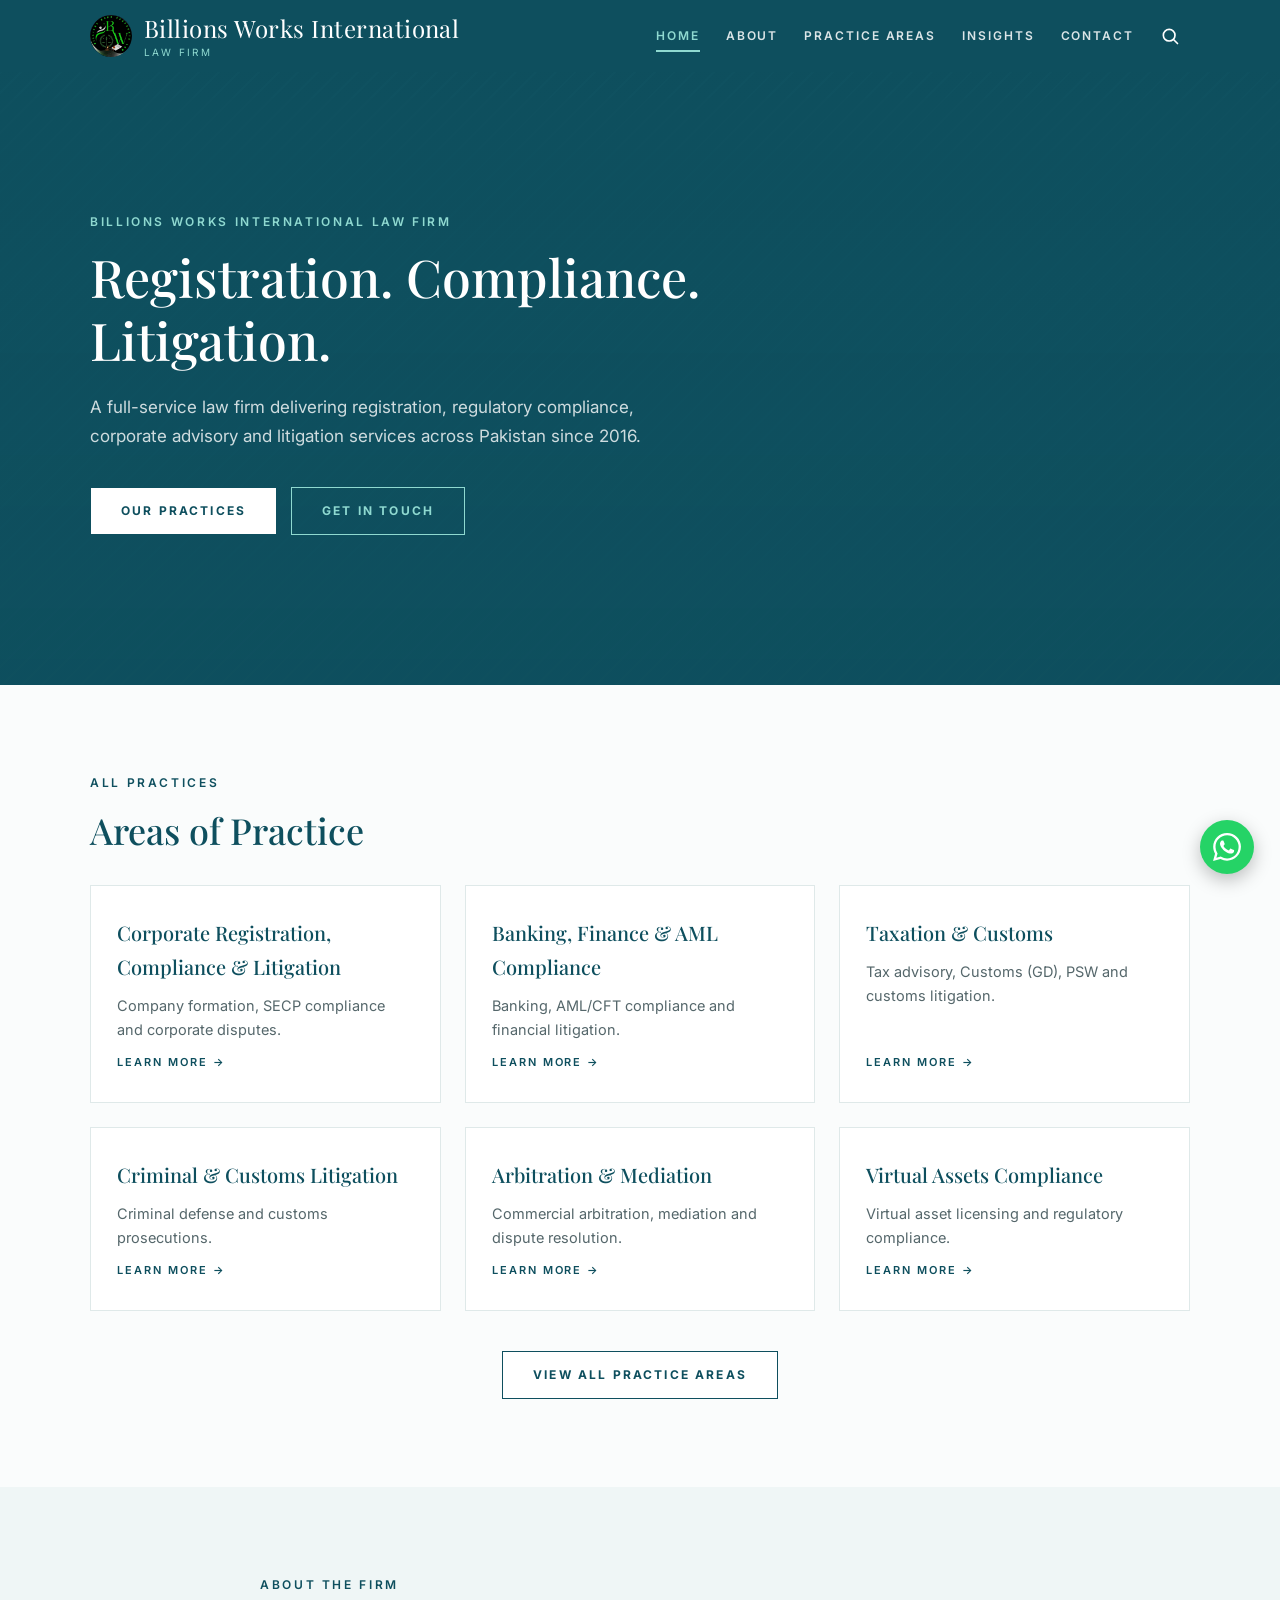
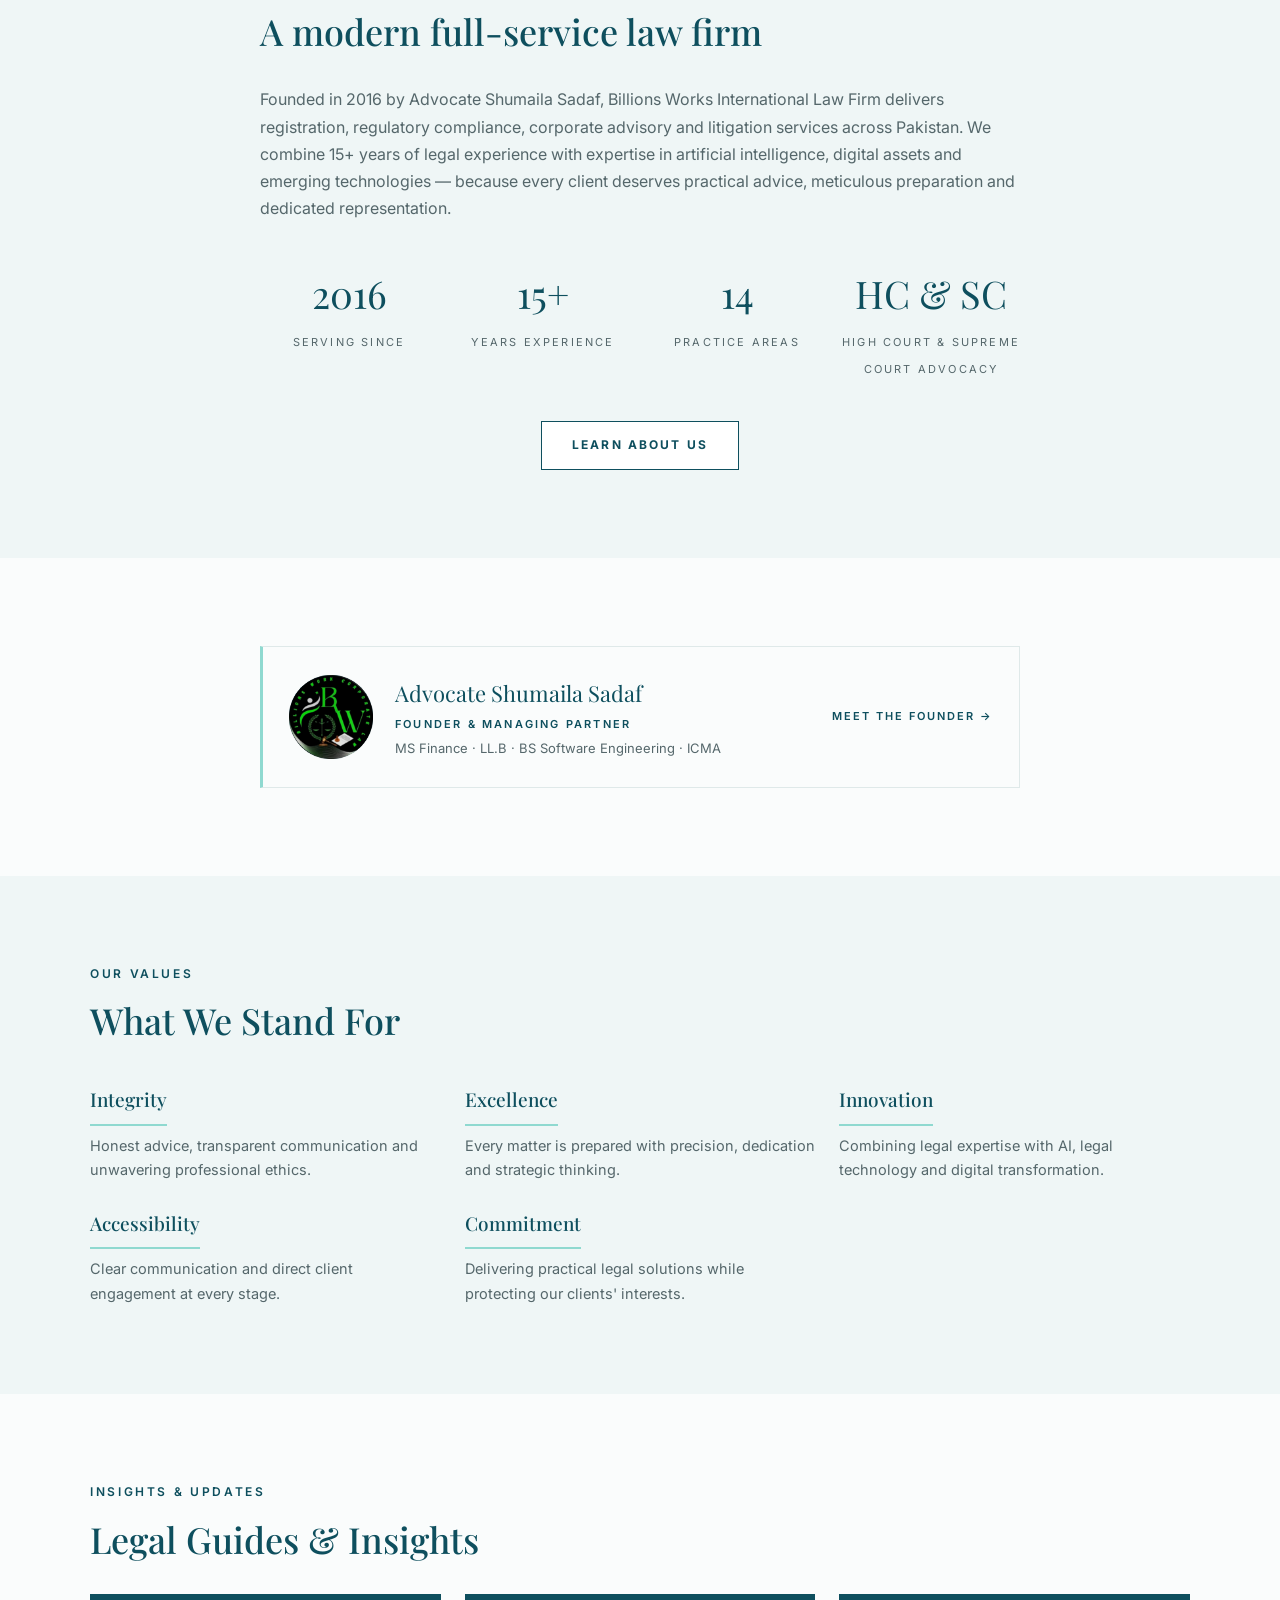
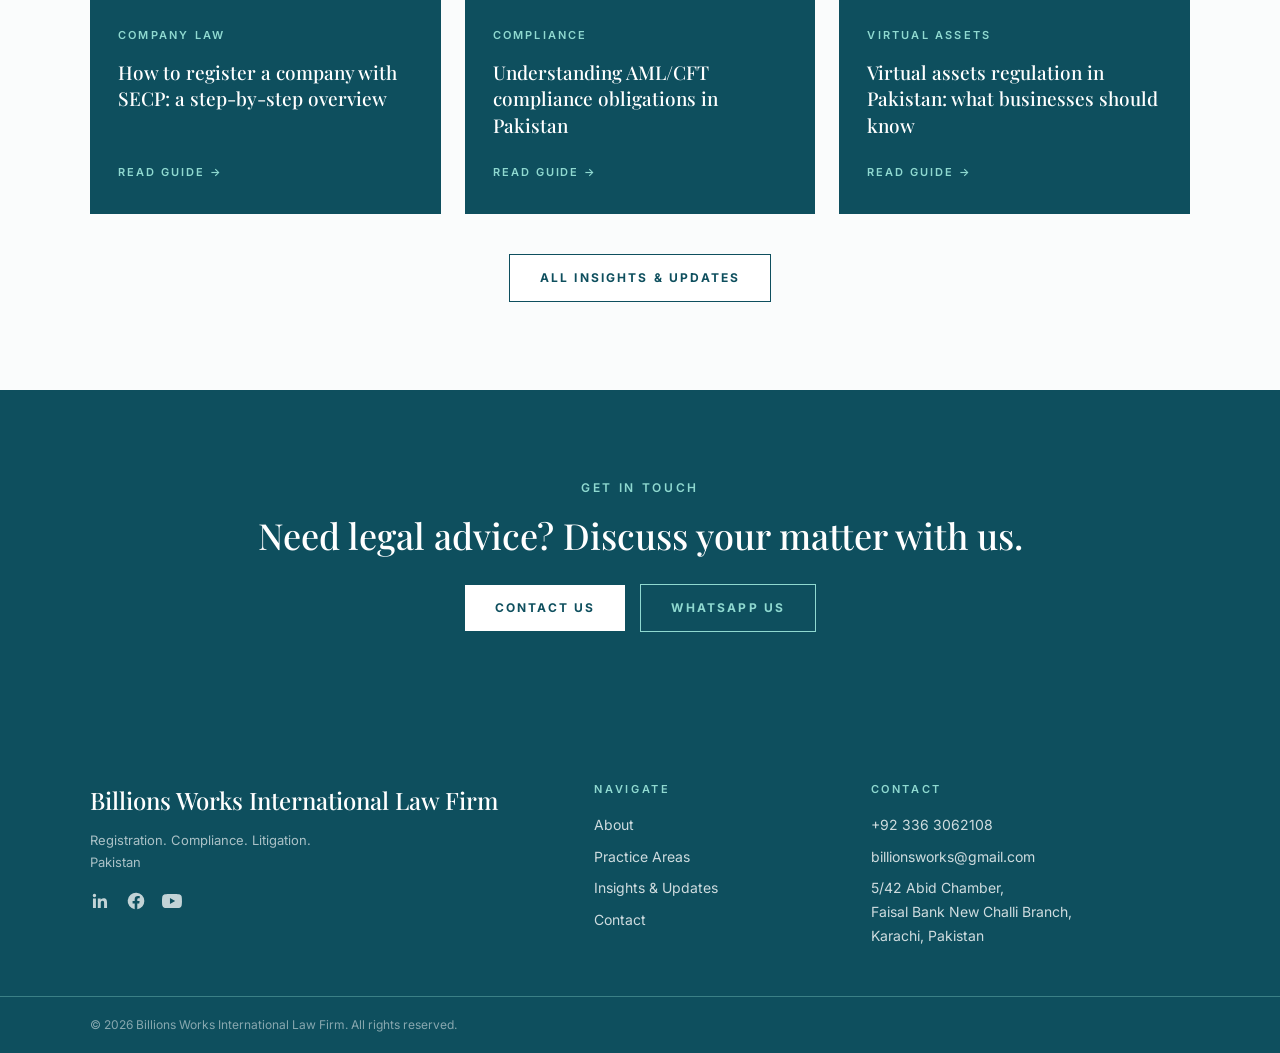
<file: index.html>
<!DOCTYPE html>
<html lang="en">
<head>
  <meta charset="UTF-8">
  <meta name="viewport" content="width=device-width, initial-scale=1.0">
  <meta name="theme-color" content="#0e4f5e">
  <!-- EDIT: page title (shown in the browser tab) -->
  <title>Billions Works International Law Firm — Registration, Compliance &amp; Litigation | Pakistan</title>
  <meta name="description" content="Billions Works International Law Firm is a full-service law firm in Pakistan delivering registration, regulatory compliance, corporate advisory and litigation services since 2016. Corporate, banking &amp; AML, taxation &amp; customs, arbitration, virtual assets and more.">

  <!-- Fonts: Playfair Display (serif headings) + Inter (UI text) -->
  <link rel="preconnect" href="https://fonts.googleapis.com">
  <link rel="preconnect" href="https://fonts.gstatic.com" crossorigin>
  <link href="https://fonts.googleapis.com/css2?family=Playfair+Display:ital,wght@0,400;0,500;0,600;1,400&family=Inter:wght@300;400;500;600&display=swap" rel="stylesheet">

  <link rel="stylesheet" href="style.css">
  <link rel="icon" type="image/png" sizes="32x32" href="images/favicon-32.png">
  <link rel="icon" type="image/png" sizes="192x192" href="images/favicon-192.png">
  <link rel="apple-touch-icon" href="images/favicon-circle.png">
  <!-- SEO: canonical + social sharing cards -->
  <link rel="canonical" href="https://taimoor-kamran.github.io/advocate-website/">
  <meta property="og:type" content="website">
  <meta property="og:site_name" content="Billions Works International Law Firm">
  <meta property="og:title" content="Billions Works International Law Firm — Registration, Compliance &amp; Litigation | Pakistan">
  <meta property="og:description" content="Billions Works International Law Firm is a full-service law firm in Pakistan delivering registration, regulatory compliance, corporate advisory and litigation services since 2016. Corporate, banking &amp; AML, taxation &amp; customs, arbitration, virtual assets and more.">
  <meta property="og:url" content="https://taimoor-kamran.github.io/advocate-website/">
  <meta property="og:image" content="https://taimoor-kamran.github.io/advocate-website/images/favicon-circle.png">
  <meta property="og:image:alt" content="Billions Works International Law Firm logo">
  <meta name="twitter:card" content="summary">
  <meta name="twitter:title" content="Billions Works International Law Firm — Registration, Compliance &amp; Litigation | Pakistan">
  <meta name="twitter:description" content="Billions Works International Law Firm is a full-service law firm in Pakistan delivering registration, regulatory compliance, corporate advisory and litigation services since 2016. Corporate, banking &amp; AML, taxation &amp; customs, arbitration, virtual assets and more.">
  <meta name="twitter:image" content="https://taimoor-kamran.github.io/advocate-website/images/favicon-circle.png">

  <!-- Structured data for search engines -->
  <script type="application/ld+json">
  {
    "@context": "https://schema.org",
    "@type": "LegalService",
    "name": "Billions Works International Law Firm",
    "description": "Full-service law firm in Pakistan delivering registration, regulatory compliance, corporate advisory and litigation services since 2016.",
    "url": "https://taimoor-kamran.github.io/advocate-website/",
    "logo": "https://taimoor-kamran.github.io/advocate-website/images/favicon-circle.png",
    "image": "https://taimoor-kamran.github.io/advocate-website/images/favicon-circle.png",
    "sameAs": [
      "https://www.linkedin.com/in/advocate-shumaila-sadaf-aa72b840a/",
      "https://www.facebook.com/share/1FBRVCXAx5/",
      "https://youtube.com/@billionsworkslaw"
    ],
    "foundingDate": "2016",
    "founder": {
      "@type": "Person",
      "name": "Shumaila Sadaf",
      "jobTitle": "Founder & Managing Partner"
    },
    "areaServed": {
      "@type": "Country",
      "name": "Pakistan"
    },
    "telephone": "+92 336 3062108",
    "email": "billionsworks@gmail.com",
    "address": {
      "@type": "PostalAddress",
      "streetAddress": "5/42 Abid Chamber, Faisal Bank New Challi Branch",
      "addressLocality": "Karachi",
      "addressCountry": "PK"
    }
  }
  </script>
</head>
<body>

  <!-- ============================================================
       HEADER  (identical on every page — if you edit it here,
       copy the same block into the other .html files)
       ============================================================ -->
  <header class="site-header">
    <div class="header-inner">

      <!-- EDIT: firm name + tagline -->
      <a href="index.html" class="logo">
        <img src="images/billion_works_logo.jpeg" alt="Billions Works International Law Firm logo" class="logo-icon">
        <span class="logo-text">
          <span class="logo-name">Billions Works International</span>
          <span class="logo-tag">Law Firm</span>
        </span>
      </a>

      <div class="header-actions">
        <!-- Desktop nav — visible from 992px up; hamburger takes over below -->
        <nav class="desktop-nav" aria-label="Primary">
          <a href="index.html" class="active">Home</a>
          <a href="about.html">About</a>
          <a href="practice-areas.html">Practice Areas</a>
          <a href="news.html">Insights</a>
          <a href="contact.html">Contact</a>
        </nav>
        <!-- Search icon — toggles the search bar (script.js) -->
        <button class="icon-btn search-toggle" aria-label="Toggle search" aria-expanded="false">
          <svg viewBox="0 0 24 24" width="20" height="20" fill="none" stroke="currentColor" stroke-width="2" stroke-linecap="round">
            <circle cx="11" cy="11" r="7"></circle>
            <line x1="21" y1="21" x2="16.5" y2="16.5"></line>
          </svg>
        </button>

        <!-- Hamburger — opens the slide-in menu (script.js) -->
        <button class="icon-btn menu-toggle" aria-label="Open menu" aria-expanded="false">
          <svg viewBox="0 0 24 24" width="22" height="22" fill="none" stroke="currentColor" stroke-width="2" stroke-linecap="round">
            <line x1="3" y1="6"  x2="21" y2="6"></line>
            <line x1="3" y1="12" x2="21" y2="12"></line>
            <line x1="3" y1="18" x2="21" y2="18"></line>
          </svg>
        </button>
      </div>
    </div>

    <!-- Search bar (hidden until the search icon is tapped) -->
    <div class="search-bar" id="searchBar">
      <div class="search-bar-inner">
        <input type="search" placeholder="Search the site…" aria-label="Search">
        <button class="search-close" aria-label="Close search">&times;</button>
      </div>
    </div>
  </header>

  <!-- ============================================================
       SLIDE-IN MENU + OVERLAY (identical on every page)
       ============================================================ -->
  <div class="menu-overlay" id="menuOverlay"></div>

  <nav class="mobile-menu" id="mobileMenu" aria-label="Main navigation">
    <div class="menu-top">
      <span class="menu-label">MENU</span>
      <button class="menu-close" aria-label="Close menu">
        <svg viewBox="0 0 24 24" width="22" height="22" fill="none" stroke="currentColor" stroke-width="2" stroke-linecap="round">
          <line x1="5" y1="5" x2="19" y2="19"></line>
          <line x1="19" y1="5" x2="5" y2="19"></line>
        </svg>
      </button>
    </div>

    <!-- Two sliding panels: main links, and the nested EXPERIENCE panel -->
    <div class="menu-panels">

      <!-- Panel 1: main links -->
      <ul class="menu-panel menu-main">
        <li><a href="index.html">Home</a></li>
        <li><a href="about.html">About the Firm</a></li>
        <li>
          <!-- Opens the nested EXPERIENCE panel -->
          <button class="submenu-open">
            Experience
            <svg viewBox="0 0 24 24" width="16" height="16" fill="none" stroke="currentColor" stroke-width="2" stroke-linecap="round"><polyline points="9 5 16 12 9 19"></polyline></svg>
          </button>
        </li>
        <li><a href="news.html">Insights &amp; Updates</a></li>
        <li><a href="contact.html">Contact</a></li>
      </ul>

      <!-- Panel 2: nested EXPERIENCE submenu -->
      <ul class="menu-panel menu-sub">
        <li>
          <button class="submenu-back">
            <svg viewBox="0 0 24 24" width="16" height="16" fill="none" stroke="currentColor" stroke-width="2" stroke-linecap="round"><polyline points="15 5 8 12 15 19"></polyline></svg>
            Back
          </button>
        </li>
        <li class="menu-sub-label">EXPERIENCE</li>
        <li><a href="practice-areas.html">Practice Areas</a></li>
        <li><a href="practice-areas.html#industries">Industries</a></li>
        <li><a href="practice-areas.html#regions">Regions</a></li>
      </ul>
    </div>

    <!-- EDIT: contact details shown at the bottom of the menu -->
    <div class="menu-footer">
      <a href="tel:+923363062108">+92 336 3062108</a>
      <a href="mailto:billionsworks@gmail.com">billionsworks@gmail.com</a>
    </div>
  </nav>

  <!-- ============================================================
       HERO
       ============================================================ -->
  <section class="hero">
    <div class="container">
      <p class="eyebrow fade-in">BILLIONS WORKS INTERNATIONAL LAW FIRM</p>
      <!-- EDIT: main hero headline -->
      <h1 class="fade-in">Registration. Compliance. Litigation.</h1>
      <!-- EDIT: hero paragraph -->
      <p class="hero-lead fade-in">
        A full-service law firm delivering registration, regulatory
        compliance, corporate advisory and litigation services across
        Pakistan since 2016.
      </p>
      <div class="hero-cta fade-in">
        <a href="practice-areas.html" class="btn btn-light">Our Practices</a>
        <a href="contact.html" class="btn btn-outline-light">Get in Touch</a>
      </div>
    </div>
  </section>

  <!-- ============================================================
       PRACTICE AREA HIGHLIGHTS
       ============================================================ -->
  <section class="section">
    <div class="container">
      <p class="eyebrow eyebrow-dark fade-in">ALL PRACTICES</p>
      <h2 class="section-title fade-in">Areas of Practice</h2>

      <!-- EDIT: pick which practices to highlight on the homepage -->
      <div class="grid grid-3">
        <a href="practice-areas.html#corporate" class="practice-card fade-in">
          <h3>Corporate Registration, Compliance &amp; Litigation</h3>
          <p>Company formation, SECP compliance and corporate disputes.</p>
          <span class="card-link">Learn more →</span>
        </a>
        <a href="practice-areas.html#banking" class="practice-card fade-in">
          <h3>Banking, Finance &amp; AML Compliance</h3>
          <p>Banking, AML/CFT compliance and financial litigation.</p>
          <span class="card-link">Learn more →</span>
        </a>
        <a href="practice-areas.html#taxation" class="practice-card fade-in">
          <h3>Taxation &amp; Customs</h3>
          <p>Tax advisory, Customs (GD), PSW and customs litigation.</p>
          <span class="card-link">Learn more →</span>
        </a>
        <a href="practice-areas.html#criminal" class="practice-card fade-in">
          <h3>Criminal &amp; Customs Litigation</h3>
          <p>Criminal defense and customs prosecutions.</p>
          <span class="card-link">Learn more →</span>
        </a>
        <a href="practice-areas.html#arbitration" class="practice-card fade-in">
          <h3>Arbitration &amp; Mediation</h3>
          <p>Commercial arbitration, mediation and dispute resolution.</p>
          <span class="card-link">Learn more →</span>
        </a>
        <a href="practice-areas.html#virtual-assets" class="practice-card fade-in">
          <h3>Virtual Assets Compliance</h3>
          <p>Virtual asset licensing and regulatory compliance.</p>
          <span class="card-link">Learn more →</span>
        </a>
      </div>

      <div class="section-more fade-in">
        <a href="practice-areas.html" class="btn btn-navy">View All Practice Areas</a>
      </div>
    </div>
  </section>

  <!-- ============================================================
       ABOUT THE FIRM — PREVIEW
       ============================================================ -->
  <section class="section section-tint">
    <div class="container narrow">
      <p class="eyebrow eyebrow-dark fade-in">ABOUT THE FIRM</p>
      <h2 class="section-title fade-in">A modern full-service law firm</h2>

      <div class="prose fade-in">
        <p>
          Founded in 2016 by Advocate Shumaila Sadaf, Billions Works
          International Law Firm delivers registration, regulatory compliance,
          corporate advisory and litigation services across Pakistan.
          We combine 15+ years of legal experience with expertise in artificial
          intelligence, digital assets and emerging technologies — because every
          client deserves practical advice, meticulous preparation and dedicated
          representation.
        </p>
      </div>

      <div class="stats-row">
        <div class="stat fade-in">
          <span class="stat-number">2016</span>
          <span class="stat-label">SERVING SINCE</span>
        </div>
        <div class="stat fade-in">
          <span class="stat-number">15+</span>
          <span class="stat-label">YEARS EXPERIENCE</span>
        </div>
        <div class="stat fade-in">
          <span class="stat-number">14</span>
          <span class="stat-label">PRACTICE AREAS</span>
        </div>
        <div class="stat fade-in">
          <span class="stat-number">HC&nbsp;&amp;&nbsp;SC</span>
          <span class="stat-label">HIGH COURT &amp; SUPREME COURT ADVOCACY</span>
        </div>
      </div>

      <div class="section-more fade-in">
        <a href="about.html" class="btn btn-navy">Learn About Us</a>
      </div>
    </div>
  </section>

  <!-- ============================================================
       FOUNDER HIGHLIGHT
       ============================================================ -->
  <section class="section">
    <div class="container narrow">
      <a href="about.html" class="founder-strip fade-in">
        <span class="founder-avatar" aria-hidden="true"><img src="./images/favicon-circle.png" alt=""></span>
        <span class="founder-strip-text">
          <span class="founder-strip-name">Advocate Shumaila Sadaf</span>
          <span class="founder-strip-role">Founder &amp; Managing Partner</span>
          <span class="founder-strip-quals">MS Finance&nbsp;·&nbsp;LL.B&nbsp;·&nbsp;BS Software Engineering&nbsp;·&nbsp;ICMA</span>
        </span>
        <span class="card-link">Meet the founder →</span>
      </a>
    </div>
  </section>

  <!-- ============================================================
       WHAT WE STAND FOR (compact — full version on about.html)
       ============================================================ -->
  <section class="section section-tint">
    <div class="container">
      <p class="eyebrow eyebrow-dark fade-in">OUR VALUES</p>
      <h2 class="section-title fade-in">What We Stand For</h2>

      <div class="grid grid-3 values-grid">
        <div class="value-item fade-in">
          <h3>Integrity</h3>
          <p>Honest advice, transparent communication and unwavering professional ethics.</p>
        </div>
        <div class="value-item fade-in">
          <h3>Excellence</h3>
          <p>Every matter is prepared with precision, dedication and strategic thinking.</p>
        </div>
        <div class="value-item fade-in">
          <h3>Innovation</h3>
          <p>Combining legal expertise with AI, legal technology and digital transformation.</p>
        </div>
        <div class="value-item fade-in">
          <h3>Accessibility</h3>
          <p>Clear communication and direct client engagement at every stage.</p>
        </div>
        <div class="value-item fade-in">
          <h3>Commitment</h3>
          <p>Delivering practical legal solutions while protecting our clients' interests.</p>
        </div>
      </div>
    </div>
  </section>

  <!-- ============================================================
       INSIGHTS & UPDATES — educational guides, kept in sync with news.html
       ============================================================ -->
  <section class="section">
    <div class="container">
      <p class="eyebrow eyebrow-dark fade-in">INSIGHTS &amp; UPDATES</p>
      <h2 class="section-title fade-in">Legal Guides &amp; Insights</h2>

      <div class="grid grid-3">
        <a href="news.html#secp-registration" class="news-card fade-in">
          <span class="news-date">COMPANY LAW</span>
          <h3>How to register a company with SECP: a step-by-step overview</h3>
          <span class="card-link">Read guide →</span>
        </a>
        <a href="news.html#aml-compliance" class="news-card fade-in">
          <span class="news-date">COMPLIANCE</span>
          <h3>Understanding AML/CFT compliance obligations in Pakistan</h3>
          <span class="card-link">Read guide →</span>
        </a>
        <a href="news.html#virtual-assets" class="news-card fade-in">
          <span class="news-date">VIRTUAL ASSETS</span>
          <h3>Virtual assets regulation in Pakistan: what businesses should know</h3>
          <span class="card-link">Read guide →</span>
        </a>
      </div>

      <div class="section-more fade-in">
        <a href="news.html" class="btn btn-navy">All Insights &amp; Updates</a>
      </div>
    </div>
  </section>

  <!-- ============================================================
       CTA BAND
       ============================================================ -->
  <section class="section section-navy cta-band">
    <div class="container">
      <p class="eyebrow fade-in">GET IN TOUCH</p>
      <h2 class="section-title-light fade-in">Need legal advice? Discuss your matter with us.</h2>
      <div class="cta-actions fade-in">
        <a href="contact.html" class="btn btn-light">Contact Us</a>
        <a href="https://wa.me/923363062108" class="btn btn-outline-light" rel="noopener" target="_blank">WhatsApp Us</a>
      </div>
    </div>
  </section>

  <!-- ============================================================
       FOOTER (identical on every page)
       ============================================================ -->
  <footer class="site-footer">
    <div class="container footer-grid">

      <!-- EDIT: footer firm name + blurb -->
      <div>
        <p class="footer-name">Billions Works International Law Firm</p>
        <p class="footer-blurb">Registration. Compliance. Litigation.<br>Pakistan</p>
        <!-- EDIT: social profile links -->
        <div class="footer-social">
          <a href="https://www.linkedin.com/in/advocate-shumaila-sadaf-aa72b840a/" target="_blank" rel="noopener" aria-label="LinkedIn">
            <svg viewBox="0 0 24 24" aria-hidden="true"><path d="M20.45 20.45h-3.55v-5.57c0-1.33-.03-3.04-1.85-3.04-1.86 0-2.14 1.45-2.14 2.94v5.67H9.36V9h3.41v1.56h.05c.47-.9 1.63-1.85 3.36-1.85 3.6 0 4.27 2.37 4.27 5.46v6.28zM5.34 7.43a2.06 2.06 0 1 1 0-4.12 2.06 2.06 0 0 1 0 4.12zM7.12 20.45H3.56V9h3.56v11.45z"/></svg>
          </a>
          <a href="https://www.facebook.com/share/1FBRVCXAx5/" target="_blank" rel="noopener" aria-label="Facebook">
            <svg viewBox="0 0 24 24" aria-hidden="true"><path d="M22 12a10 10 0 1 0-11.56 9.88v-6.99H7.9V12h2.54V9.8c0-2.5 1.49-3.89 3.77-3.89 1.09 0 2.23.2 2.23.2v2.46h-1.26c-1.24 0-1.63.77-1.63 1.56V12h2.78l-.44 2.89h-2.34v6.99A10 10 0 0 0 22 12z"/></svg>
          </a>
          <a href="https://youtube.com/@billionsworkslaw?si=fEKze50waWRaMgQy" target="_blank" rel="noopener" aria-label="YouTube">
            <svg viewBox="0 0 24 24" aria-hidden="true"><path d="M23.5 6.19a3.02 3.02 0 0 0-2.12-2.14C19.5 3.55 12 3.55 12 3.55s-7.5 0-9.38.5A3.02 3.02 0 0 0 .5 6.19C0 8.07 0 12 0 12s0 3.93.5 5.81a3.02 3.02 0 0 0 2.12 2.14c1.88.5 9.38.5 9.38.5s7.5 0 9.38-.5a3.02 3.02 0 0 0 2.12-2.14C24 15.93 24 12 24 12s0-3.93-.5-5.81zM9.55 15.57V8.43L15.82 12l-6.27 3.57z"/></svg>
          </a>
        </div>
      </div>

      <div>
        <p class="footer-heading">NAVIGATE</p>
        <ul class="footer-links">
          <li><a href="about.html">About</a></li>
          <li><a href="practice-areas.html">Practice Areas</a></li>
          <li><a href="news.html">Insights &amp; Updates</a></li>
          <li><a href="contact.html">Contact</a></li>
        </ul>
      </div>

      <!-- EDIT: contact details -->
      <div>
        <p class="footer-heading">CONTACT</p>
        <ul class="footer-links">
          <li><a href="tel:+923363062108">+92 336 3062108</a></li>
          <li><a href="mailto:billionsworks@gmail.com">billionsworks@gmail.com</a></li>
          <li>5/42 Abid Chamber,<br>Faisal Bank New Challi Branch,<br>Karachi, Pakistan</li>
        </ul>
      </div>
    </div>

    <div class="footer-bottom">
      <div class="container">
        <!-- EDIT: copyright line -->
        <p>&copy; 2026 Billions Works International Law Firm. All rights reserved.</p>
      </div>
    </div>
  </footer>

  <!-- Floating WhatsApp button — opens a chat with the firm.
       EDIT: change the number after wa.me/ (country code, no + or spaces). -->
  <a class="whatsapp-float" href="https://wa.me/923363062108" target="_blank" rel="noopener" aria-label="Chat with us on WhatsApp">
    <svg viewBox="0 0 24 24" aria-hidden="true"><path d="M17.47 14.38c-.3-.15-1.76-.87-2.03-.97-.27-.1-.47-.15-.67.15-.2.3-.77.97-.94 1.17-.17.2-.35.22-.64.07-.3-.15-1.26-.46-2.4-1.48-.88-.79-1.48-1.76-1.65-2.06-.17-.3-.02-.46.13-.6.13-.14.3-.35.44-.53.15-.17.2-.3.3-.5.1-.2.05-.37-.02-.52-.08-.15-.67-1.61-.92-2.21-.24-.58-.49-.5-.67-.51h-.57c-.2 0-.52.07-.8.37-.27.3-1.04 1.02-1.04 2.5 0 1.47 1.07 2.89 1.22 3.09.15.2 2.11 3.22 5.1 4.51.71.31 1.27.49 1.7.63.72.23 1.37.2 1.88.12.57-.09 1.76-.72 2.01-1.42.25-.7.25-1.29.17-1.42-.07-.12-.27-.2-.57-.34zM12.05 21.79h-.01a9.87 9.87 0 0 1-5.03-1.38l-.36-.21-3.74.98 1-3.65-.24-.37a9.86 9.86 0 0 1-1.51-5.26c0-5.45 4.44-9.88 9.9-9.88a9.83 9.83 0 0 1 6.99 2.9 9.83 9.83 0 0 1 2.9 6.99c0 5.45-4.44 9.88-9.9 9.88zm8.42-18.3A11.82 11.82 0 0 0 12.05 0C5.5 0 .16 5.33.16 11.89c0 2.1.55 4.14 1.59 5.94L.06 24l6.33-1.66a11.88 11.88 0 0 0 5.66 1.44h.01c6.55 0 11.89-5.33 11.89-11.89 0-3.18-1.24-6.16-3.48-8.4z"/></svg>
  </a>

  <script src="script.js"></script>
</body>
</html>
</file>
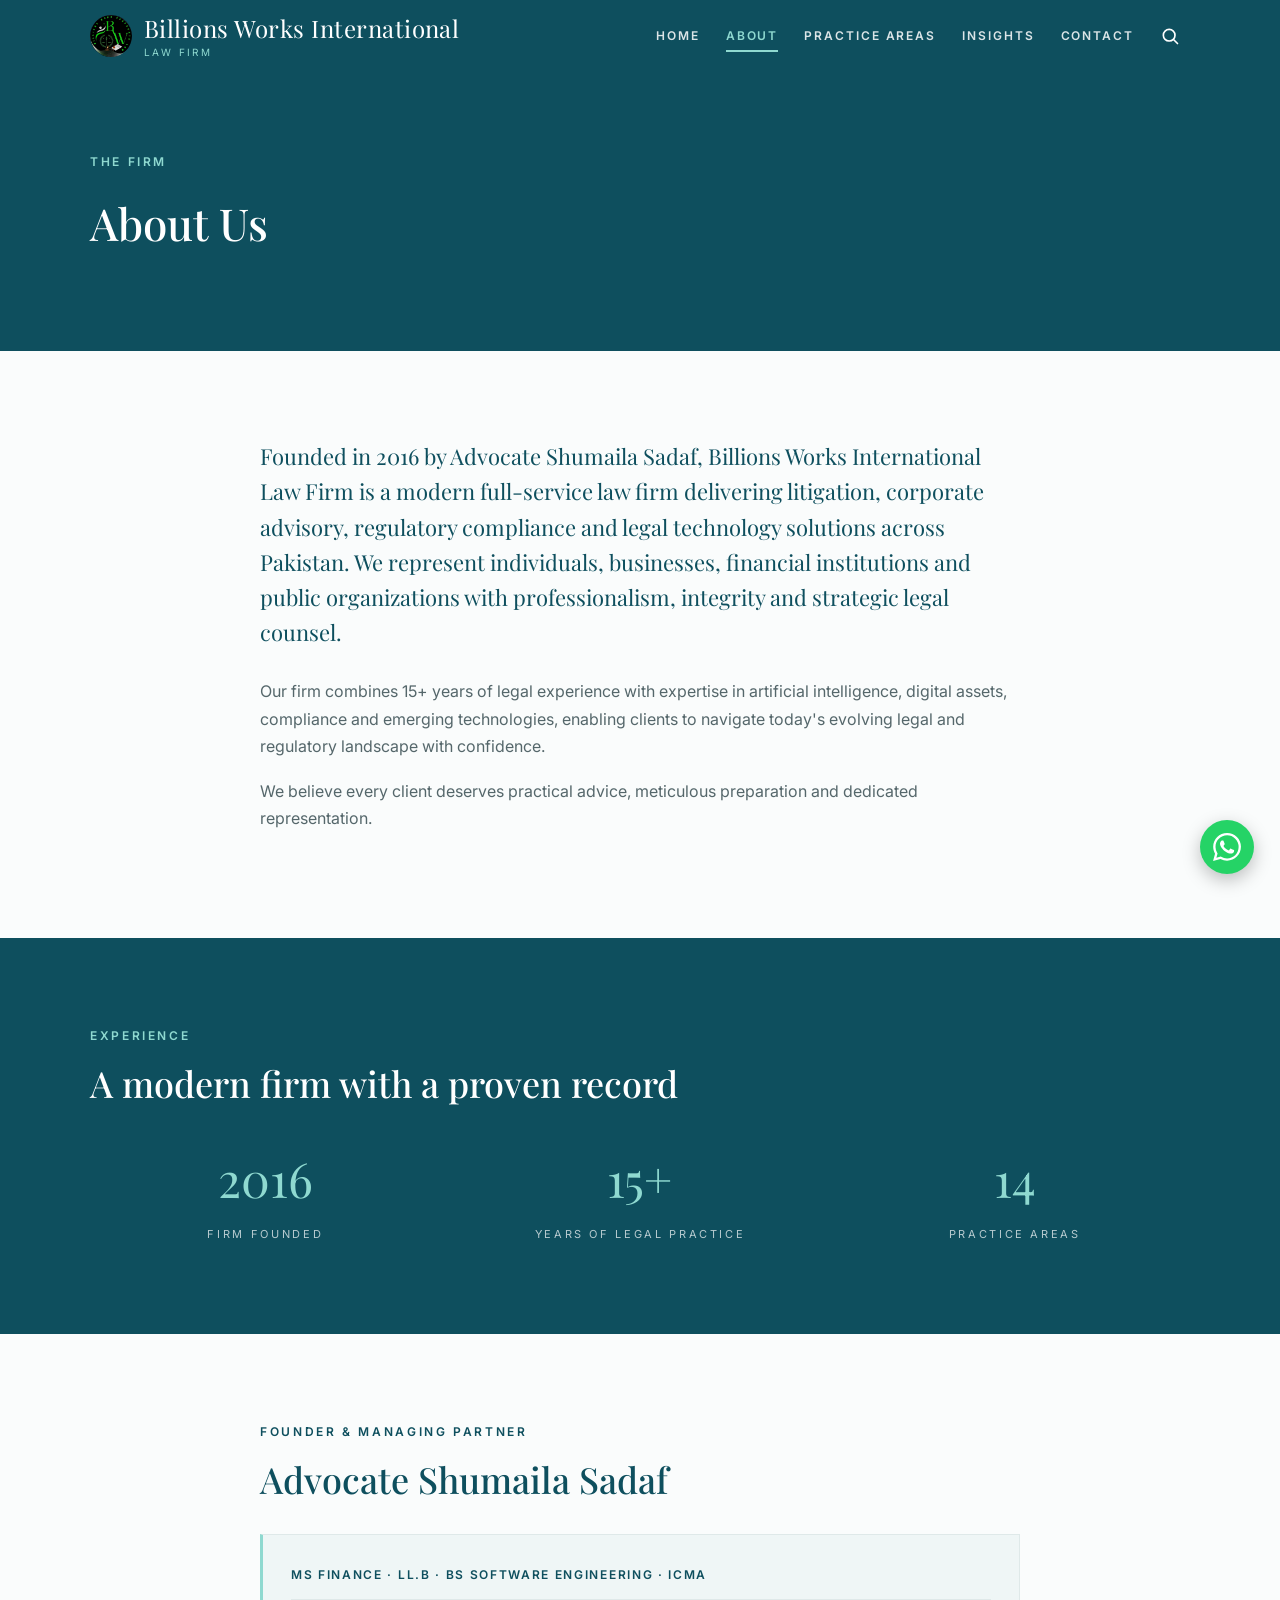
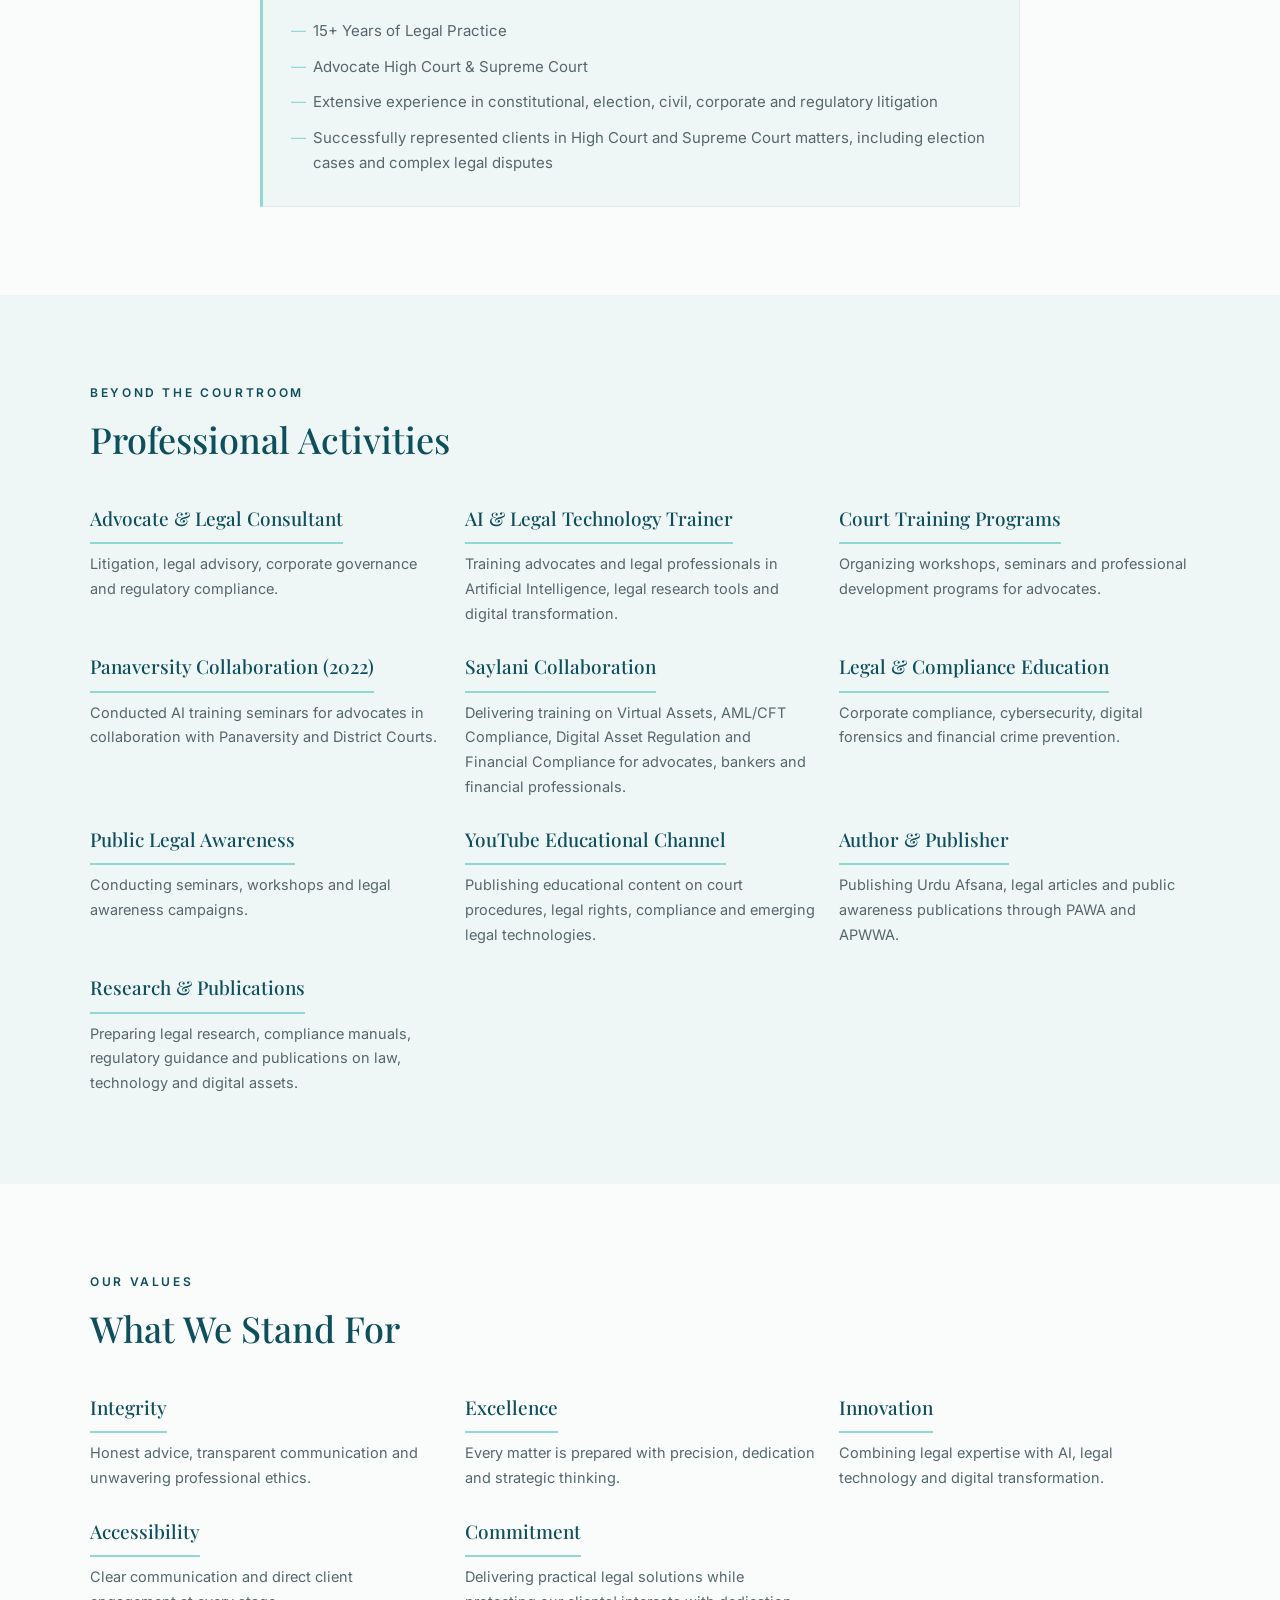
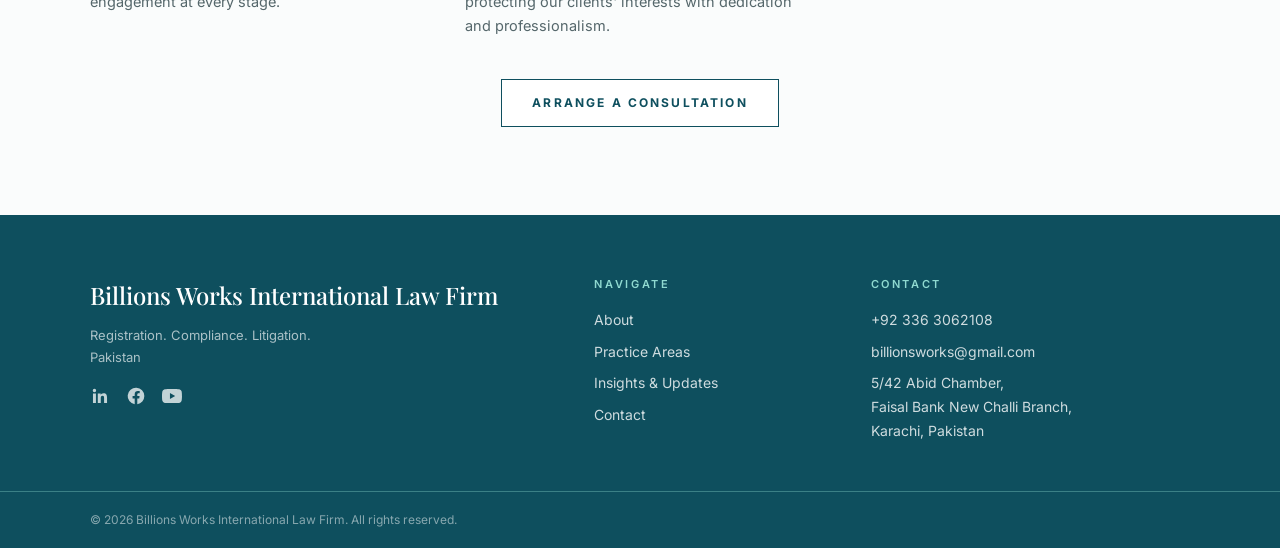
<file: about.html>
<!DOCTYPE html>
<html lang="en">
<head>
  <meta charset="UTF-8">
  <meta name="viewport" content="width=device-width, initial-scale=1.0">
  <meta name="theme-color" content="#0e4f5e">
  <!-- EDIT: page title -->
  <title>About Us — Billions Works International Law Firm | Advocate Shumaila Sadaf</title>
  <meta name="description" content="Founded in 2016 by Advocate Shumaila Sadaf, Billions Works International Law Firm delivers litigation, corporate advisory, regulatory compliance and legal technology solutions across Pakistan — combining 15+ years of legal experience with expertise in AI, digital assets and compliance.">

  <link rel="preconnect" href="https://fonts.googleapis.com">
  <link rel="preconnect" href="https://fonts.gstatic.com" crossorigin>
  <link href="https://fonts.googleapis.com/css2?family=Playfair+Display:ital,wght@0,400;0,500;0,600;1,400&family=Inter:wght@300;400;500;600&display=swap" rel="stylesheet">

  <link rel="stylesheet" href="style.css">
  <link rel="icon" type="image/png" sizes="32x32" href="images/favicon-32.png">
  <link rel="icon" type="image/png" sizes="192x192" href="images/favicon-192.png">
  <link rel="apple-touch-icon" href="images/favicon-circle.png">
  <!-- SEO: canonical + social sharing cards -->
  <link rel="canonical" href="https://taimoor-kamran.github.io/advocate-website/about.html">
  <meta property="og:type" content="website">
  <meta property="og:site_name" content="Billions Works International Law Firm">
  <meta property="og:title" content="About Us — Billions Works International Law Firm | Advocate Shumaila Sadaf">
  <meta property="og:description" content="Founded in 2016 by Advocate Shumaila Sadaf, Billions Works International Law Firm delivers litigation, corporate advisory, regulatory compliance and legal technology solutions across Pakistan — combining 15+ years of legal experience with expertise in AI, digital assets and compliance.">
  <meta property="og:url" content="https://taimoor-kamran.github.io/advocate-website/about.html">
  <meta property="og:image" content="https://taimoor-kamran.github.io/advocate-website/images/favicon-circle.png">
  <meta property="og:image:alt" content="Billions Works International Law Firm logo">
  <meta name="twitter:card" content="summary">
  <meta name="twitter:title" content="About Us — Billions Works International Law Firm | Advocate Shumaila Sadaf">
  <meta name="twitter:description" content="Founded in 2016 by Advocate Shumaila Sadaf, Billions Works International Law Firm delivers litigation, corporate advisory, regulatory compliance and legal technology solutions across Pakistan — combining 15+ years of legal experience with expertise in AI, digital assets and compliance.">
  <meta name="twitter:image" content="https://taimoor-kamran.github.io/advocate-website/images/favicon-circle.png">
</head>
<body>

  <!-- ======================= HEADER (shared) ======================= -->
  <header class="site-header">
    <div class="header-inner">
      <a href="index.html" class="logo">
        <img src="images/billion_works_logo.jpeg" alt="Billions Works International Law Firm logo" class="logo-icon">
        <span class="logo-text">
          <span class="logo-name">Billions Works International</span>
          <span class="logo-tag">Law Firm</span>
        </span>
      </a>
      <div class="header-actions">
        <!-- Desktop nav — visible from 992px up; hamburger takes over below -->
        <nav class="desktop-nav" aria-label="Primary">
          <a href="index.html">Home</a>
          <a href="about.html" class="active">About</a>
          <a href="practice-areas.html">Practice Areas</a>
          <a href="news.html">Insights</a>
          <a href="contact.html">Contact</a>
        </nav>
        <button class="icon-btn search-toggle" aria-label="Toggle search" aria-expanded="false">
          <svg viewBox="0 0 24 24" width="20" height="20" fill="none" stroke="currentColor" stroke-width="2" stroke-linecap="round">
            <circle cx="11" cy="11" r="7"></circle>
            <line x1="21" y1="21" x2="16.5" y2="16.5"></line>
          </svg>
        </button>
        <button class="icon-btn menu-toggle" aria-label="Open menu" aria-expanded="false">
          <svg viewBox="0 0 24 24" width="22" height="22" fill="none" stroke="currentColor" stroke-width="2" stroke-linecap="round">
            <line x1="3" y1="6"  x2="21" y2="6"></line>
            <line x1="3" y1="12" x2="21" y2="12"></line>
            <line x1="3" y1="18" x2="21" y2="18"></line>
          </svg>
        </button>
      </div>
    </div>
    <div class="search-bar" id="searchBar">
      <div class="search-bar-inner">
        <input type="search" placeholder="Search the site…" aria-label="Search">
        <button class="search-close" aria-label="Close search">&times;</button>
      </div>
    </div>
  </header>

  <!-- ================== SLIDE-IN MENU (shared) ==================== -->
  <div class="menu-overlay" id="menuOverlay"></div>
  <nav class="mobile-menu" id="mobileMenu" aria-label="Main navigation">
    <div class="menu-top">
      <span class="menu-label">MENU</span>
      <button class="menu-close" aria-label="Close menu">
        <svg viewBox="0 0 24 24" width="22" height="22" fill="none" stroke="currentColor" stroke-width="2" stroke-linecap="round">
          <line x1="5" y1="5" x2="19" y2="19"></line>
          <line x1="19" y1="5" x2="5" y2="19"></line>
        </svg>
      </button>
    </div>
    <div class="menu-panels">
      <ul class="menu-panel menu-main">
        <li><a href="index.html">Home</a></li>
        <li><a href="about.html">About the Firm</a></li>
        <li>
          <button class="submenu-open">
            Experience
            <svg viewBox="0 0 24 24" width="16" height="16" fill="none" stroke="currentColor" stroke-width="2" stroke-linecap="round"><polyline points="9 5 16 12 9 19"></polyline></svg>
          </button>
        </li>
        <li><a href="news.html">Insights &amp; Updates</a></li>
        <li><a href="contact.html">Contact</a></li>
      </ul>
      <ul class="menu-panel menu-sub">
        <li>
          <button class="submenu-back">
            <svg viewBox="0 0 24 24" width="16" height="16" fill="none" stroke="currentColor" stroke-width="2" stroke-linecap="round"><polyline points="15 5 8 12 15 19"></polyline></svg>
            Back
          </button>
        </li>
        <li class="menu-sub-label">EXPERIENCE</li>
        <li><a href="practice-areas.html">Practice Areas</a></li>
        <li><a href="practice-areas.html#industries">Industries</a></li>
        <li><a href="practice-areas.html#regions">Regions</a></li>
      </ul>
    </div>
    <div class="menu-footer">
      <a href="tel:+923363062108">+92 336 3062108</a>
      <a href="mailto:billionsworks@gmail.com">billionsworks@gmail.com</a>
    </div>
  </nav>

  <!-- ======================= PAGE BANNER ========================== -->
  <section class="page-banner">
    <div class="container">
      <p class="eyebrow fade-in">THE FIRM</p>
      <h1 class="fade-in">About Us</h1>
    </div>
  </section>

  <!-- ======================= ABOUT CONTENT ======================== -->
  <section class="section">
    <div class="container narrow">

      <!-- EDIT: firm introduction -->
      <p class="lead fade-in">
        Founded in 2016 by Advocate Shumaila Sadaf, Billions Works International
        Law Firm is a modern full-service law firm delivering litigation,
        corporate advisory, regulatory compliance and legal technology solutions
        across Pakistan. We represent individuals, businesses, financial
        institutions and public organizations with professionalism, integrity
        and strategic legal counsel.
      </p>

      <div class="prose fade-in">
        <p>
          Our firm combines 15+ years of legal experience with expertise in
          artificial intelligence, digital assets, compliance and emerging
          technologies, enabling clients to navigate today's evolving legal and
          regulatory landscape with confidence.
        </p>
        <p>
          We believe every client deserves practical advice, meticulous
          preparation and dedicated representation.
        </p>
      </div>
    </div>
  </section>

  <!-- ======================= EXPERIENCE STATS ===================== -->
  <section class="section section-navy">
    <div class="container">
      <p class="eyebrow fade-in">EXPERIENCE</p>
      <h2 class="section-title-light fade-in">A modern firm with a proven record</h2>

      <!-- EDIT: statistics — change numbers and labels -->
      <div class="grid grid-3 stats-grid">
        <div class="stat fade-in">
          <span class="stat-number">2016</span>
          <span class="stat-label">FIRM FOUNDED</span>
        </div>
        <div class="stat fade-in">
          <span class="stat-number">15+</span>
          <span class="stat-label">YEARS OF LEGAL PRACTICE</span>
        </div>
        <div class="stat fade-in">
          <span class="stat-number">14</span>
          <span class="stat-label">PRACTICE AREAS</span>
        </div>
      </div>
    </div>
  </section>

  <!-- ======================= FOUNDER ============================== -->
  <section class="section">
    <div class="container narrow">
      <p class="eyebrow eyebrow-dark fade-in">FOUNDER &amp; MANAGING PARTNER</p>
      <h2 class="section-title fade-in">Advocate Shumaila Sadaf</h2>

      <!-- EDIT: founder profile card -->
      <div class="founder-card fade-in">
        <p class="founder-quals">MS Finance&nbsp;·&nbsp;LL.B&nbsp;·&nbsp;BS Software Engineering&nbsp;·&nbsp;ICMA</p>
        <ul class="founder-list">
          <li>15+ Years of Legal Practice</li>
          <li>Advocate High Court &amp; Supreme Court</li>
          <li>Extensive experience in constitutional, election, civil, corporate and regulatory litigation</li>
          <li>Successfully represented clients in High Court and Supreme Court matters, including election cases and complex legal disputes</li>
        </ul>
      </div>
    </div>
  </section>

  <!-- ================== PROFESSIONAL ACTIVITIES =================== -->
  <section class="section section-tint">
    <div class="container">
      <p class="eyebrow eyebrow-dark fade-in">BEYOND THE COURTROOM</p>
      <h2 class="section-title fade-in">Professional Activities</h2>

      <!-- EDIT: professional activities — add or remove items freely -->
      <div class="grid grid-3 values-grid">
        <div class="value-item fade-in">
          <h3>Advocate &amp; Legal Consultant</h3>
          <p>Litigation, legal advisory, corporate governance and regulatory compliance.</p>
        </div>
        <div class="value-item fade-in">
          <h3>AI &amp; Legal Technology Trainer</h3>
          <p>Training advocates and legal professionals in Artificial Intelligence, legal research tools and digital transformation.</p>
        </div>
        <div class="value-item fade-in">
          <h3>Court Training Programs</h3>
          <p>Organizing workshops, seminars and professional development programs for advocates.</p>
        </div>
        <div class="value-item fade-in">
          <h3>Panaversity Collaboration (2022)</h3>
          <p>Conducted AI training seminars for advocates in collaboration with Panaversity and District Courts.</p>
        </div>
        <div class="value-item fade-in">
          <h3>Saylani Collaboration</h3>
          <p>Delivering training on Virtual Assets, AML/CFT Compliance, Digital Asset Regulation and Financial Compliance for advocates, bankers and financial professionals.</p>
        </div>
        <div class="value-item fade-in">
          <h3>Legal &amp; Compliance Education</h3>
          <p>Corporate compliance, cybersecurity, digital forensics and financial crime prevention.</p>
        </div>
        <div class="value-item fade-in">
          <h3>Public Legal Awareness</h3>
          <p>Conducting seminars, workshops and legal awareness campaigns.</p>
        </div>
        <div class="value-item fade-in">
          <h3>YouTube Educational Channel</h3>
          <p>Publishing educational content on court procedures, legal rights, compliance and emerging legal technologies.</p>
        </div>
        <div class="value-item fade-in">
          <h3>Author &amp; Publisher</h3>
          <p>Publishing Urdu Afsana, legal articles and public awareness publications through PAWA and APWWA.</p>
        </div>
        <div class="value-item fade-in">
          <h3>Research &amp; Publications</h3>
          <p>Preparing legal research, compliance manuals, regulatory guidance and publications on law, technology and digital assets.</p>
        </div>
      </div>
    </div>
  </section>

  <!-- ======================= MISSION & VALUES ===================== -->
  <section class="section">
    <div class="container">
      <p class="eyebrow eyebrow-dark fade-in">OUR VALUES</p>
      <h2 class="section-title fade-in">What We Stand For</h2>

      <!-- EDIT: values — add or remove items freely -->
      <div class="grid grid-3 values-grid">
        <div class="value-item fade-in">
          <h3>Integrity</h3>
          <p>Honest advice, transparent communication and unwavering professional ethics.</p>
        </div>
        <div class="value-item fade-in">
          <h3>Excellence</h3>
          <p>Every matter is prepared with precision, dedication and strategic thinking.</p>
        </div>
        <div class="value-item fade-in">
          <h3>Innovation</h3>
          <p>Combining legal expertise with AI, legal technology and digital transformation.</p>
        </div>
        <div class="value-item fade-in">
          <h3>Accessibility</h3>
          <p>Clear communication and direct client engagement at every stage.</p>
        </div>
        <div class="value-item fade-in">
          <h3>Commitment</h3>
          <p>Delivering practical legal solutions while protecting our clients' interests with dedication and professionalism.</p>
        </div>
      </div>

      <div class="section-more fade-in">
        <a href="contact.html" class="btn btn-navy">Arrange a Consultation</a>
      </div>
    </div>
  </section>

  <!-- ======================= FOOTER (shared) ====================== -->
  <footer class="site-footer">
    <div class="container footer-grid">
      <div>
        <p class="footer-name">Billions Works International Law Firm</p>
        <p class="footer-blurb">Registration. Compliance. Litigation.<br>Pakistan</p>
        <!-- EDIT: social profile links -->
        <div class="footer-social">
          <a href="https://www.linkedin.com/in/advocate-shumaila-sadaf-aa72b840a/" target="_blank" rel="noopener" aria-label="LinkedIn">
            <svg viewBox="0 0 24 24" aria-hidden="true"><path d="M20.45 20.45h-3.55v-5.57c0-1.33-.03-3.04-1.85-3.04-1.86 0-2.14 1.45-2.14 2.94v5.67H9.36V9h3.41v1.56h.05c.47-.9 1.63-1.85 3.36-1.85 3.6 0 4.27 2.37 4.27 5.46v6.28zM5.34 7.43a2.06 2.06 0 1 1 0-4.12 2.06 2.06 0 0 1 0 4.12zM7.12 20.45H3.56V9h3.56v11.45z"/></svg>
          </a>
          <a href="https://www.facebook.com/share/1FBRVCXAx5/" target="_blank" rel="noopener" aria-label="Facebook">
            <svg viewBox="0 0 24 24" aria-hidden="true"><path d="M22 12a10 10 0 1 0-11.56 9.88v-6.99H7.9V12h2.54V9.8c0-2.5 1.49-3.89 3.77-3.89 1.09 0 2.23.2 2.23.2v2.46h-1.26c-1.24 0-1.63.77-1.63 1.56V12h2.78l-.44 2.89h-2.34v6.99A10 10 0 0 0 22 12z"/></svg>
          </a>
          <a href="https://youtube.com/@billionsworkslaw?si=fEKze50waWRaMgQy" target="_blank" rel="noopener" aria-label="YouTube">
            <svg viewBox="0 0 24 24" aria-hidden="true"><path d="M23.5 6.19a3.02 3.02 0 0 0-2.12-2.14C19.5 3.55 12 3.55 12 3.55s-7.5 0-9.38.5A3.02 3.02 0 0 0 .5 6.19C0 8.07 0 12 0 12s0 3.93.5 5.81a3.02 3.02 0 0 0 2.12 2.14c1.88.5 9.38.5 9.38.5s7.5 0 9.38-.5a3.02 3.02 0 0 0 2.12-2.14C24 15.93 24 12 24 12s0-3.93-.5-5.81zM9.55 15.57V8.43L15.82 12l-6.27 3.57z"/></svg>
          </a>
        </div>
      </div>
      <div>
        <p class="footer-heading">NAVIGATE</p>
        <ul class="footer-links">
          <li><a href="about.html">About</a></li>
          <li><a href="practice-areas.html">Practice Areas</a></li>
          <li><a href="news.html">Insights &amp; Updates</a></li>
          <li><a href="contact.html">Contact</a></li>
        </ul>
      </div>
      <div>
        <p class="footer-heading">CONTACT</p>
        <ul class="footer-links">
          <li><a href="tel:+923363062108">+92 336 3062108</a></li>
          <li><a href="mailto:billionsworks@gmail.com">billionsworks@gmail.com</a></li>
          <li>5/42 Abid Chamber,<br>Faisal Bank New Challi Branch,<br>Karachi, Pakistan</li>
        </ul>
      </div>
    </div>
    <div class="footer-bottom">
      <div class="container">
        <p>&copy; 2026 Billions Works International Law Firm. All rights reserved.</p>
      </div>
    </div>
  </footer>

  <!-- Floating WhatsApp button — opens a chat with the firm.
       EDIT: change the number after wa.me/ (country code, no + or spaces). -->
  <a class="whatsapp-float" href="https://wa.me/923363062108" target="_blank" rel="noopener" aria-label="Chat with us on WhatsApp">
    <svg viewBox="0 0 24 24" aria-hidden="true"><path d="M17.47 14.38c-.3-.15-1.76-.87-2.03-.97-.27-.1-.47-.15-.67.15-.2.3-.77.97-.94 1.17-.17.2-.35.22-.64.07-.3-.15-1.26-.46-2.4-1.48-.88-.79-1.48-1.76-1.65-2.06-.17-.3-.02-.46.13-.6.13-.14.3-.35.44-.53.15-.17.2-.3.3-.5.1-.2.05-.37-.02-.52-.08-.15-.67-1.61-.92-2.21-.24-.58-.49-.5-.67-.51h-.57c-.2 0-.52.07-.8.37-.27.3-1.04 1.02-1.04 2.5 0 1.47 1.07 2.89 1.22 3.09.15.2 2.11 3.22 5.1 4.51.71.31 1.27.49 1.7.63.72.23 1.37.2 1.88.12.57-.09 1.76-.72 2.01-1.42.25-.7.25-1.29.17-1.42-.07-.12-.27-.2-.57-.34zM12.05 21.79h-.01a9.87 9.87 0 0 1-5.03-1.38l-.36-.21-3.74.98 1-3.65-.24-.37a9.86 9.86 0 0 1-1.51-5.26c0-5.45 4.44-9.88 9.9-9.88a9.83 9.83 0 0 1 6.99 2.9 9.83 9.83 0 0 1 2.9 6.99c0 5.45-4.44 9.88-9.9 9.88zm8.42-18.3A11.82 11.82 0 0 0 12.05 0C5.5 0 .16 5.33.16 11.89c0 2.1.55 4.14 1.59 5.94L.06 24l6.33-1.66a11.88 11.88 0 0 0 5.66 1.44h.01c6.55 0 11.89-5.33 11.89-11.89 0-3.18-1.24-6.16-3.48-8.4z"/></svg>
  </a>

  <script src="script.js"></script>
</body>
</html>
</file>
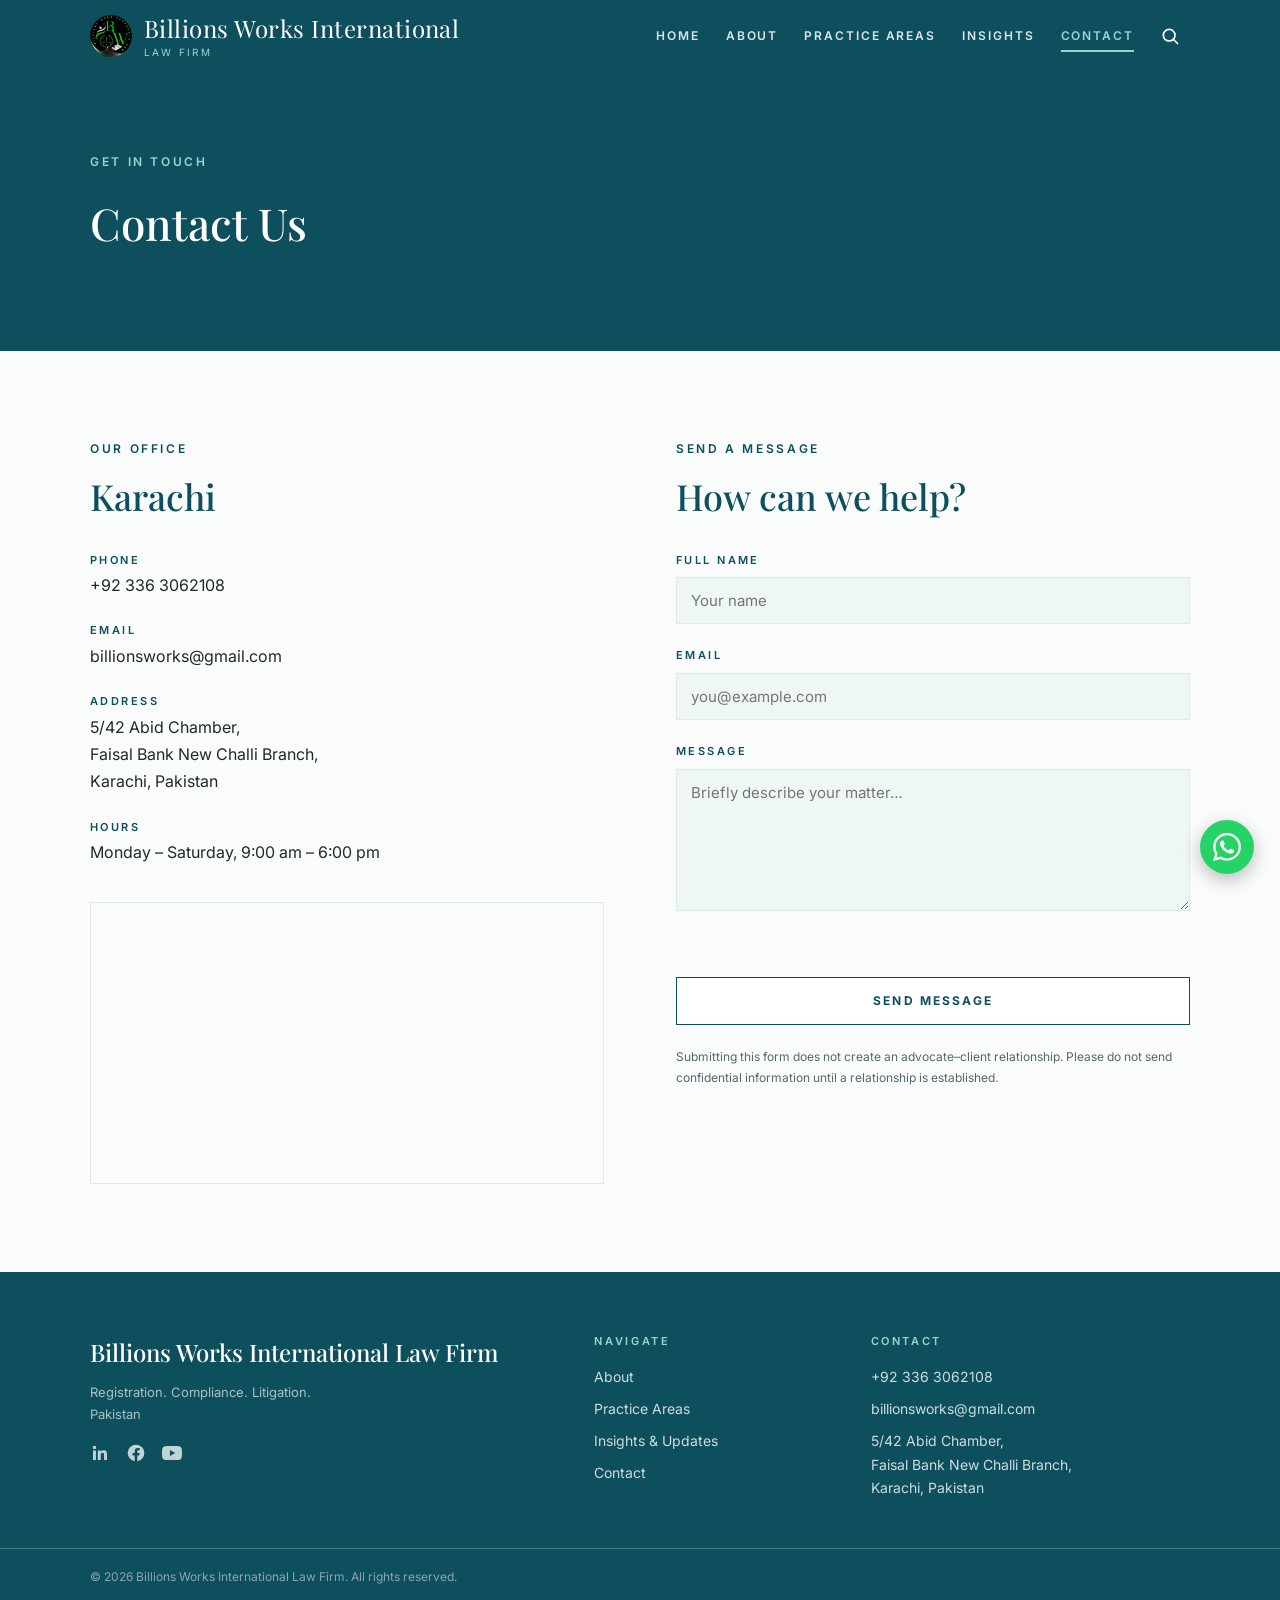
<file: contact.html>
<!DOCTYPE html>
<html lang="en">
<head>
  <meta charset="UTF-8">
  <meta name="viewport" content="width=device-width, initial-scale=1.0">
  <meta name="theme-color" content="#0e4f5e">
  <!-- EDIT: page title -->
  <title>Contact — Billions Works International Law Firm</title>
  <meta name="description" content="Contact Billions Works International Law Firm — phone, email and office address in Karachi, Pakistan.">

  <link rel="preconnect" href="https://fonts.googleapis.com">
  <link rel="preconnect" href="https://fonts.gstatic.com" crossorigin>
  <link href="https://fonts.googleapis.com/css2?family=Playfair+Display:ital,wght@0,400;0,500;0,600;1,400&family=Inter:wght@300;400;500;600&display=swap" rel="stylesheet">

  <link rel="stylesheet" href="style.css">
  <link rel="icon" type="image/png" sizes="32x32" href="images/favicon-32.png">
  <link rel="icon" type="image/png" sizes="192x192" href="images/favicon-192.png">
  <link rel="apple-touch-icon" href="images/favicon-circle.png">
  <!-- SEO: canonical + social sharing cards -->
  <link rel="canonical" href="https://taimoor-kamran.github.io/advocate-website/contact.html">
  <meta property="og:type" content="website">
  <meta property="og:site_name" content="Billions Works International Law Firm">
  <meta property="og:title" content="Contact — Billions Works International Law Firm">
  <meta property="og:description" content="Contact Billions Works International Law Firm — phone, email and office address in Karachi, Pakistan.">
  <meta property="og:url" content="https://taimoor-kamran.github.io/advocate-website/contact.html">
  <meta property="og:image" content="https://taimoor-kamran.github.io/advocate-website/images/favicon-circle.png">
  <meta property="og:image:alt" content="Billions Works International Law Firm logo">
  <meta name="twitter:card" content="summary">
  <meta name="twitter:title" content="Contact — Billions Works International Law Firm">
  <meta name="twitter:description" content="Contact Billions Works International Law Firm — phone, email and office address in Karachi, Pakistan.">
  <meta name="twitter:image" content="https://taimoor-kamran.github.io/advocate-website/images/favicon-circle.png">
</head>
<body>

  <!-- ======================= HEADER (shared) ======================= -->
  <header class="site-header">
    <div class="header-inner">
      <a href="index.html" class="logo">
        <img src="images/billion_works_logo.jpeg" alt="Billions Works International Law Firm logo" class="logo-icon">
        <span class="logo-text">
          <span class="logo-name">Billions Works International</span>
          <span class="logo-tag">Law Firm</span>
        </span>
      </a>
      <div class="header-actions">
        <!-- Desktop nav — visible from 992px up; hamburger takes over below -->
        <nav class="desktop-nav" aria-label="Primary">
          <a href="index.html">Home</a>
          <a href="about.html">About</a>
          <a href="practice-areas.html">Practice Areas</a>
          <a href="news.html">Insights</a>
          <a href="contact.html" class="active">Contact</a>
        </nav>
        <button class="icon-btn search-toggle" aria-label="Toggle search" aria-expanded="false">
          <svg viewBox="0 0 24 24" width="20" height="20" fill="none" stroke="currentColor" stroke-width="2" stroke-linecap="round">
            <circle cx="11" cy="11" r="7"></circle>
            <line x1="21" y1="21" x2="16.5" y2="16.5"></line>
          </svg>
        </button>
        <button class="icon-btn menu-toggle" aria-label="Open menu" aria-expanded="false">
          <svg viewBox="0 0 24 24" width="22" height="22" fill="none" stroke="currentColor" stroke-width="2" stroke-linecap="round">
            <line x1="3" y1="6"  x2="21" y2="6"></line>
            <line x1="3" y1="12" x2="21" y2="12"></line>
            <line x1="3" y1="18" x2="21" y2="18"></line>
          </svg>
        </button>
      </div>
    </div>
    <div class="search-bar" id="searchBar">
      <div class="search-bar-inner">
        <input type="search" placeholder="Search the site…" aria-label="Search">
        <button class="search-close" aria-label="Close search">&times;</button>
      </div>
    </div>
  </header>

  <!-- ================== SLIDE-IN MENU (shared) ==================== -->
  <div class="menu-overlay" id="menuOverlay"></div>
  <nav class="mobile-menu" id="mobileMenu" aria-label="Main navigation">
    <div class="menu-top">
      <span class="menu-label">MENU</span>
      <button class="menu-close" aria-label="Close menu">
        <svg viewBox="0 0 24 24" width="22" height="22" fill="none" stroke="currentColor" stroke-width="2" stroke-linecap="round">
          <line x1="5" y1="5" x2="19" y2="19"></line>
          <line x1="19" y1="5" x2="5" y2="19"></line>
        </svg>
      </button>
    </div>
    <div class="menu-panels">
      <ul class="menu-panel menu-main">
        <li><a href="index.html">Home</a></li>
        <li><a href="about.html">About the Firm</a></li>
        <li>
          <button class="submenu-open">
            Experience
            <svg viewBox="0 0 24 24" width="16" height="16" fill="none" stroke="currentColor" stroke-width="2" stroke-linecap="round"><polyline points="9 5 16 12 9 19"></polyline></svg>
          </button>
        </li>
        <li><a href="news.html">Insights &amp; Updates</a></li>
        <li><a href="contact.html">Contact</a></li>
      </ul>
      <ul class="menu-panel menu-sub">
        <li>
          <button class="submenu-back">
            <svg viewBox="0 0 24 24" width="16" height="16" fill="none" stroke="currentColor" stroke-width="2" stroke-linecap="round"><polyline points="15 5 8 12 15 19"></polyline></svg>
            Back
          </button>
        </li>
        <li class="menu-sub-label">EXPERIENCE</li>
        <li><a href="practice-areas.html">Practice Areas</a></li>
        <li><a href="practice-areas.html#industries">Industries</a></li>
        <li><a href="practice-areas.html#regions">Regions</a></li>
      </ul>
    </div>
    <div class="menu-footer">
      <a href="tel:+923363062108">+92 336 3062108</a>
      <a href="mailto:billionsworks@gmail.com">billionsworks@gmail.com</a>
    </div>
  </nav>

  <!-- ======================= PAGE BANNER ========================== -->
  <section class="page-banner">
    <div class="container">
      <p class="eyebrow fade-in">GET IN TOUCH</p>
      <h1 class="fade-in">Contact Us</h1>
    </div>
  </section>

  <!-- ======================= CONTACT LAYOUT ======================= -->
  <section class="section">
    <div class="container contact-grid">

      <!-- ---------------- CONTACT DETAILS ---------------- -->
      <div class="contact-info">
        <p class="eyebrow eyebrow-dark fade-in">OUR OFFICE</p>
        <h2 class="section-title fade-in">Karachi</h2>

        <!-- EDIT: phone / email / address -->
        <ul class="contact-list fade-in">
          <li>
            <span class="contact-label">PHONE</span>
            <a href="tel:+923363062108">+92 336 3062108</a>
          </li>
          <li>
            <span class="contact-label">EMAIL</span>
            <a href="mailto:billionsworks@gmail.com">billionsworks@gmail.com</a>
          </li>
          <li>
            <span class="contact-label">ADDRESS</span>
            <address>
              5/42 Abid Chamber,<br>
              Faisal Bank New Challi Branch,<br>
              Karachi, Pakistan
            </address>
          </li>
          <li>
            <span class="contact-label">HOURS</span>
            <p>Monday – Saturday, 9:00 am – 6:00 pm</p>
          </li>
        </ul>

        <!-- ------------------------------------------------------------
             GOOGLE MAP
             EDIT: replace the src below with your real embed URL:
             Google Maps → search your office → Share → Embed a map →
             copy the src="…" value from the <iframe> code.
             ------------------------------------------------------------ -->
        <div class="map-wrap fade-in">
          <iframe
            src="https://www.google.com/maps?q=Abid+Chamber,+New+Challi,+Karachi,+Pakistan&output=embed"
            width="100%" height="280" style="border:0;"
            allowfullscreen loading="lazy"
            referrerpolicy="no-referrer-when-downgrade"
            title="Office location map">
          </iframe>
        </div>
      </div>

      <!-- ---------------- CONTACT FORM --------------------
           Front-end only: script.js validates the fields and
           shows a success message. To actually receive emails,
           connect a service like Formspree or Netlify Forms
           (see README.md). -->
      <div class="contact-form-wrap">
        <p class="eyebrow eyebrow-dark fade-in">SEND A MESSAGE</p>
        <h2 class="section-title fade-in">How can we help?</h2>

        <form id="contactForm" class="contact-form fade-in" novalidate>
          <div class="form-field">
            <label for="name">FULL NAME</label>
            <input type="text" id="name" name="name" required placeholder="Your name">
          </div>

          <div class="form-field">
            <label for="email">EMAIL</label>
            <input type="email" id="email" name="email" required placeholder="you@example.com">
          </div>

          <div class="form-field">
            <label for="message">MESSAGE</label>
            <textarea id="message" name="message" rows="6" required
              placeholder="Briefly describe your matter…"></textarea>
          </div>

          <!-- Error / success messages are filled in by script.js -->
          <p class="form-status" id="formStatus" role="status"></p>

          <button type="submit" class="btn btn-navy">Send Message</button>

          <p class="form-note">
            Submitting this form does not create an advocate–client relationship.
            Please do not send confidential information until a relationship is established.
          </p>
        </form>
      </div>
    </div>
  </section>

  <!-- ======================= FOOTER (shared) ====================== -->
  <footer class="site-footer">
    <div class="container footer-grid">
      <div>
        <p class="footer-name">Billions Works International Law Firm</p>
        <p class="footer-blurb">Registration. Compliance. Litigation.<br>Pakistan</p>
        <!-- EDIT: social profile links -->
        <div class="footer-social">
          <a href="https://www.linkedin.com/in/advocate-shumaila-sadaf-aa72b840a/" target="_blank" rel="noopener" aria-label="LinkedIn">
            <svg viewBox="0 0 24 24" aria-hidden="true"><path d="M20.45 20.45h-3.55v-5.57c0-1.33-.03-3.04-1.85-3.04-1.86 0-2.14 1.45-2.14 2.94v5.67H9.36V9h3.41v1.56h.05c.47-.9 1.63-1.85 3.36-1.85 3.6 0 4.27 2.37 4.27 5.46v6.28zM5.34 7.43a2.06 2.06 0 1 1 0-4.12 2.06 2.06 0 0 1 0 4.12zM7.12 20.45H3.56V9h3.56v11.45z"/></svg>
          </a>
          <a href="https://www.facebook.com/share/1FBRVCXAx5/" target="_blank" rel="noopener" aria-label="Facebook">
            <svg viewBox="0 0 24 24" aria-hidden="true"><path d="M22 12a10 10 0 1 0-11.56 9.88v-6.99H7.9V12h2.54V9.8c0-2.5 1.49-3.89 3.77-3.89 1.09 0 2.23.2 2.23.2v2.46h-1.26c-1.24 0-1.63.77-1.63 1.56V12h2.78l-.44 2.89h-2.34v6.99A10 10 0 0 0 22 12z"/></svg>
          </a>
          <a href="https://youtube.com/@billionsworkslaw?si=fEKze50waWRaMgQy" target="_blank" rel="noopener" aria-label="YouTube">
            <svg viewBox="0 0 24 24" aria-hidden="true"><path d="M23.5 6.19a3.02 3.02 0 0 0-2.12-2.14C19.5 3.55 12 3.55 12 3.55s-7.5 0-9.38.5A3.02 3.02 0 0 0 .5 6.19C0 8.07 0 12 0 12s0 3.93.5 5.81a3.02 3.02 0 0 0 2.12 2.14c1.88.5 9.38.5 9.38.5s7.5 0 9.38-.5a3.02 3.02 0 0 0 2.12-2.14C24 15.93 24 12 24 12s0-3.93-.5-5.81zM9.55 15.57V8.43L15.82 12l-6.27 3.57z"/></svg>
          </a>
        </div>
      </div>
      <div>
        <p class="footer-heading">NAVIGATE</p>
        <ul class="footer-links">
          <li><a href="about.html">About</a></li>
          <li><a href="practice-areas.html">Practice Areas</a></li>
          <li><a href="news.html">Insights &amp; Updates</a></li>
          <li><a href="contact.html">Contact</a></li>
        </ul>
      </div>
      <div>
        <p class="footer-heading">CONTACT</p>
        <ul class="footer-links">
          <li><a href="tel:+923363062108">+92 336 3062108</a></li>
          <li><a href="mailto:billionsworks@gmail.com">billionsworks@gmail.com</a></li>
          <li>5/42 Abid Chamber,<br>Faisal Bank New Challi Branch,<br>Karachi, Pakistan</li>
        </ul>
      </div>
    </div>
    <div class="footer-bottom">
      <div class="container">
        <p>&copy; 2026 Billions Works International Law Firm. All rights reserved.</p>
      </div>
    </div>
  </footer>

  <!-- Floating WhatsApp button — opens a chat with the firm.
       EDIT: change the number after wa.me/ (country code, no + or spaces). -->
  <a class="whatsapp-float" href="https://wa.me/923363062108" target="_blank" rel="noopener" aria-label="Chat with us on WhatsApp">
    <svg viewBox="0 0 24 24" aria-hidden="true"><path d="M17.47 14.38c-.3-.15-1.76-.87-2.03-.97-.27-.1-.47-.15-.67.15-.2.3-.77.97-.94 1.17-.17.2-.35.22-.64.07-.3-.15-1.26-.46-2.4-1.48-.88-.79-1.48-1.76-1.65-2.06-.17-.3-.02-.46.13-.6.13-.14.3-.35.44-.53.15-.17.2-.3.3-.5.1-.2.05-.37-.02-.52-.08-.15-.67-1.61-.92-2.21-.24-.58-.49-.5-.67-.51h-.57c-.2 0-.52.07-.8.37-.27.3-1.04 1.02-1.04 2.5 0 1.47 1.07 2.89 1.22 3.09.15.2 2.11 3.22 5.1 4.51.71.31 1.27.49 1.7.63.72.23 1.37.2 1.88.12.57-.09 1.76-.72 2.01-1.42.25-.7.25-1.29.17-1.42-.07-.12-.27-.2-.57-.34zM12.05 21.79h-.01a9.87 9.87 0 0 1-5.03-1.38l-.36-.21-3.74.98 1-3.65-.24-.37a9.86 9.86 0 0 1-1.51-5.26c0-5.45 4.44-9.88 9.9-9.88a9.83 9.83 0 0 1 6.99 2.9 9.83 9.83 0 0 1 2.9 6.99c0 5.45-4.44 9.88-9.9 9.88zm8.42-18.3A11.82 11.82 0 0 0 12.05 0C5.5 0 .16 5.33.16 11.89c0 2.1.55 4.14 1.59 5.94L.06 24l6.33-1.66a11.88 11.88 0 0 0 5.66 1.44h.01c6.55 0 11.89-5.33 11.89-11.89 0-3.18-1.24-6.16-3.48-8.4z"/></svg>
  </a>

  <script src="script.js"></script>
</body>
</html>
</file>
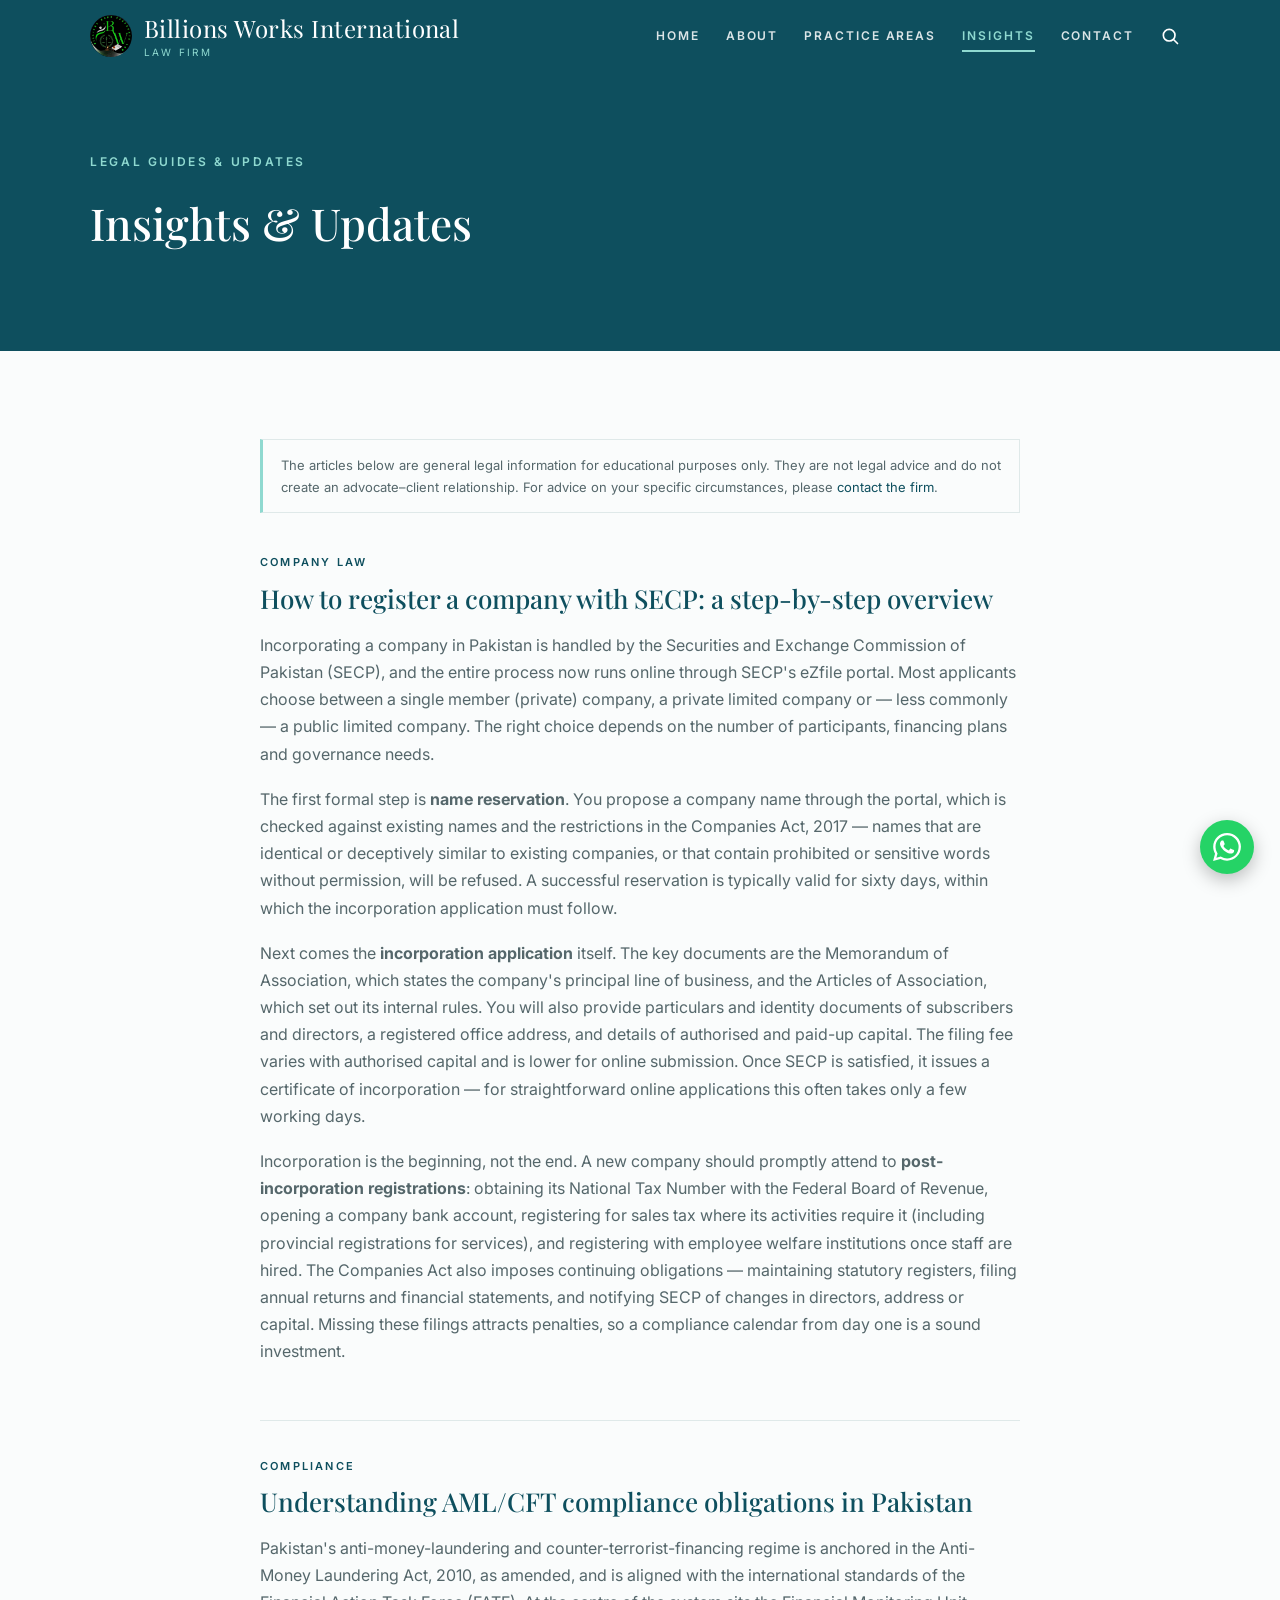
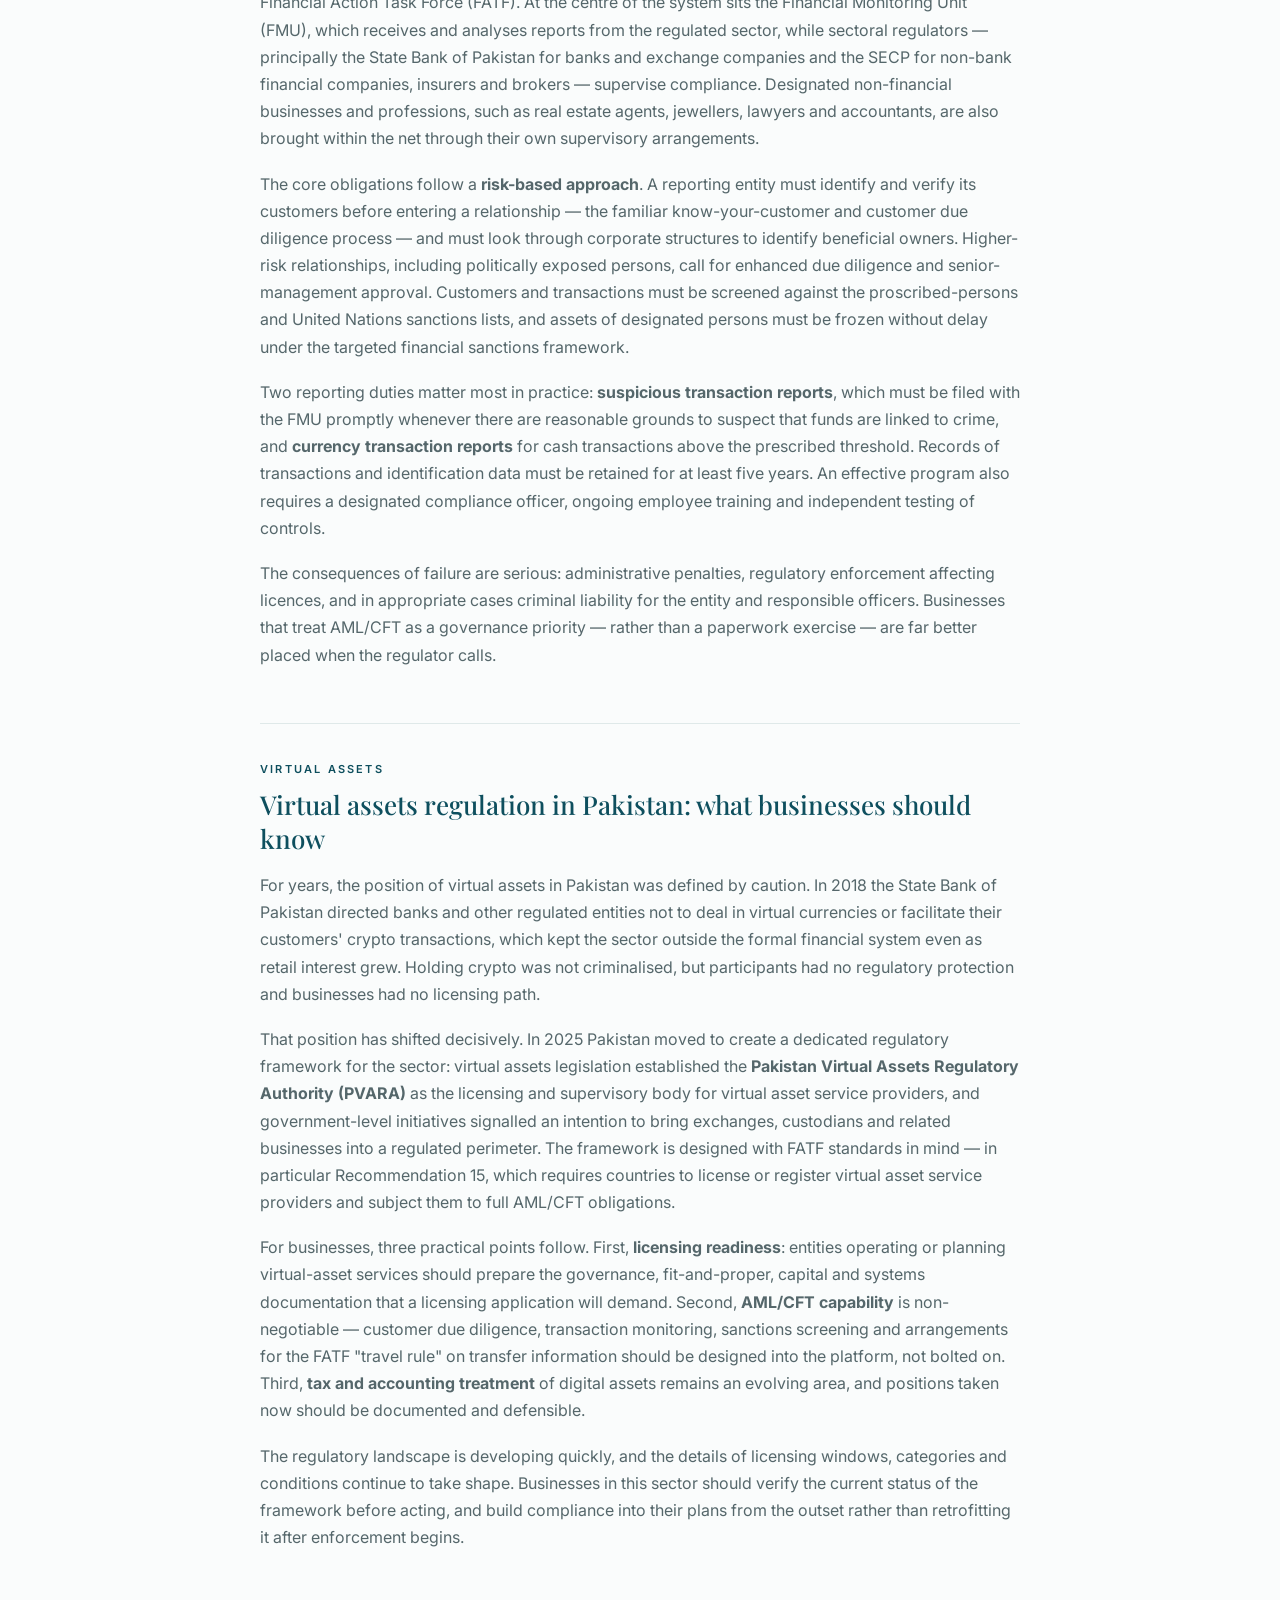
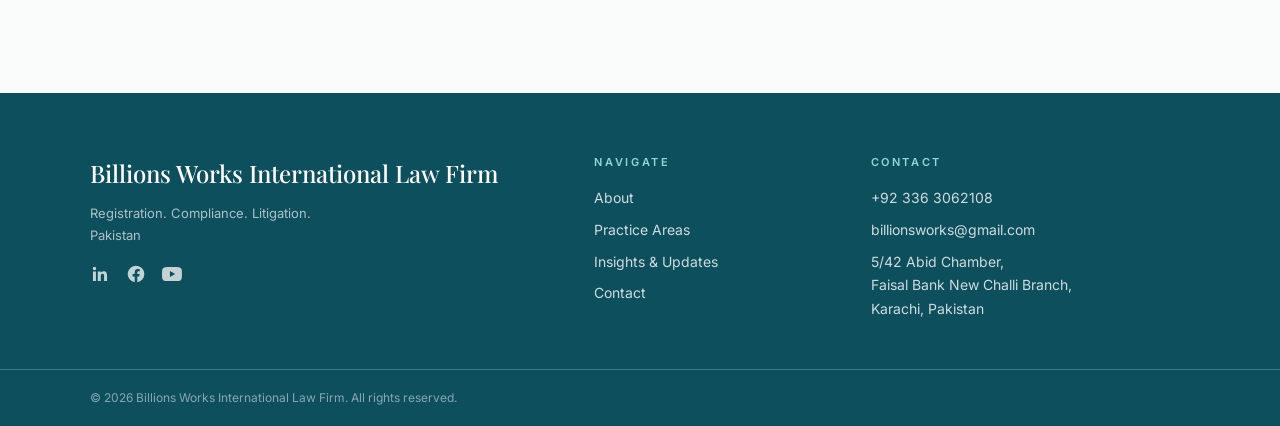
<file: news.html>
<!DOCTYPE html>
<html lang="en">
<head>
  <meta charset="UTF-8">
  <meta name="viewport" content="width=device-width, initial-scale=1.0">
  <meta name="theme-color" content="#0e4f5e">
  <!-- EDIT: page title -->
  <title>Insights &amp; Updates — Billions Works International Law Firm | Legal Guides for Pakistan</title>
  <meta name="description" content="Educational legal guides from Billions Works International Law Firm: SECP company registration step by step, AML/CFT compliance obligations in Pakistan, and virtual assets regulation — general information for businesses and individuals.">

  <link rel="preconnect" href="https://fonts.googleapis.com">
  <link rel="preconnect" href="https://fonts.gstatic.com" crossorigin>
  <link href="https://fonts.googleapis.com/css2?family=Playfair+Display:ital,wght@0,400;0,500;0,600;1,400&family=Inter:wght@300;400;500;600&display=swap" rel="stylesheet">

  <link rel="stylesheet" href="style.css">
  <link rel="icon" type="image/png" sizes="32x32" href="images/favicon-32.png">
  <link rel="icon" type="image/png" sizes="192x192" href="images/favicon-192.png">
  <link rel="apple-touch-icon" href="images/favicon-circle.png">
  <!-- SEO: canonical + social sharing cards -->
  <link rel="canonical" href="https://taimoor-kamran.github.io/advocate-website/news.html">
  <meta property="og:type" content="website">
  <meta property="og:site_name" content="Billions Works International Law Firm">
  <meta property="og:title" content="Insights &amp; Updates — Billions Works International Law Firm | Legal Guides for Pakistan">
  <meta property="og:description" content="Educational legal guides from Billions Works International Law Firm: SECP company registration step by step, AML/CFT compliance obligations in Pakistan, and virtual assets regulation — general information for businesses and individuals.">
  <meta property="og:url" content="https://taimoor-kamran.github.io/advocate-website/news.html">
  <meta property="og:image" content="https://taimoor-kamran.github.io/advocate-website/images/favicon-circle.png">
  <meta property="og:image:alt" content="Billions Works International Law Firm logo">
  <meta name="twitter:card" content="summary">
  <meta name="twitter:title" content="Insights &amp; Updates — Billions Works International Law Firm | Legal Guides for Pakistan">
  <meta name="twitter:description" content="Educational legal guides from Billions Works International Law Firm: SECP company registration step by step, AML/CFT compliance obligations in Pakistan, and virtual assets regulation — general information for businesses and individuals.">
  <meta name="twitter:image" content="https://taimoor-kamran.github.io/advocate-website/images/favicon-circle.png">
</head>
<body>

  <!-- ======================= HEADER (shared) ======================= -->
  <header class="site-header">
    <div class="header-inner">
      <a href="index.html" class="logo">
        <img src="images/billion_works_logo.jpeg" alt="Billions Works International Law Firm logo" class="logo-icon">
        <span class="logo-text">
          <span class="logo-name">Billions Works International</span>
          <span class="logo-tag">Law Firm</span>
        </span>
      </a>
      <div class="header-actions">
        <!-- Desktop nav — visible from 992px up; hamburger takes over below -->
        <nav class="desktop-nav" aria-label="Primary">
          <a href="index.html">Home</a>
          <a href="about.html">About</a>
          <a href="practice-areas.html">Practice Areas</a>
          <a href="news.html" class="active">Insights</a>
          <a href="contact.html">Contact</a>
        </nav>
        <button class="icon-btn search-toggle" aria-label="Toggle search" aria-expanded="false">
          <svg viewBox="0 0 24 24" width="20" height="20" fill="none" stroke="currentColor" stroke-width="2" stroke-linecap="round">
            <circle cx="11" cy="11" r="7"></circle>
            <line x1="21" y1="21" x2="16.5" y2="16.5"></line>
          </svg>
        </button>
        <button class="icon-btn menu-toggle" aria-label="Open menu" aria-expanded="false">
          <svg viewBox="0 0 24 24" width="22" height="22" fill="none" stroke="currentColor" stroke-width="2" stroke-linecap="round">
            <line x1="3" y1="6"  x2="21" y2="6"></line>
            <line x1="3" y1="12" x2="21" y2="12"></line>
            <line x1="3" y1="18" x2="21" y2="18"></line>
          </svg>
        </button>
      </div>
    </div>
    <div class="search-bar" id="searchBar">
      <div class="search-bar-inner">
        <input type="search" placeholder="Search the site…" aria-label="Search">
        <button class="search-close" aria-label="Close search">&times;</button>
      </div>
    </div>
  </header>

  <!-- ================== SLIDE-IN MENU (shared) ==================== -->
  <div class="menu-overlay" id="menuOverlay"></div>
  <nav class="mobile-menu" id="mobileMenu" aria-label="Main navigation">
    <div class="menu-top">
      <span class="menu-label">MENU</span>
      <button class="menu-close" aria-label="Close menu">
        <svg viewBox="0 0 24 24" width="22" height="22" fill="none" stroke="currentColor" stroke-width="2" stroke-linecap="round">
          <line x1="5" y1="5" x2="19" y2="19"></line>
          <line x1="19" y1="5" x2="5" y2="19"></line>
        </svg>
      </button>
    </div>
    <div class="menu-panels">
      <ul class="menu-panel menu-main">
        <li><a href="index.html">Home</a></li>
        <li><a href="about.html">About the Firm</a></li>
        <li>
          <button class="submenu-open">
            Experience
            <svg viewBox="0 0 24 24" width="16" height="16" fill="none" stroke="currentColor" stroke-width="2" stroke-linecap="round"><polyline points="9 5 16 12 9 19"></polyline></svg>
          </button>
        </li>
        <li><a href="news.html">Insights &amp; Updates</a></li>
        <li><a href="contact.html">Contact</a></li>
      </ul>
      <ul class="menu-panel menu-sub">
        <li>
          <button class="submenu-back">
            <svg viewBox="0 0 24 24" width="16" height="16" fill="none" stroke="currentColor" stroke-width="2" stroke-linecap="round"><polyline points="15 5 8 12 15 19"></polyline></svg>
            Back
          </button>
        </li>
        <li class="menu-sub-label">EXPERIENCE</li>
        <li><a href="practice-areas.html">Practice Areas</a></li>
        <li><a href="practice-areas.html#industries">Industries</a></li>
        <li><a href="practice-areas.html#regions">Regions</a></li>
      </ul>
    </div>
    <div class="menu-footer">
      <a href="tel:+923363062108">+92 336 3062108</a>
      <a href="mailto:billionsworks@gmail.com">billionsworks@gmail.com</a>
    </div>
  </nav>

  <!-- ======================= PAGE BANNER ========================== -->
  <section class="page-banner">
    <div class="container">
      <p class="eyebrow fade-in">LEGAL GUIDES &amp; UPDATES</p>
      <h1 class="fade-in">Insights &amp; Updates</h1>
    </div>
  </section>

  <!-- ======================= INSIGHT ARTICLES =====================
       Educational articles — general legal information, not legal advice.
       EDIT: add an <article class="insight-article"> block per new guide. -->
  <section class="section">
    <div class="container narrow">

      <p class="insight-note fade-in">
        The articles below are general legal information for educational
        purposes only. They are not legal advice and do not create an
        advocate–client relationship. For advice on your specific
        circumstances, please <a href="contact.html">contact the firm</a>.
      </p>

      <article class="insight-article fade-in" id="secp-registration">
        <span class="news-date">COMPANY LAW</span>
        <h2>How to register a company with SECP: a step-by-step overview</h2>
        <div class="prose">
          <p>
            Incorporating a company in Pakistan is handled by the Securities and
            Exchange Commission of Pakistan (SECP), and the entire process now
            runs online through SECP's eZfile portal. Most applicants choose
            between a single member (private) company, a private limited
            company or — less commonly — a public limited company. The right
            choice depends on the number of participants, financing plans and
            governance needs.
          </p>
          <p>
            The first formal step is <strong>name reservation</strong>. You
            propose a company name through the portal, which is checked against
            existing names and the restrictions in the Companies Act, 2017 —
            names that are identical or deceptively similar to existing
            companies, or that contain prohibited or sensitive words without
            permission, will be refused. A successful reservation is typically
            valid for sixty days, within which the incorporation application
            must follow.
          </p>
          <p>
            Next comes the <strong>incorporation application</strong> itself.
            The key documents are the Memorandum of Association, which states
            the company's principal line of business, and the Articles of
            Association, which set out its internal rules. You will also
            provide particulars and identity documents of subscribers and
            directors, a registered office address, and details of authorised
            and paid-up capital. The filing fee varies with authorised capital
            and is lower for online submission. Once SECP is satisfied, it
            issues a certificate of incorporation — for straightforward online
            applications this often takes only a few working days.
          </p>
          <p>
            Incorporation is the beginning, not the end. A new company should
            promptly attend to <strong>post-incorporation registrations</strong>:
            obtaining its National Tax Number with the Federal Board of Revenue,
            opening a company bank account, registering for sales tax where its
            activities require it (including provincial registrations for
            services), and registering with employee welfare institutions once
            staff are hired. The Companies Act also imposes continuing
            obligations — maintaining statutory registers, filing annual
            returns and financial statements, and notifying SECP of changes in
            directors, address or capital. Missing these filings attracts
            penalties, so a compliance calendar from day one is a sound
            investment.
          </p>
        </div>
      </article>

      <article class="insight-article fade-in" id="aml-compliance">
        <span class="news-date">COMPLIANCE</span>
        <h2>Understanding AML/CFT compliance obligations in Pakistan</h2>
        <div class="prose">
          <p>
            Pakistan's anti-money-laundering and counter-terrorist-financing
            regime is anchored in the Anti-Money Laundering Act, 2010, as
            amended, and is aligned with the international standards of the
            Financial Action Task Force (FATF). At the centre of the system
            sits the Financial Monitoring Unit (FMU), which receives and
            analyses reports from the regulated sector, while sectoral
            regulators — principally the State Bank of Pakistan for banks and
            exchange companies and the SECP for non-bank financial companies,
            insurers and brokers — supervise compliance. Designated non-financial
            businesses and professions, such as real estate agents, jewellers,
            lawyers and accountants, are also brought within the net through
            their own supervisory arrangements.
          </p>
          <p>
            The core obligations follow a <strong>risk-based approach</strong>.
            A reporting entity must identify and verify its customers before
            entering a relationship — the familiar know-your-customer and
            customer due diligence process — and must look through corporate
            structures to identify beneficial owners. Higher-risk relationships,
            including politically exposed persons, call for enhanced due
            diligence and senior-management approval. Customers and
            transactions must be screened against the proscribed-persons and
            United Nations sanctions lists, and assets of designated persons
            must be frozen without delay under the targeted financial sanctions
            framework.
          </p>
          <p>
            Two reporting duties matter most in practice: <strong>suspicious
            transaction reports</strong>, which must be filed with the FMU
            promptly whenever there are reasonable grounds to suspect that
            funds are linked to crime, and <strong>currency transaction
            reports</strong> for cash transactions above the prescribed
            threshold. Records of transactions and identification data must be
            retained for at least five years. An effective program also
            requires a designated compliance officer, ongoing employee
            training and independent testing of controls.
          </p>
          <p>
            The consequences of failure are serious: administrative penalties,
            regulatory enforcement affecting licences, and in appropriate cases
            criminal liability for the entity and responsible officers.
            Businesses that treat AML/CFT as a governance priority — rather
            than a paperwork exercise — are far better placed when the
            regulator calls.
          </p>
        </div>
      </article>

      <article class="insight-article fade-in" id="virtual-assets">
        <span class="news-date">VIRTUAL ASSETS</span>
        <h2>Virtual assets regulation in Pakistan: what businesses should know</h2>
        <div class="prose">
          <p>
            For years, the position of virtual assets in Pakistan was defined
            by caution. In 2018 the State Bank of Pakistan directed banks and
            other regulated entities not to deal in virtual currencies or
            facilitate their customers' crypto transactions, which kept the
            sector outside the formal financial system even as retail interest
            grew. Holding crypto was not criminalised, but participants had no
            regulatory protection and businesses had no licensing path.
          </p>
          <p>
            That position has shifted decisively. In 2025 Pakistan moved to
            create a dedicated regulatory framework for the sector: virtual
            assets legislation established the <strong>Pakistan Virtual Assets
            Regulatory Authority (PVARA)</strong> as the licensing and
            supervisory body for virtual asset service providers, and
            government-level initiatives signalled an intention to bring
            exchanges, custodians and related businesses into a regulated
            perimeter. The framework is designed with FATF standards in mind —
            in particular Recommendation 15, which requires countries to
            license or register virtual asset service providers and subject
            them to full AML/CFT obligations.
          </p>
          <p>
            For businesses, three practical points follow. First,
            <strong>licensing readiness</strong>: entities operating or
            planning virtual-asset services should prepare the governance,
            fit-and-proper, capital and systems documentation that a licensing
            application will demand. Second, <strong>AML/CFT capability</strong>
            is non-negotiable — customer due diligence, transaction monitoring,
            sanctions screening and arrangements for the FATF "travel rule" on
            transfer information should be designed into the platform, not
            bolted on. Third, <strong>tax and accounting treatment</strong> of
            digital assets remains an evolving area, and positions taken now
            should be documented and defensible.
          </p>
          <p>
            The regulatory landscape is developing quickly, and the details of
            licensing windows, categories and conditions continue to take
            shape. Businesses in this sector should verify the current status
            of the framework before acting, and build compliance into their
            plans from the outset rather than retrofitting it after
            enforcement begins.
          </p>
        </div>
      </article>
    </div>
  </section>

  <!-- ======================= FOOTER (shared) ====================== -->
  <footer class="site-footer">
    <div class="container footer-grid">
      <div>
        <p class="footer-name">Billions Works International Law Firm</p>
        <p class="footer-blurb">Registration. Compliance. Litigation.<br>Pakistan</p>
        <!-- EDIT: social profile links -->
        <div class="footer-social">
          <a href="https://www.linkedin.com/in/advocate-shumaila-sadaf-aa72b840a/" target="_blank" rel="noopener" aria-label="LinkedIn">
            <svg viewBox="0 0 24 24" aria-hidden="true"><path d="M20.45 20.45h-3.55v-5.57c0-1.33-.03-3.04-1.85-3.04-1.86 0-2.14 1.45-2.14 2.94v5.67H9.36V9h3.41v1.56h.05c.47-.9 1.63-1.85 3.36-1.85 3.6 0 4.27 2.37 4.27 5.46v6.28zM5.34 7.43a2.06 2.06 0 1 1 0-4.12 2.06 2.06 0 0 1 0 4.12zM7.12 20.45H3.56V9h3.56v11.45z"/></svg>
          </a>
          <a href="https://www.facebook.com/share/1FBRVCXAx5/" target="_blank" rel="noopener" aria-label="Facebook">
            <svg viewBox="0 0 24 24" aria-hidden="true"><path d="M22 12a10 10 0 1 0-11.56 9.88v-6.99H7.9V12h2.54V9.8c0-2.5 1.49-3.89 3.77-3.89 1.09 0 2.23.2 2.23.2v2.46h-1.26c-1.24 0-1.63.77-1.63 1.56V12h2.78l-.44 2.89h-2.34v6.99A10 10 0 0 0 22 12z"/></svg>
          </a>
          <a href="https://youtube.com/@billionsworkslaw?si=fEKze50waWRaMgQy" target="_blank" rel="noopener" aria-label="YouTube">
            <svg viewBox="0 0 24 24" aria-hidden="true"><path d="M23.5 6.19a3.02 3.02 0 0 0-2.12-2.14C19.5 3.55 12 3.55 12 3.55s-7.5 0-9.38.5A3.02 3.02 0 0 0 .5 6.19C0 8.07 0 12 0 12s0 3.93.5 5.81a3.02 3.02 0 0 0 2.12 2.14c1.88.5 9.38.5 9.38.5s7.5 0 9.38-.5a3.02 3.02 0 0 0 2.12-2.14C24 15.93 24 12 24 12s0-3.93-.5-5.81zM9.55 15.57V8.43L15.82 12l-6.27 3.57z"/></svg>
          </a>
        </div>
      </div>
      <div>
        <p class="footer-heading">NAVIGATE</p>
        <ul class="footer-links">
          <li><a href="about.html">About</a></li>
          <li><a href="practice-areas.html">Practice Areas</a></li>
          <li><a href="news.html">Insights &amp; Updates</a></li>
          <li><a href="contact.html">Contact</a></li>
        </ul>
      </div>
      <div>
        <p class="footer-heading">CONTACT</p>
        <ul class="footer-links">
          <li><a href="tel:+923363062108">+92 336 3062108</a></li>
          <li><a href="mailto:billionsworks@gmail.com">billionsworks@gmail.com</a></li>
          <li>5/42 Abid Chamber,<br>Faisal Bank New Challi Branch,<br>Karachi, Pakistan</li>
        </ul>
      </div>
    </div>
    <div class="footer-bottom">
      <div class="container">
        <p>&copy; 2026 Billions Works International Law Firm. All rights reserved.</p>
      </div>
    </div>
  </footer>

  <!-- Floating WhatsApp button — opens a chat with the firm.
       EDIT: change the number after wa.me/ (country code, no + or spaces). -->
  <a class="whatsapp-float" href="https://wa.me/923363062108" target="_blank" rel="noopener" aria-label="Chat with us on WhatsApp">
    <svg viewBox="0 0 24 24" aria-hidden="true"><path d="M17.47 14.38c-.3-.15-1.76-.87-2.03-.97-.27-.1-.47-.15-.67.15-.2.3-.77.97-.94 1.17-.17.2-.35.22-.64.07-.3-.15-1.26-.46-2.4-1.48-.88-.79-1.48-1.76-1.65-2.06-.17-.3-.02-.46.13-.6.13-.14.3-.35.44-.53.15-.17.2-.3.3-.5.1-.2.05-.37-.02-.52-.08-.15-.67-1.61-.92-2.21-.24-.58-.49-.5-.67-.51h-.57c-.2 0-.52.07-.8.37-.27.3-1.04 1.02-1.04 2.5 0 1.47 1.07 2.89 1.22 3.09.15.2 2.11 3.22 5.1 4.51.71.31 1.27.49 1.7.63.72.23 1.37.2 1.88.12.57-.09 1.76-.72 2.01-1.42.25-.7.25-1.29.17-1.42-.07-.12-.27-.2-.57-.34zM12.05 21.79h-.01a9.87 9.87 0 0 1-5.03-1.38l-.36-.21-3.74.98 1-3.65-.24-.37a9.86 9.86 0 0 1-1.51-5.26c0-5.45 4.44-9.88 9.9-9.88a9.83 9.83 0 0 1 6.99 2.9 9.83 9.83 0 0 1 2.9 6.99c0 5.45-4.44 9.88-9.9 9.88zm8.42-18.3A11.82 11.82 0 0 0 12.05 0C5.5 0 .16 5.33.16 11.89c0 2.1.55 4.14 1.59 5.94L.06 24l6.33-1.66a11.88 11.88 0 0 0 5.66 1.44h.01c6.55 0 11.89-5.33 11.89-11.89 0-3.18-1.24-6.16-3.48-8.4z"/></svg>
  </a>

  <script src="script.js"></script>
</body>
</html>
</file>
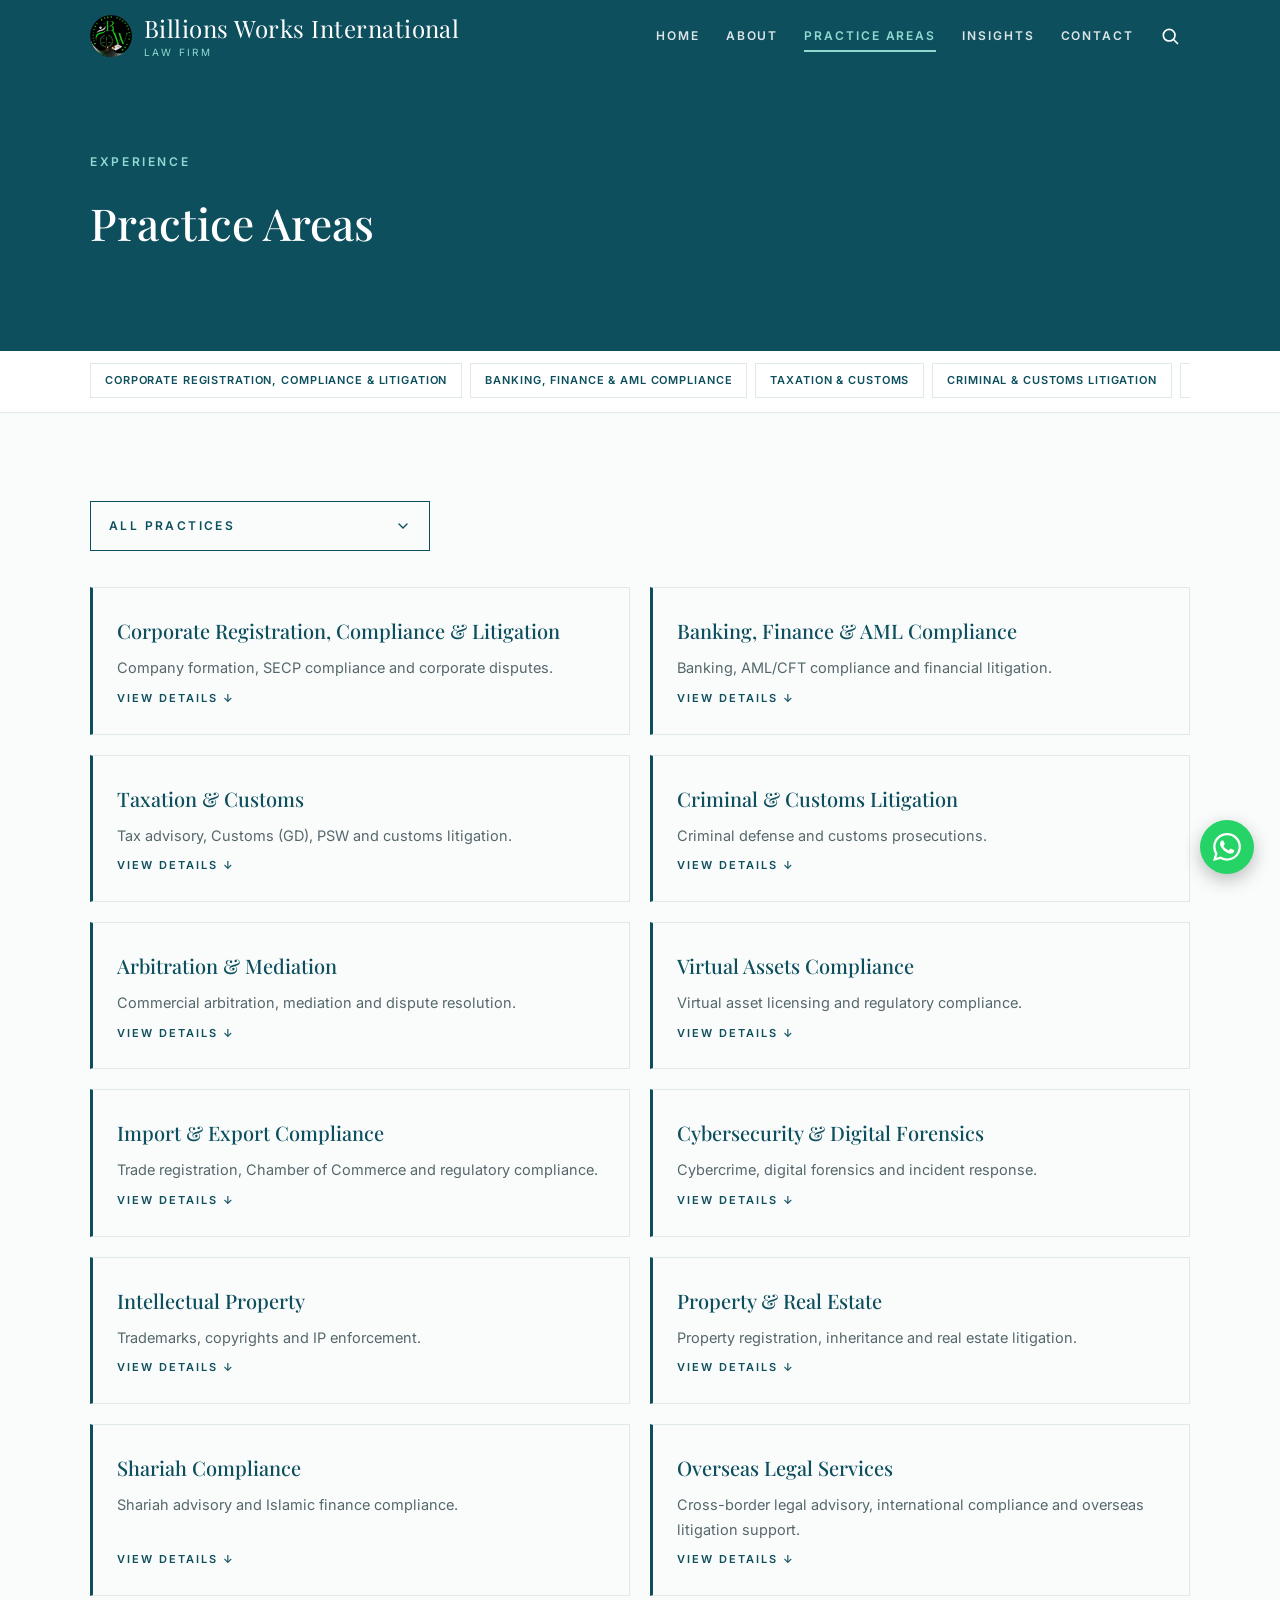
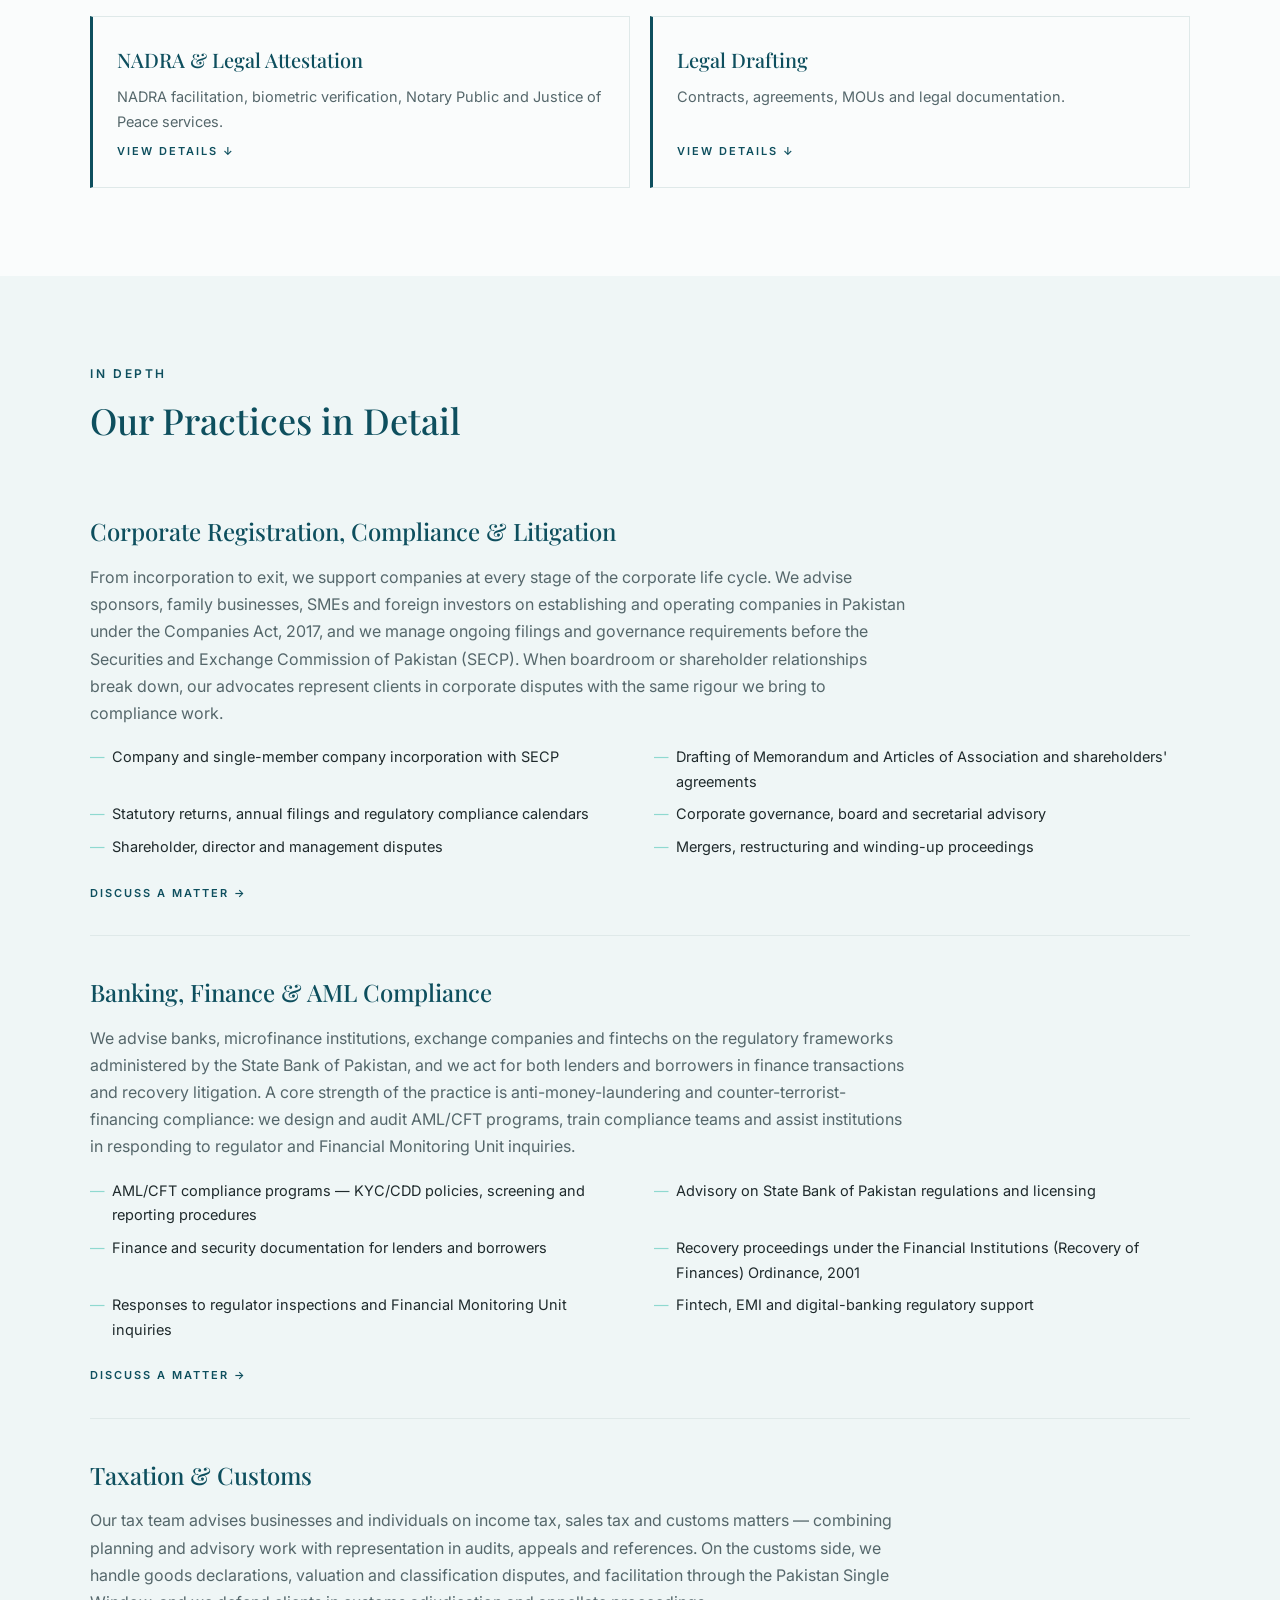
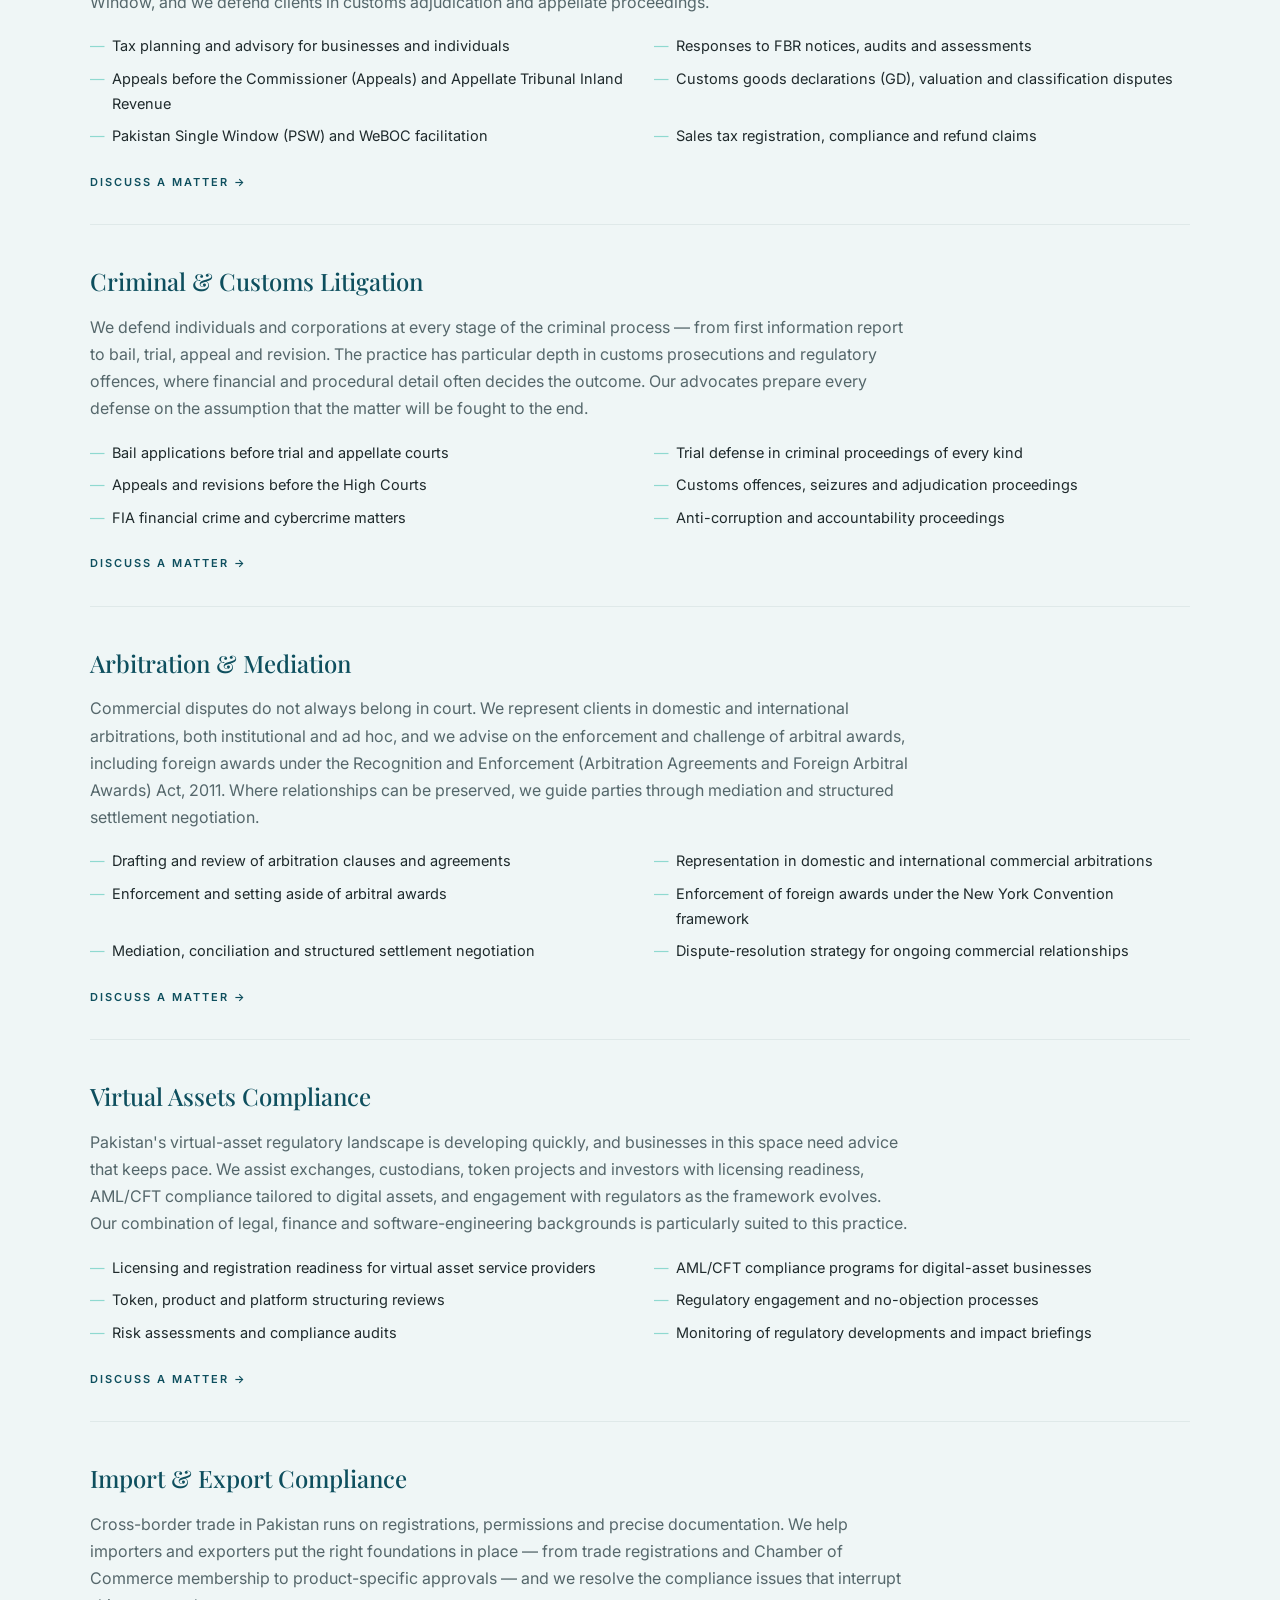
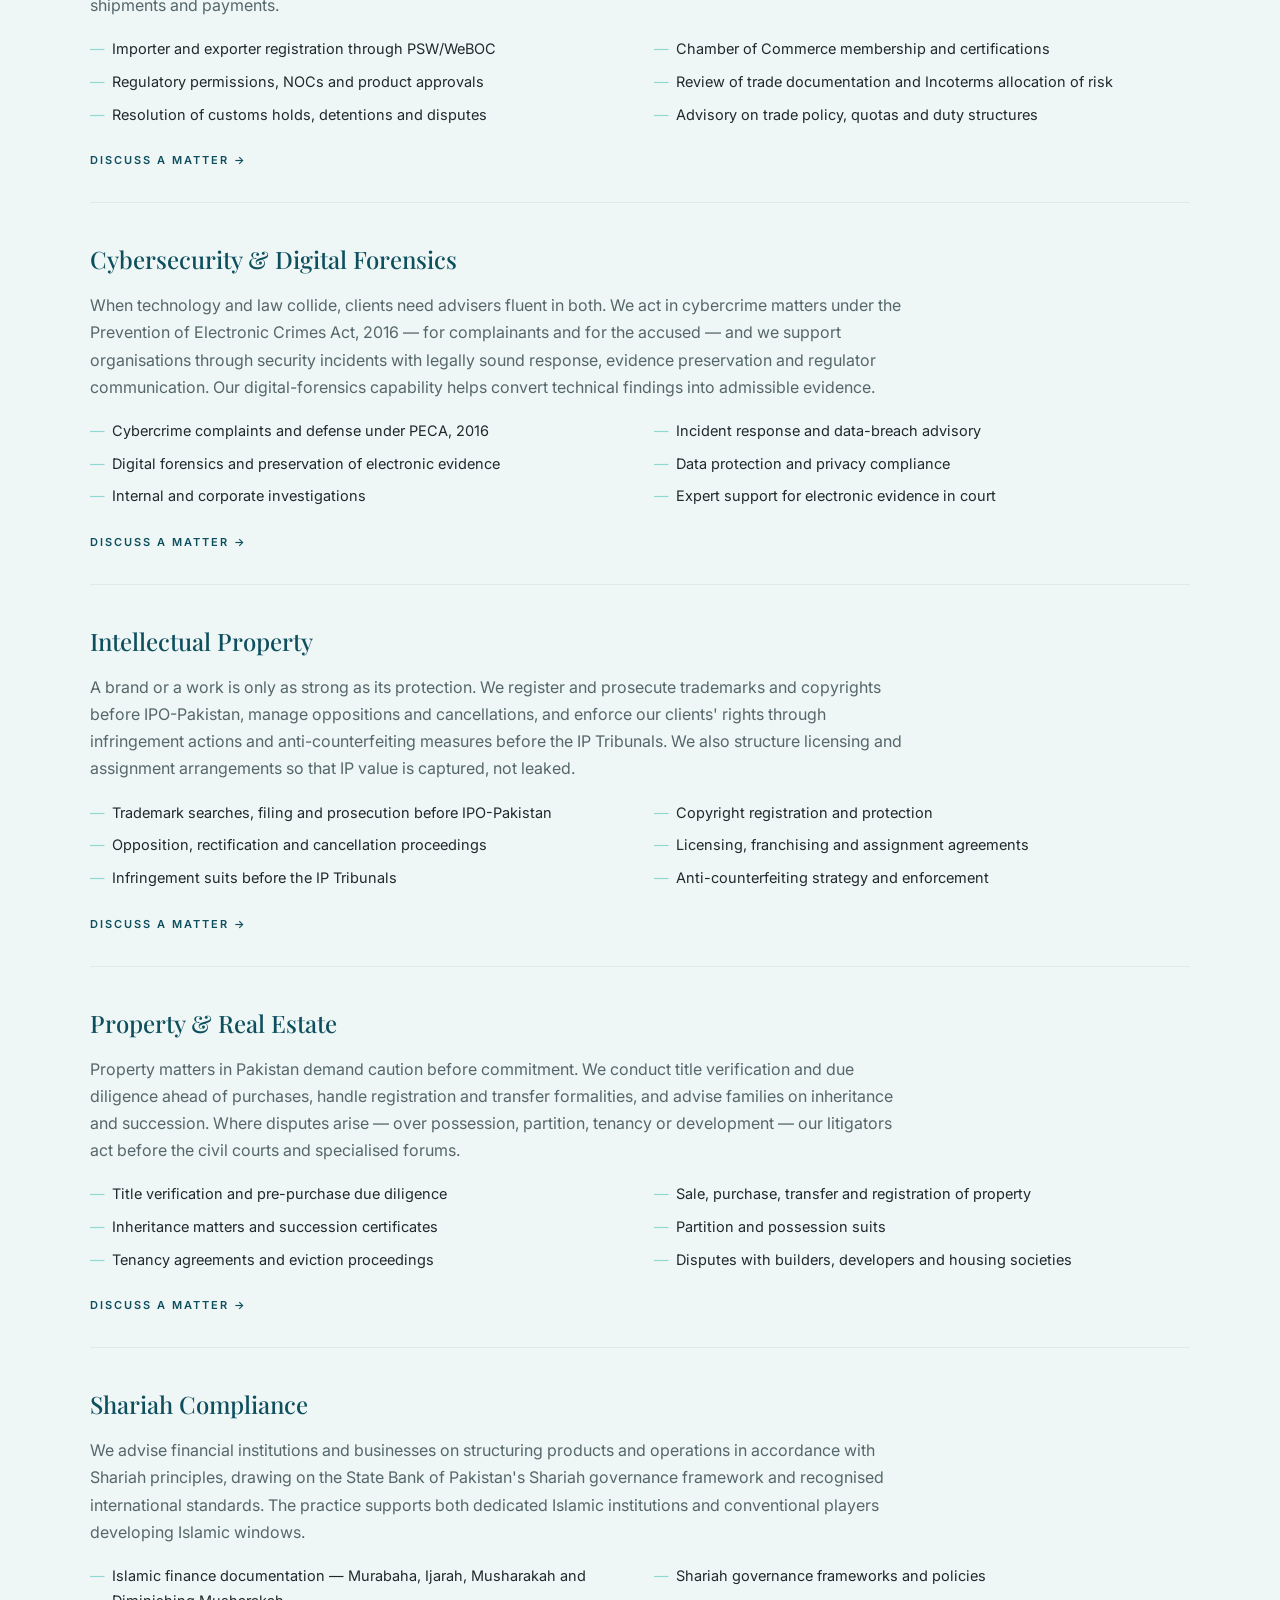
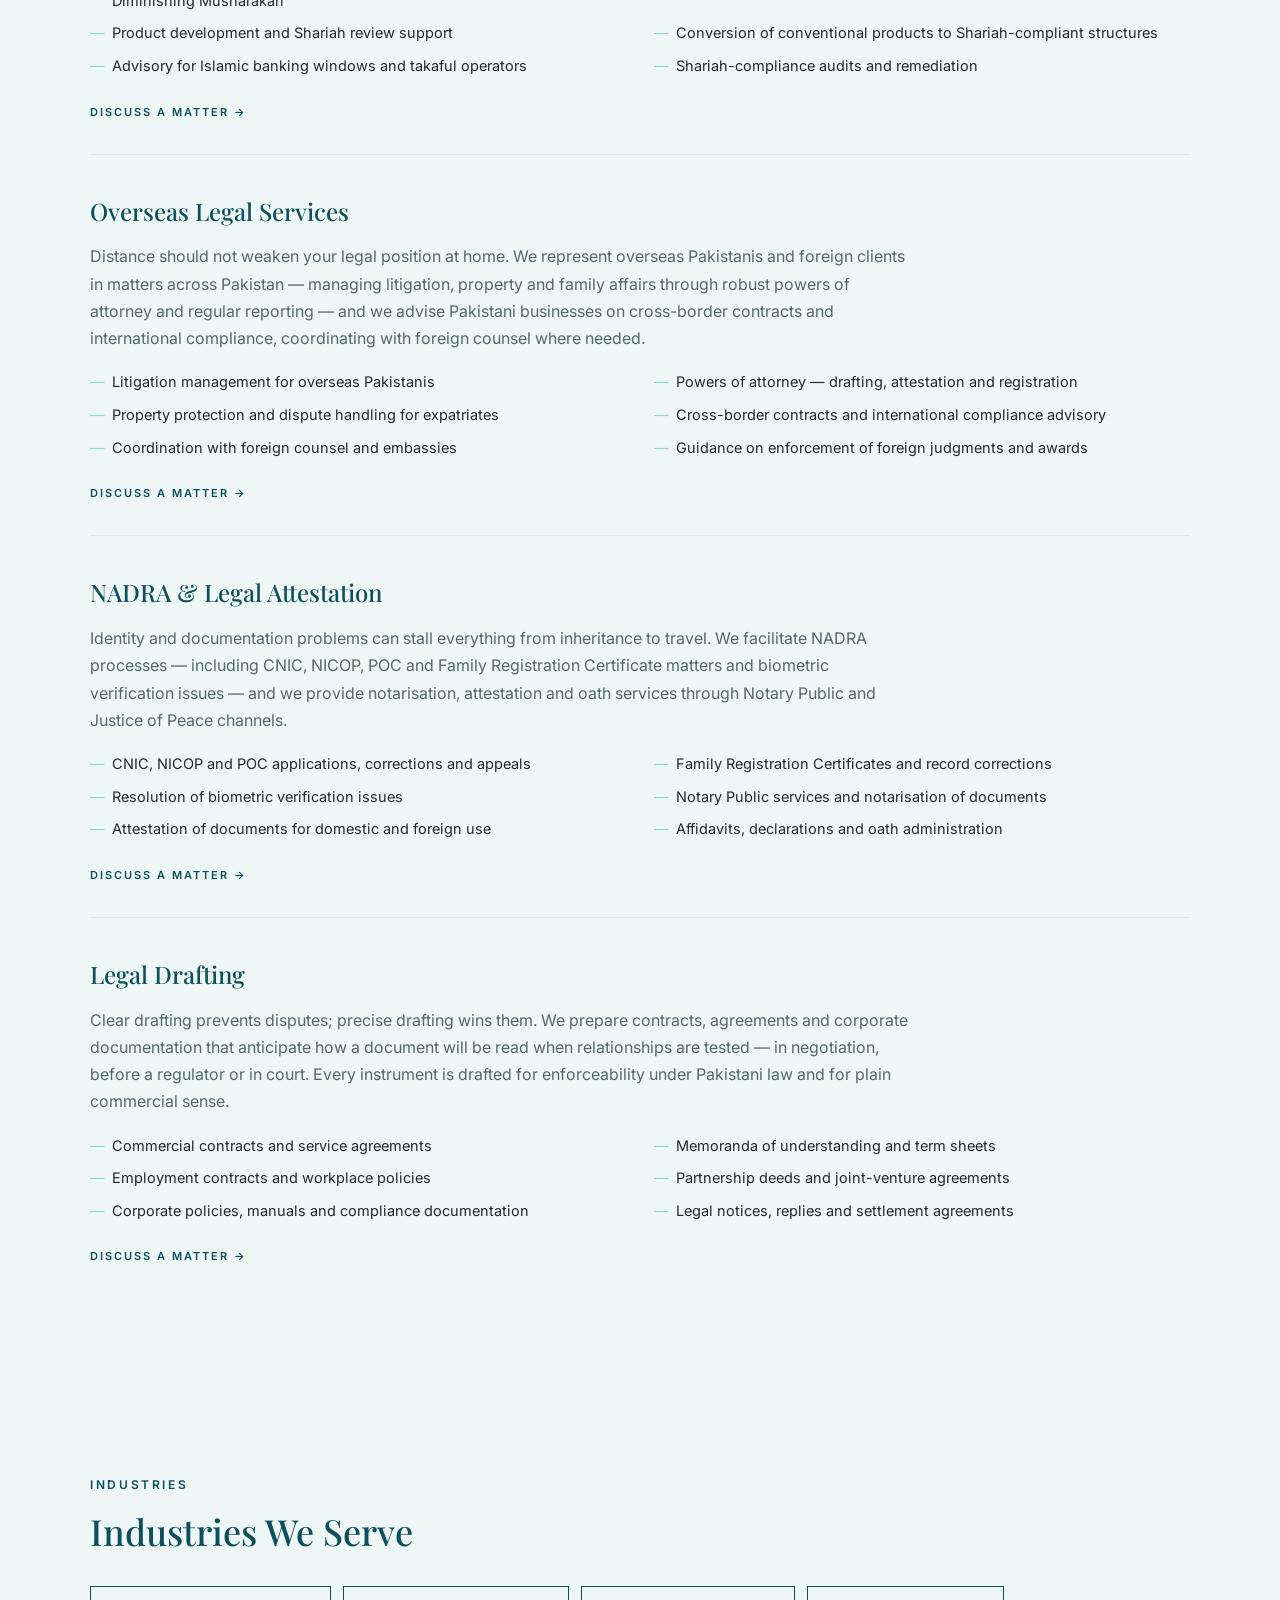
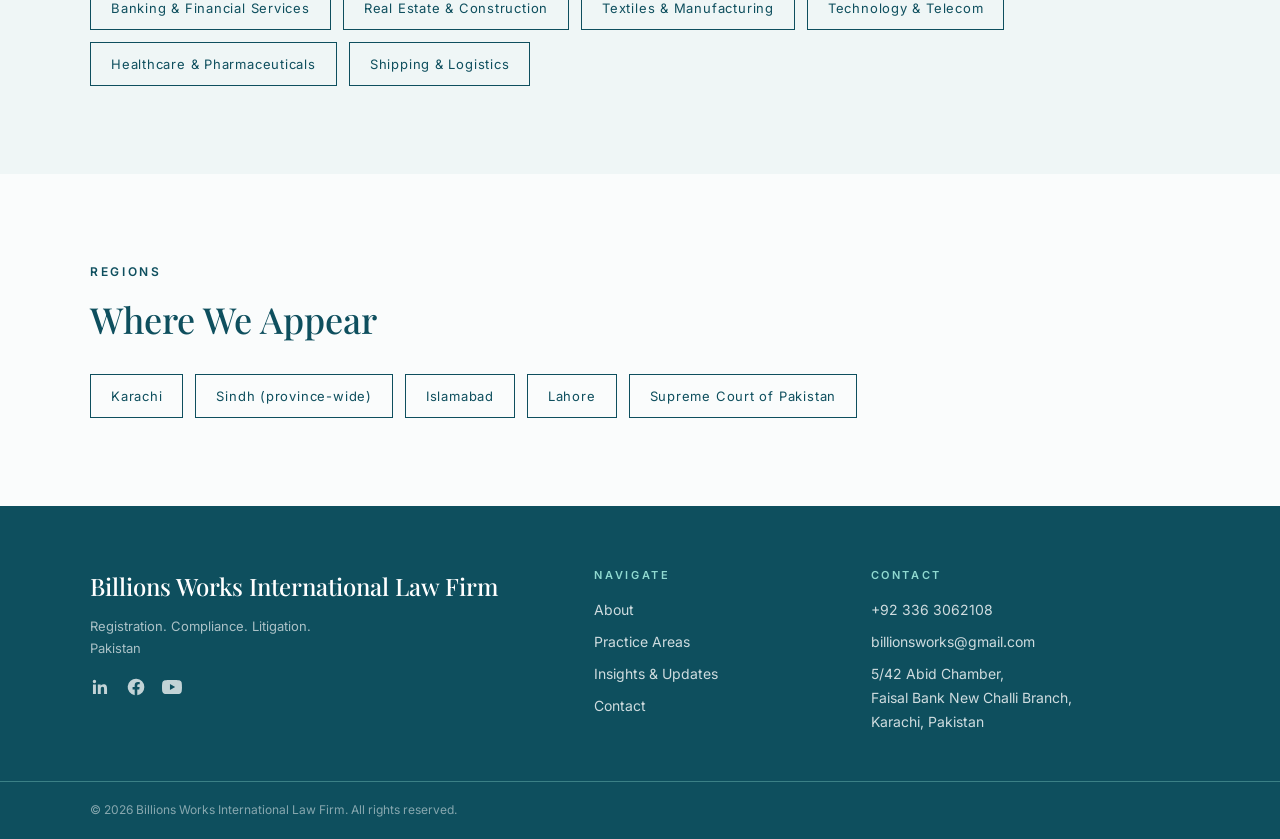
<file: practice-areas.html>
<!DOCTYPE html>
<html lang="en">
<head>
  <meta charset="UTF-8">
  <meta name="viewport" content="width=device-width, initial-scale=1.0">
  <meta name="theme-color" content="#0e4f5e">
  <!-- EDIT: page title -->
  <title>Practice Areas — Billions Works International Law Firm | Corporate, Tax, AML, Virtual Assets &amp; More</title>
  <meta name="description" content="14 practice areas of Billions Works International Law Firm: corporate registration &amp; SECP compliance, banking &amp; AML, taxation &amp; customs, arbitration, virtual assets, cybersecurity, IP, real estate, Shariah compliance, overseas legal services, NADRA attestation and legal drafting.">

  <link rel="preconnect" href="https://fonts.googleapis.com">
  <link rel="preconnect" href="https://fonts.gstatic.com" crossorigin>
  <link href="https://fonts.googleapis.com/css2?family=Playfair+Display:ital,wght@0,400;0,500;0,600;1,400&family=Inter:wght@300;400;500;600&display=swap" rel="stylesheet">

  <link rel="stylesheet" href="style.css">
  <link rel="icon" type="image/png" sizes="32x32" href="images/favicon-32.png">
  <link rel="icon" type="image/png" sizes="192x192" href="images/favicon-192.png">
  <link rel="apple-touch-icon" href="images/favicon-circle.png">
  <!-- SEO: canonical + social sharing cards -->
  <link rel="canonical" href="https://taimoor-kamran.github.io/advocate-website/practice-areas.html">
  <meta property="og:type" content="website">
  <meta property="og:site_name" content="Billions Works International Law Firm">
  <meta property="og:title" content="Practice Areas — Billions Works International Law Firm | Corporate, Tax, AML, Virtual Assets &amp; More">
  <meta property="og:description" content="14 practice areas of Billions Works International Law Firm: corporate registration &amp; SECP compliance, banking &amp; AML, taxation &amp; customs, arbitration, virtual assets, cybersecurity, IP, real estate, Shariah compliance, overseas legal services, NADRA attestation and legal drafting.">
  <meta property="og:url" content="https://taimoor-kamran.github.io/advocate-website/practice-areas.html">
  <meta property="og:image" content="https://taimoor-kamran.github.io/advocate-website/images/favicon-circle.png">
  <meta property="og:image:alt" content="Billions Works International Law Firm logo">
  <meta name="twitter:card" content="summary">
  <meta name="twitter:title" content="Practice Areas — Billions Works International Law Firm | Corporate, Tax, AML, Virtual Assets &amp; More">
  <meta name="twitter:description" content="14 practice areas of Billions Works International Law Firm: corporate registration &amp; SECP compliance, banking &amp; AML, taxation &amp; customs, arbitration, virtual assets, cybersecurity, IP, real estate, Shariah compliance, overseas legal services, NADRA attestation and legal drafting.">
  <meta name="twitter:image" content="https://taimoor-kamran.github.io/advocate-website/images/favicon-circle.png">
</head>
<body>

  <!-- ======================= HEADER (shared) ======================= -->
  <header class="site-header">
    <div class="header-inner">
      <a href="index.html" class="logo">
        <img src="images/billion_works_logo.jpeg" alt="Billions Works International Law Firm logo" class="logo-icon">
        <span class="logo-text">
          <span class="logo-name">Billions Works International</span>
          <span class="logo-tag">Law Firm</span>
        </span>
      </a>
      <div class="header-actions">
        <!-- Desktop nav — visible from 992px up; hamburger takes over below -->
        <nav class="desktop-nav" aria-label="Primary">
          <a href="index.html">Home</a>
          <a href="about.html">About</a>
          <a href="practice-areas.html" class="active">Practice Areas</a>
          <a href="news.html">Insights</a>
          <a href="contact.html">Contact</a>
        </nav>
        <button class="icon-btn search-toggle" aria-label="Toggle search" aria-expanded="false">
          <svg viewBox="0 0 24 24" width="20" height="20" fill="none" stroke="currentColor" stroke-width="2" stroke-linecap="round">
            <circle cx="11" cy="11" r="7"></circle>
            <line x1="21" y1="21" x2="16.5" y2="16.5"></line>
          </svg>
        </button>
        <button class="icon-btn menu-toggle" aria-label="Open menu" aria-expanded="false">
          <svg viewBox="0 0 24 24" width="22" height="22" fill="none" stroke="currentColor" stroke-width="2" stroke-linecap="round">
            <line x1="3" y1="6"  x2="21" y2="6"></line>
            <line x1="3" y1="12" x2="21" y2="12"></line>
            <line x1="3" y1="18" x2="21" y2="18"></line>
          </svg>
        </button>
      </div>
    </div>
    <div class="search-bar" id="searchBar">
      <div class="search-bar-inner">
        <input type="search" placeholder="Search the site…" aria-label="Search">
        <button class="search-close" aria-label="Close search">&times;</button>
      </div>
    </div>
  </header>

  <!-- ================== SLIDE-IN MENU (shared) ==================== -->
  <div class="menu-overlay" id="menuOverlay"></div>
  <nav class="mobile-menu" id="mobileMenu" aria-label="Main navigation">
    <div class="menu-top">
      <span class="menu-label">MENU</span>
      <button class="menu-close" aria-label="Close menu">
        <svg viewBox="0 0 24 24" width="22" height="22" fill="none" stroke="currentColor" stroke-width="2" stroke-linecap="round">
          <line x1="5" y1="5" x2="19" y2="19"></line>
          <line x1="19" y1="5" x2="5" y2="19"></line>
        </svg>
      </button>
    </div>
    <div class="menu-panels">
      <ul class="menu-panel menu-main">
        <li><a href="index.html">Home</a></li>
        <li><a href="about.html">About the Firm</a></li>
        <li>
          <button class="submenu-open">
            Experience
            <svg viewBox="0 0 24 24" width="16" height="16" fill="none" stroke="currentColor" stroke-width="2" stroke-linecap="round"><polyline points="9 5 16 12 9 19"></polyline></svg>
          </button>
        </li>
        <li><a href="news.html">Insights &amp; Updates</a></li>
        <li><a href="contact.html">Contact</a></li>
      </ul>
      <ul class="menu-panel menu-sub">
        <li>
          <button class="submenu-back">
            <svg viewBox="0 0 24 24" width="16" height="16" fill="none" stroke="currentColor" stroke-width="2" stroke-linecap="round"><polyline points="15 5 8 12 15 19"></polyline></svg>
            Back
          </button>
        </li>
        <li class="menu-sub-label">EXPERIENCE</li>
        <li><a href="practice-areas.html">Practice Areas</a></li>
        <li><a href="practice-areas.html#industries">Industries</a></li>
        <li><a href="practice-areas.html#regions">Regions</a></li>
      </ul>
    </div>
    <div class="menu-footer">
      <a href="tel:+923363062108">+92 336 3062108</a>
      <a href="mailto:billionsworks@gmail.com">billionsworks@gmail.com</a>
    </div>
  </nav>

  <!-- ======================= PAGE BANNER ========================== -->
  <section class="page-banner">
    <div class="container">
      <p class="eyebrow fade-in">EXPERIENCE</p>
      <h1 class="fade-in">Practice Areas</h1>
    </div>
  </section>

  <!-- ======================= QUICK NAV ============================
       Sticky chip bar linking to each expanded practice section. -->
  <nav class="quick-nav" aria-label="Practice area sections">
    <div class="container">
      <div class="quick-nav-inner">
        <a href="#corporate">Corporate Registration, Compliance &amp; Litigation</a>
        <a href="#banking">Banking, Finance &amp; AML Compliance</a>
        <a href="#taxation">Taxation &amp; Customs</a>
        <a href="#criminal">Criminal &amp; Customs Litigation</a>
        <a href="#arbitration">Arbitration &amp; Mediation</a>
        <a href="#virtual-assets">Virtual Assets Compliance</a>
        <a href="#import-export">Import &amp; Export Compliance</a>
        <a href="#cybersecurity">Cybersecurity &amp; Digital Forensics</a>
        <a href="#intellectual-property">Intellectual Property</a>
        <a href="#real-estate">Property &amp; Real Estate</a>
        <a href="#shariah">Shariah Compliance</a>
        <a href="#overseas">Overseas Legal Services</a>
        <a href="#nadra">NADRA &amp; Legal Attestation</a>
        <a href="#legal-drafting">Legal Drafting</a>
      </div>
    </div>
  </nav>

  <!-- ======================= FILTER + LIST ======================== -->
  <section class="section">
    <div class="container">

      <!-- ------------------------------------------------------------
           DROPDOWN FILTER ("ALL PRACTICES")
           The dropdown filters the list below by data-category.
           Categories used: litigation | corporate | regulatory | personal
           To add a category: add an <li> here with data-filter="yourkey"
           and give practice items data-category="yourkey".
           ------------------------------------------------------------ -->
      <div class="filter-wrap fade-in">
        <button class="filter-toggle" id="filterToggle" aria-expanded="false">
          <span id="filterLabel">ALL PRACTICES</span>
          <svg viewBox="0 0 24 24" width="16" height="16" fill="none" stroke="currentColor" stroke-width="2" stroke-linecap="round"><polyline points="6 9 12 15 18 9"></polyline></svg>
        </button>
        <ul class="filter-dropdown" id="filterDropdown">
          <li><button data-filter="all" class="active">ALL PRACTICES</button></li>
          <li><button data-filter="litigation">LITIGATION &amp; DISPUTES</button></li>
          <li><button data-filter="corporate">CORPORATE &amp; FINANCE</button></li>
          <li><button data-filter="regulatory">REGULATORY &amp; TAX</button></li>
          <li><button data-filter="personal">INDIVIDUALS &amp; FAMILIES</button></li>
        </ul>
      </div>

      <!-- ------------------------------------------------------------
           PRACTICE AREA LIST
           EDIT: add/remove items. Each item needs:
             - data-category  → matches a filter key above
             - an <h3> title and a short <p> description
           ------------------------------------------------------------ -->
      <div class="practice-list" id="practiceList">

        <a href="#corporate" class="practice-item fade-in" data-category="corporate">
          <h3>Corporate Registration, Compliance &amp; Litigation</h3>
          <p>Company formation, SECP compliance and corporate disputes.</p>
          <span class="card-link">View details ↓</span>
        </a>

        <a href="#banking" class="practice-item fade-in" data-category="corporate">
          <h3>Banking, Finance &amp; AML Compliance</h3>
          <p>Banking, AML/CFT compliance and financial litigation.</p>
          <span class="card-link">View details ↓</span>
        </a>

        <a href="#taxation" class="practice-item fade-in" data-category="regulatory">
          <h3>Taxation &amp; Customs</h3>
          <p>Tax advisory, Customs (GD), PSW and customs litigation.</p>
          <span class="card-link">View details ↓</span>
        </a>

        <a href="#criminal" class="practice-item fade-in" data-category="litigation">
          <h3>Criminal &amp; Customs Litigation</h3>
          <p>Criminal defense and customs prosecutions.</p>
          <span class="card-link">View details ↓</span>
        </a>

        <a href="#arbitration" class="practice-item fade-in" data-category="litigation">
          <h3>Arbitration &amp; Mediation</h3>
          <p>Commercial arbitration, mediation and dispute resolution.</p>
          <span class="card-link">View details ↓</span>
        </a>

        <a href="#virtual-assets" class="practice-item fade-in" data-category="regulatory">
          <h3>Virtual Assets Compliance</h3>
          <p>Virtual asset licensing and regulatory compliance.</p>
          <span class="card-link">View details ↓</span>
        </a>

        <a href="#import-export" class="practice-item fade-in" data-category="regulatory">
          <h3>Import &amp; Export Compliance</h3>
          <p>Trade registration, Chamber of Commerce and regulatory compliance.</p>
          <span class="card-link">View details ↓</span>
        </a>

        <a href="#cybersecurity" class="practice-item fade-in" data-category="litigation">
          <h3>Cybersecurity &amp; Digital Forensics</h3>
          <p>Cybercrime, digital forensics and incident response.</p>
          <span class="card-link">View details ↓</span>
        </a>

        <a href="#intellectual-property" class="practice-item fade-in" data-category="corporate">
          <h3>Intellectual Property</h3>
          <p>Trademarks, copyrights and IP enforcement.</p>
          <span class="card-link">View details ↓</span>
        </a>

        <a href="#real-estate" class="practice-item fade-in" data-category="personal">
          <h3>Property &amp; Real Estate</h3>
          <p>Property registration, inheritance and real estate litigation.</p>
          <span class="card-link">View details ↓</span>
        </a>

        <a href="#shariah" class="practice-item fade-in" data-category="regulatory">
          <h3>Shariah Compliance</h3>
          <p>Shariah advisory and Islamic finance compliance.</p>
          <span class="card-link">View details ↓</span>
        </a>

        <a href="#overseas" class="practice-item fade-in" data-category="corporate">
          <h3>Overseas Legal Services</h3>
          <p>Cross-border legal advisory, international compliance and overseas litigation support.</p>
          <span class="card-link">View details ↓</span>
        </a>

        <a href="#nadra" class="practice-item fade-in" data-category="personal">
          <h3>NADRA &amp; Legal Attestation</h3>
          <p>NADRA facilitation, biometric verification, Notary Public and Justice of Peace services.</p>
          <span class="card-link">View details ↓</span>
        </a>

        <a href="#legal-drafting" class="practice-item fade-in" data-category="corporate">
          <h3>Legal Drafting</h3>
          <p>Contracts, agreements, MOUs and legal documentation.</p>
          <span class="card-link">View details ↓</span>
        </a>
      </div>

      <!-- Shown by script.js when a filter matches nothing -->
      <p class="filter-empty" id="filterEmpty" hidden>No practice areas match this filter.</p>
    </div>
  </section>


  <!-- ======================= PRACTICE DETAILS =====================
       One expanded section per practice area; ids are linked from the
       quick-nav above, the summary list, and the homepage cards. -->
  <section class="section section-tint" id="practice-details">
    <div class="container">
      <p class="eyebrow eyebrow-dark fade-in">IN DEPTH</p>
      <h2 class="section-title fade-in">Our Practices in Detail</h2>

      <article class="practice-detail fade-in" id="corporate">
        <h3>Corporate Registration, Compliance &amp; Litigation</h3>
        <p>From incorporation to exit, we support companies at every stage of the corporate life cycle. We advise sponsors, family businesses, SMEs and foreign investors on establishing and operating companies in Pakistan under the Companies Act, 2017, and we manage ongoing filings and governance requirements before the Securities and Exchange Commission of Pakistan (SECP). When boardroom or shareholder relationships break down, our advocates represent clients in corporate disputes with the same rigour we bring to compliance work.</p>
        <ul class="detail-list">
          <li>Company and single-member company incorporation with SECP</li>
          <li>Drafting of Memorandum and Articles of Association and shareholders' agreements</li>
          <li>Statutory returns, annual filings and regulatory compliance calendars</li>
          <li>Corporate governance, board and secretarial advisory</li>
          <li>Shareholder, director and management disputes</li>
          <li>Mergers, restructuring and winding-up proceedings</li>
        </ul>
        <a href="contact.html" class="card-link">Discuss a matter →</a>
      </article>

      <article class="practice-detail fade-in" id="banking">
        <h3>Banking, Finance &amp; AML Compliance</h3>
        <p>We advise banks, microfinance institutions, exchange companies and fintechs on the regulatory frameworks administered by the State Bank of Pakistan, and we act for both lenders and borrowers in finance transactions and recovery litigation. A core strength of the practice is anti-money-laundering and counter-terrorist-financing compliance: we design and audit AML/CFT programs, train compliance teams and assist institutions in responding to regulator and Financial Monitoring Unit inquiries.</p>
        <ul class="detail-list">
          <li>AML/CFT compliance programs — KYC/CDD policies, screening and reporting procedures</li>
          <li>Advisory on State Bank of Pakistan regulations and licensing</li>
          <li>Finance and security documentation for lenders and borrowers</li>
          <li>Recovery proceedings under the Financial Institutions (Recovery of Finances) Ordinance, 2001</li>
          <li>Responses to regulator inspections and Financial Monitoring Unit inquiries</li>
          <li>Fintech, EMI and digital-banking regulatory support</li>
        </ul>
        <a href="contact.html" class="card-link">Discuss a matter →</a>
      </article>

      <article class="practice-detail fade-in" id="taxation">
        <h3>Taxation &amp; Customs</h3>
        <p>Our tax team advises businesses and individuals on income tax, sales tax and customs matters — combining planning and advisory work with representation in audits, appeals and references. On the customs side, we handle goods declarations, valuation and classification disputes, and facilitation through the Pakistan Single Window, and we defend clients in customs adjudication and appellate proceedings.</p>
        <ul class="detail-list">
          <li>Tax planning and advisory for businesses and individuals</li>
          <li>Responses to FBR notices, audits and assessments</li>
          <li>Appeals before the Commissioner (Appeals) and Appellate Tribunal Inland Revenue</li>
          <li>Customs goods declarations (GD), valuation and classification disputes</li>
          <li>Pakistan Single Window (PSW) and WeBOC facilitation</li>
          <li>Sales tax registration, compliance and refund claims</li>
        </ul>
        <a href="contact.html" class="card-link">Discuss a matter →</a>
      </article>

      <article class="practice-detail fade-in" id="criminal">
        <h3>Criminal &amp; Customs Litigation</h3>
        <p>We defend individuals and corporations at every stage of the criminal process — from first information report to bail, trial, appeal and revision. The practice has particular depth in customs prosecutions and regulatory offences, where financial and procedural detail often decides the outcome. Our advocates prepare every defense on the assumption that the matter will be fought to the end.</p>
        <ul class="detail-list">
          <li>Bail applications before trial and appellate courts</li>
          <li>Trial defense in criminal proceedings of every kind</li>
          <li>Appeals and revisions before the High Courts</li>
          <li>Customs offences, seizures and adjudication proceedings</li>
          <li>FIA financial crime and cybercrime matters</li>
          <li>Anti-corruption and accountability proceedings</li>
        </ul>
        <a href="contact.html" class="card-link">Discuss a matter →</a>
      </article>

      <article class="practice-detail fade-in" id="arbitration">
        <h3>Arbitration &amp; Mediation</h3>
        <p>Commercial disputes do not always belong in court. We represent clients in domestic and international arbitrations, both institutional and ad hoc, and we advise on the enforcement and challenge of arbitral awards, including foreign awards under the Recognition and Enforcement (Arbitration Agreements and Foreign Arbitral Awards) Act, 2011. Where relationships can be preserved, we guide parties through mediation and structured settlement negotiation.</p>
        <ul class="detail-list">
          <li>Drafting and review of arbitration clauses and agreements</li>
          <li>Representation in domestic and international commercial arbitrations</li>
          <li>Enforcement and setting aside of arbitral awards</li>
          <li>Enforcement of foreign awards under the New York Convention framework</li>
          <li>Mediation, conciliation and structured settlement negotiation</li>
          <li>Dispute-resolution strategy for ongoing commercial relationships</li>
        </ul>
        <a href="contact.html" class="card-link">Discuss a matter →</a>
      </article>

      <article class="practice-detail fade-in" id="virtual-assets">
        <h3>Virtual Assets Compliance</h3>
        <p>Pakistan's virtual-asset regulatory landscape is developing quickly, and businesses in this space need advice that keeps pace. We assist exchanges, custodians, token projects and investors with licensing readiness, AML/CFT compliance tailored to digital assets, and engagement with regulators as the framework evolves. Our combination of legal, finance and software-engineering backgrounds is particularly suited to this practice.</p>
        <ul class="detail-list">
          <li>Licensing and registration readiness for virtual asset service providers</li>
          <li>AML/CFT compliance programs for digital-asset businesses</li>
          <li>Token, product and platform structuring reviews</li>
          <li>Regulatory engagement and no-objection processes</li>
          <li>Risk assessments and compliance audits</li>
          <li>Monitoring of regulatory developments and impact briefings</li>
        </ul>
        <a href="contact.html" class="card-link">Discuss a matter →</a>
      </article>

      <article class="practice-detail fade-in" id="import-export">
        <h3>Import &amp; Export Compliance</h3>
        <p>Cross-border trade in Pakistan runs on registrations, permissions and precise documentation. We help importers and exporters put the right foundations in place — from trade registrations and Chamber of Commerce membership to product-specific approvals — and we resolve the compliance issues that interrupt shipments and payments.</p>
        <ul class="detail-list">
          <li>Importer and exporter registration through PSW/WeBOC</li>
          <li>Chamber of Commerce membership and certifications</li>
          <li>Regulatory permissions, NOCs and product approvals</li>
          <li>Review of trade documentation and Incoterms allocation of risk</li>
          <li>Resolution of customs holds, detentions and disputes</li>
          <li>Advisory on trade policy, quotas and duty structures</li>
        </ul>
        <a href="contact.html" class="card-link">Discuss a matter →</a>
      </article>

      <article class="practice-detail fade-in" id="cybersecurity">
        <h3>Cybersecurity &amp; Digital Forensics</h3>
        <p>When technology and law collide, clients need advisers fluent in both. We act in cybercrime matters under the Prevention of Electronic Crimes Act, 2016 — for complainants and for the accused — and we support organisations through security incidents with legally sound response, evidence preservation and regulator communication. Our digital-forensics capability helps convert technical findings into admissible evidence.</p>
        <ul class="detail-list">
          <li>Cybercrime complaints and defense under PECA, 2016</li>
          <li>Incident response and data-breach advisory</li>
          <li>Digital forensics and preservation of electronic evidence</li>
          <li>Data protection and privacy compliance</li>
          <li>Internal and corporate investigations</li>
          <li>Expert support for electronic evidence in court</li>
        </ul>
        <a href="contact.html" class="card-link">Discuss a matter →</a>
      </article>

      <article class="practice-detail fade-in" id="intellectual-property">
        <h3>Intellectual Property</h3>
        <p>A brand or a work is only as strong as its protection. We register and prosecute trademarks and copyrights before IPO-Pakistan, manage oppositions and cancellations, and enforce our clients' rights through infringement actions and anti-counterfeiting measures before the IP Tribunals. We also structure licensing and assignment arrangements so that IP value is captured, not leaked.</p>
        <ul class="detail-list">
          <li>Trademark searches, filing and prosecution before IPO-Pakistan</li>
          <li>Copyright registration and protection</li>
          <li>Opposition, rectification and cancellation proceedings</li>
          <li>Licensing, franchising and assignment agreements</li>
          <li>Infringement suits before the IP Tribunals</li>
          <li>Anti-counterfeiting strategy and enforcement</li>
        </ul>
        <a href="contact.html" class="card-link">Discuss a matter →</a>
      </article>

      <article class="practice-detail fade-in" id="real-estate">
        <h3>Property &amp; Real Estate</h3>
        <p>Property matters in Pakistan demand caution before commitment. We conduct title verification and due diligence ahead of purchases, handle registration and transfer formalities, and advise families on inheritance and succession. Where disputes arise — over possession, partition, tenancy or development — our litigators act before the civil courts and specialised forums.</p>
        <ul class="detail-list">
          <li>Title verification and pre-purchase due diligence</li>
          <li>Sale, purchase, transfer and registration of property</li>
          <li>Inheritance matters and succession certificates</li>
          <li>Partition and possession suits</li>
          <li>Tenancy agreements and eviction proceedings</li>
          <li>Disputes with builders, developers and housing societies</li>
        </ul>
        <a href="contact.html" class="card-link">Discuss a matter →</a>
      </article>

      <article class="practice-detail fade-in" id="shariah">
        <h3>Shariah Compliance</h3>
        <p>We advise financial institutions and businesses on structuring products and operations in accordance with Shariah principles, drawing on the State Bank of Pakistan's Shariah governance framework and recognised international standards. The practice supports both dedicated Islamic institutions and conventional players developing Islamic windows.</p>
        <ul class="detail-list">
          <li>Islamic finance documentation — Murabaha, Ijarah, Musharakah and Diminishing Musharakah</li>
          <li>Shariah governance frameworks and policies</li>
          <li>Product development and Shariah review support</li>
          <li>Conversion of conventional products to Shariah-compliant structures</li>
          <li>Advisory for Islamic banking windows and takaful operators</li>
          <li>Shariah-compliance audits and remediation</li>
        </ul>
        <a href="contact.html" class="card-link">Discuss a matter →</a>
      </article>

      <article class="practice-detail fade-in" id="overseas">
        <h3>Overseas Legal Services</h3>
        <p>Distance should not weaken your legal position at home. We represent overseas Pakistanis and foreign clients in matters across Pakistan — managing litigation, property and family affairs through robust powers of attorney and regular reporting — and we advise Pakistani businesses on cross-border contracts and international compliance, coordinating with foreign counsel where needed.</p>
        <ul class="detail-list">
          <li>Litigation management for overseas Pakistanis</li>
          <li>Powers of attorney — drafting, attestation and registration</li>
          <li>Property protection and dispute handling for expatriates</li>
          <li>Cross-border contracts and international compliance advisory</li>
          <li>Coordination with foreign counsel and embassies</li>
          <li>Guidance on enforcement of foreign judgments and awards</li>
        </ul>
        <a href="contact.html" class="card-link">Discuss a matter →</a>
      </article>

      <article class="practice-detail fade-in" id="nadra">
        <h3>NADRA &amp; Legal Attestation</h3>
        <p>Identity and documentation problems can stall everything from inheritance to travel. We facilitate NADRA processes — including CNIC, NICOP, POC and Family Registration Certificate matters and biometric verification issues — and we provide notarisation, attestation and oath services through Notary Public and Justice of Peace channels.</p>
        <ul class="detail-list">
          <li>CNIC, NICOP and POC applications, corrections and appeals</li>
          <li>Family Registration Certificates and record corrections</li>
          <li>Resolution of biometric verification issues</li>
          <li>Notary Public services and notarisation of documents</li>
          <li>Attestation of documents for domestic and foreign use</li>
          <li>Affidavits, declarations and oath administration</li>
        </ul>
        <a href="contact.html" class="card-link">Discuss a matter →</a>
      </article>

      <article class="practice-detail fade-in" id="legal-drafting">
        <h3>Legal Drafting</h3>
        <p>Clear drafting prevents disputes; precise drafting wins them. We prepare contracts, agreements and corporate documentation that anticipate how a document will be read when relationships are tested — in negotiation, before a regulator or in court. Every instrument is drafted for enforceability under Pakistani law and for plain commercial sense.</p>
        <ul class="detail-list">
          <li>Commercial contracts and service agreements</li>
          <li>Memoranda of understanding and term sheets</li>
          <li>Employment contracts and workplace policies</li>
          <li>Partnership deeds and joint-venture agreements</li>
          <li>Corporate policies, manuals and compliance documentation</li>
          <li>Legal notices, replies and settlement agreements</li>
        </ul>
        <a href="contact.html" class="card-link">Discuss a matter →</a>
      </article>

    </div>
  </section>

  <!-- ======================= INDUSTRIES / REGIONS =================
       Linked from the EXPERIENCE submenu. EDIT the lists freely. -->
  <section class="section section-tint" id="industries">
    <div class="container">
      <p class="eyebrow eyebrow-dark fade-in">INDUSTRIES</p>
      <h2 class="section-title fade-in">Industries We Serve</h2>
      <ul class="tag-list fade-in">
        <li>Banking &amp; Financial Services</li>
        <li>Real Estate &amp; Construction</li>
        <li>Textiles &amp; Manufacturing</li>
        <li>Technology &amp; Telecom</li>
        <li>Healthcare &amp; Pharmaceuticals</li>
        <li>Shipping &amp; Logistics</li>
      </ul>
    </div>
  </section>

  <section class="section" id="regions">
    <div class="container">
      <p class="eyebrow eyebrow-dark fade-in">REGIONS</p>
      <h2 class="section-title fade-in">Where We Appear</h2>
      <ul class="tag-list fade-in">
        <li>Karachi</li>
        <li>Sindh (province-wide)</li>
        <li>Islamabad</li>
        <li>Lahore</li>
        <li>Supreme Court of Pakistan</li>
      </ul>
    </div>
  </section>

  <!-- ======================= FOOTER (shared) ====================== -->
  <footer class="site-footer">
    <div class="container footer-grid">
      <div>
        <p class="footer-name">Billions Works International Law Firm</p>
        <p class="footer-blurb">Registration. Compliance. Litigation.<br>Pakistan</p>
        <!-- EDIT: social profile links -->
        <div class="footer-social">
          <a href="https://www.linkedin.com/in/advocate-shumaila-sadaf-aa72b840a/" target="_blank" rel="noopener" aria-label="LinkedIn">
            <svg viewBox="0 0 24 24" aria-hidden="true"><path d="M20.45 20.45h-3.55v-5.57c0-1.33-.03-3.04-1.85-3.04-1.86 0-2.14 1.45-2.14 2.94v5.67H9.36V9h3.41v1.56h.05c.47-.9 1.63-1.85 3.36-1.85 3.6 0 4.27 2.37 4.27 5.46v6.28zM5.34 7.43a2.06 2.06 0 1 1 0-4.12 2.06 2.06 0 0 1 0 4.12zM7.12 20.45H3.56V9h3.56v11.45z"/></svg>
          </a>
          <a href="https://www.facebook.com/share/1FBRVCXAx5/" target="_blank" rel="noopener" aria-label="Facebook">
            <svg viewBox="0 0 24 24" aria-hidden="true"><path d="M22 12a10 10 0 1 0-11.56 9.88v-6.99H7.9V12h2.54V9.8c0-2.5 1.49-3.89 3.77-3.89 1.09 0 2.23.2 2.23.2v2.46h-1.26c-1.24 0-1.63.77-1.63 1.56V12h2.78l-.44 2.89h-2.34v6.99A10 10 0 0 0 22 12z"/></svg>
          </a>
          <a href="https://youtube.com/@billionsworkslaw?si=fEKze50waWRaMgQy" target="_blank" rel="noopener" aria-label="YouTube">
            <svg viewBox="0 0 24 24" aria-hidden="true"><path d="M23.5 6.19a3.02 3.02 0 0 0-2.12-2.14C19.5 3.55 12 3.55 12 3.55s-7.5 0-9.38.5A3.02 3.02 0 0 0 .5 6.19C0 8.07 0 12 0 12s0 3.93.5 5.81a3.02 3.02 0 0 0 2.12 2.14c1.88.5 9.38.5 9.38.5s7.5 0 9.38-.5a3.02 3.02 0 0 0 2.12-2.14C24 15.93 24 12 24 12s0-3.93-.5-5.81zM9.55 15.57V8.43L15.82 12l-6.27 3.57z"/></svg>
          </a>
        </div>
      </div>
      <div>
        <p class="footer-heading">NAVIGATE</p>
        <ul class="footer-links">
          <li><a href="about.html">About</a></li>
          <li><a href="practice-areas.html">Practice Areas</a></li>
          <li><a href="news.html">Insights &amp; Updates</a></li>
          <li><a href="contact.html">Contact</a></li>
        </ul>
      </div>
      <div>
        <p class="footer-heading">CONTACT</p>
        <ul class="footer-links">
          <li><a href="tel:+923363062108">+92 336 3062108</a></li>
          <li><a href="mailto:billionsworks@gmail.com">billionsworks@gmail.com</a></li>
          <li>5/42 Abid Chamber,<br>Faisal Bank New Challi Branch,<br>Karachi, Pakistan</li>
        </ul>
      </div>
    </div>
    <div class="footer-bottom">
      <div class="container">
        <p>&copy; 2026 Billions Works International Law Firm. All rights reserved.</p>
      </div>
    </div>
  </footer>

  <!-- Floating WhatsApp button — opens a chat with the firm.
       EDIT: change the number after wa.me/ (country code, no + or spaces). -->
  <a class="whatsapp-float" href="https://wa.me/923363062108" target="_blank" rel="noopener" aria-label="Chat with us on WhatsApp">
    <svg viewBox="0 0 24 24" aria-hidden="true"><path d="M17.47 14.38c-.3-.15-1.76-.87-2.03-.97-.27-.1-.47-.15-.67.15-.2.3-.77.97-.94 1.17-.17.2-.35.22-.64.07-.3-.15-1.26-.46-2.4-1.48-.88-.79-1.48-1.76-1.65-2.06-.17-.3-.02-.46.13-.6.13-.14.3-.35.44-.53.15-.17.2-.3.3-.5.1-.2.05-.37-.02-.52-.08-.15-.67-1.61-.92-2.21-.24-.58-.49-.5-.67-.51h-.57c-.2 0-.52.07-.8.37-.27.3-1.04 1.02-1.04 2.5 0 1.47 1.07 2.89 1.22 3.09.15.2 2.11 3.22 5.1 4.51.71.31 1.27.49 1.7.63.72.23 1.37.2 1.88.12.57-.09 1.76-.72 2.01-1.42.25-.7.25-1.29.17-1.42-.07-.12-.27-.2-.57-.34zM12.05 21.79h-.01a9.87 9.87 0 0 1-5.03-1.38l-.36-.21-3.74.98 1-3.65-.24-.37a9.86 9.86 0 0 1-1.51-5.26c0-5.45 4.44-9.88 9.9-9.88a9.83 9.83 0 0 1 6.99 2.9 9.83 9.83 0 0 1 2.9 6.99c0 5.45-4.44 9.88-9.9 9.88zm8.42-18.3A11.82 11.82 0 0 0 12.05 0C5.5 0 .16 5.33.16 11.89c0 2.1.55 4.14 1.59 5.94L.06 24l6.33-1.66a11.88 11.88 0 0 0 5.66 1.44h.01c6.55 0 11.89-5.33 11.89-11.89 0-3.18-1.24-6.16-3.48-8.4z"/></svg>
  </a>

  <script src="script.js"></script>
</body>
</html>
</file>
<file: style.css>
/* ==========================================================================
   BILLIONS WORKS INTERNATIONAL LAW FIRM — shared stylesheet
   Design: royal teal (#0e4f5e) + white, aqua accents (#8fd9d0),
   Playfair Display headings,
   Inter UI text. Mobile-first: base styles are for phones; @media scale up.

   QUICK EDITS — every color on the site comes from the variables below:
   ========================================================================== */

:root {
  --color-primary:      #0e4f5e;   /* deep royal teal — header, footer, dark bands, dark cards */
  --color-primary-dark: #0a3d49;   /* deeper teal — search bar, footer bottom */
  --color-surface:      #15616f;   /* lighter teal — card/hover surfaces on dark */
  --color-accent:       #8fd9d0;   /* soft aqua — links, icons, labels, active states ON DARK */
  --color-accent-deep:  #0e4f5e;   /* deep teal — accent TEXT on white (readable) */
  --color-accent-soft:  rgba(143, 217, 208, 0.35);  /* aqua low opacity — subtle borders/dividers */
  --color-white:        #ffffff;
  --color-bg:           #fafcfc;   /* body background */
  --color-bg-soft:      #eff6f6;   /* tinted section backgrounds */
  --color-text:         #1f2a2c;   /* body text on white */
  --color-text-muted:   #55676b;   /* secondary text */
  --color-border:       #dfe9e9;   /* hairline borders on light backgrounds */
  --color-accent-hover: #79cfc4;   /* deeper aqua — button hover fill */
  --color-success:      #2e7d4f;   /* form success message */
  --color-error:        #b0413e;   /* form error message */
  --color-whatsapp:     #25d366;   /* WhatsApp brand green — floating chat button */

  --font-serif:  'Playfair Display', Georgia, 'Times New Roman', serif;
  --font-sans:   'Inter', -apple-system, 'Segoe UI', Arial, sans-serif;

  --header-h:    72px;      /* header height — keep in sync if you restyle */
}

/* ------------------------------ RESET ---------------------------------- */

*, *::before, *::after { box-sizing: border-box; margin: 0; padding: 0; }

html { scroll-behavior: smooth; }  /* smooth scrolling for #anchor links */

body {
  font-family: var(--font-sans);
  font-size: 16px;
  line-height: 1.7;
  color: var(--color-text);
  background: var(--color-bg);
  -webkit-font-smoothing: antialiased;
}

img, svg, iframe { max-width: 100%; display: block; }
a { color: inherit; text-decoration: none; }
ul { list-style: none; }
button { font: inherit; color: inherit; background: none; border: none; cursor: pointer; }
address { font-style: normal; }

/* Keyboard focus — deep teal ring on light backgrounds… */
a:focus-visible,
button:focus-visible,
input:focus-visible,
textarea:focus-visible {
  outline: 2px solid var(--color-accent-deep);
  outline-offset: 2px;
}

/* …switching to aqua inside dark (teal) areas so it stays visible */
.site-header :focus-visible,
.mobile-menu :focus-visible,
.site-footer :focus-visible,
.section-navy :focus-visible,
.hero :focus-visible,
.page-banner :focus-visible,
.news-card:focus-visible,
.news-card :focus-visible {
  outline-color: var(--color-accent);
}

/* --------------------------- LAYOUT HELPERS ---------------------------- */

.container {
  width: 100%;
  max-width: 1140px;
  margin: 0 auto;
  padding: 0 20px;
}

.container.narrow { max-width: 800px; }

.section { padding: 64px 0; }
.section-tint { background: var(--color-bg-soft); }
.section-navy { background: var(--color-primary); color: var(--color-white); }

/* Responsive card grid: 1 column on phones, 2 on tablets, 3 on desktop */
.grid { display: grid; gap: 24px; }
@media (min-width: 640px)  { .grid-3 { grid-template-columns: repeat(2, 1fr); } }
@media (min-width: 960px)  { .grid-3 { grid-template-columns: repeat(3, 1fr); } }

.section-more { margin-top: 40px; text-align: center; }

/* --------------------------- TYPOGRAPHY -------------------------------- */

h1, h2, h3, .footer-name { font-family: var(--font-serif); font-weight: 500; }

/* Uppercase letter-spaced labels, e.g. "ALL PRACTICES", "EXPERIENCE" */
.eyebrow {
  font-size: 12px;
  font-weight: 600;
  letter-spacing: 0.22em;
  text-transform: uppercase;
  color: var(--color-accent);
  margin-bottom: 14px;
}
.eyebrow-dark { color: var(--color-primary); }

.section-title       { font-size: 30px; line-height: 1.25; color: var(--color-primary); margin-bottom: 32px; }
.section-title-light { font-size: 30px; line-height: 1.25; color: var(--color-white); margin-bottom: 32px; }

.lead {
  font-family: var(--font-serif);
  font-size: 22px;
  line-height: 1.6;
  color: var(--color-primary);
  margin-bottom: 28px;
}

.prose p { margin-bottom: 18px; color: var(--color-text-muted); }

@media (min-width: 768px) {
  .section { padding: 88px 0; }
  .section-title, .section-title-light { font-size: 36px; }
}

/* ------------------------------ BUTTONS -------------------------------- */

.btn {
  display: inline-block;
  padding: 13px 30px;
  font-size: 12px;
  font-weight: 700;
  letter-spacing: 0.18em;
  text-transform: uppercase;
  border: 1px solid transparent;
  transition: background 0.25s, color 0.25s, border-color 0.25s;
}

/* PRIMARY buttons — white background, deep teal text.
   (.btn-navy / .btn-light are legacy class names kept so the HTML
    doesn't need to change; both are now the white primary style.)
   The teal border keeps the button visible on white pages too
   (e.g. the contact form's Send Message button). */
.btn-navy,
.btn-light {
  background: var(--color-white);
  color: var(--color-primary);
  border-color: var(--color-primary);
}
.btn-navy:hover,
.btn-light:hover { background: var(--color-accent-hover); }

/* SECONDARY buttons — transparent with 1px aqua border and aqua text,
   filling aqua on hover (used on dark teal bands only) */
.btn-outline-light {
  border-color: var(--color-accent);
  color: var(--color-accent);
  background: transparent;
}
.btn-outline-light:hover {
  background: var(--color-accent);
  color: var(--color-primary);
}

/* ==========================================================================
   HEADER
   ========================================================================== */

.site-header {
  position: sticky;          /* stays visible while scrolling */
  top: 0;
  z-index: 100;
  background: var(--color-primary);
  color: var(--color-white);
}

.header-inner {
  max-width: 1140px;
  margin: 0 auto;
  padding: 0 20px;
  height: var(--header-h);
  display: flex;
  align-items: center;
  justify-content: space-between;
}

/* Firm name / logo (left side): round icon + two-line wordmark */
.logo { display: flex; align-items: center; gap: 10px; line-height: 1.2; }
.logo-icon {
  width: 36px;
  height: 36px;
  border-radius: 50%;
  object-fit: cover;
  flex-shrink: 0;
}
.logo-text { display: flex; flex-direction: column; }
.logo-name {
  font-family: var(--font-serif);
  font-size: 20px;
  letter-spacing: 0.02em;
}
.logo-tag {
  font-size: 10px;
  letter-spacing: 0.24em;
  text-transform: uppercase;
  color: var(--color-accent);
  margin-top: 3px;
}
@media (min-width: 768px) {
  .logo-name { font-size: 24px; }
  .logo-icon { width: 42px; height: 42px; }
  .logo { gap: 12px; }
}

/* Search + hamburger icons (right side) */
.header-actions { display: flex; align-items: center; gap: 6px; }

/* ---------------------------- DESKTOP NAV ------------------------------
   Hidden on phones/tablets (slide-in menu handles navigation there).
   From 992px up: inline links replace the hamburger. */

.desktop-nav { display: none; }

@media (min-width: 992px) {
  .desktop-nav {
    display: flex;
    align-items: center;
    gap: 26px;
    margin-right: 10px;
  }
  .desktop-nav a {
    position: relative;
    padding: 6px 0;
    font-size: 12px;
    font-weight: 600;
    letter-spacing: 0.16em;
    text-transform: uppercase;
    color: rgba(255, 255, 255, 0.85);
    transition: color 0.2s;
  }
  /* Aqua underline slides in on hover; stays on for the active page */
  .desktop-nav a::after {
    content: "";
    position: absolute;
    left: 0;
    right: 0;
    bottom: 0;
    height: 2px;
    background: var(--color-accent);
    transform: scaleX(0);
    transform-origin: left;
    transition: transform 0.25s ease;
  }
  .desktop-nav a:hover { color: var(--color-white); }
  .desktop-nav a:hover::after { transform: scaleX(1); }
  .desktop-nav a.active { color: var(--color-accent); }
  .desktop-nav a.active::after { transform: scaleX(1); }

  /* Hamburger not needed once the links are inline
     (.icon-btn.menu-toggle outranks the later .icon-btn display rule) */
  .icon-btn.menu-toggle { display: none; }
}
.icon-btn {
  padding: 10px;
  color: var(--color-white);
  display: grid;
  place-items: center;
  transition: color 0.2s;
}
.icon-btn:hover { color: var(--color-accent); }

/* ----------------------------- SEARCH BAR ------------------------------
   Hidden by default; script.js toggles .open on .search-bar. */

.search-bar {
  max-height: 0;
  overflow: hidden;
  background: var(--color-primary-dark);
  transition: max-height 0.35s ease;
}
.search-bar.open { max-height: 90px; }

.search-bar-inner {
  max-width: 1140px;
  margin: 0 auto;
  padding: 18px 20px;
  display: flex;
  align-items: center;
  gap: 12px;
}

.search-bar input {
  flex: 1;
  background: transparent;
  border: none;
  border-bottom: 1px solid rgba(255,255,255,0.3);
  color: var(--color-white);
  font-family: var(--font-serif);
  font-size: 18px;
  padding: 6px 2px;
  outline: none;
}
.search-bar input::placeholder { color: rgba(255,255,255,0.45); }
.search-bar input:focus { border-bottom-color: var(--color-accent); }

.search-close { color: var(--color-white); font-size: 26px; line-height: 1; padding: 4px 8px; }
.search-close:hover { color: var(--color-accent); }

/* ==========================================================================
   SLIDE-IN MENU
   Off-canvas panel on the right; script.js toggles .open on .mobile-menu
   and .visible on .menu-overlay.
   ========================================================================== */

/* Dark overlay behind the menu — click it to close */
.menu-overlay {
  position: fixed;
  inset: 0;
  z-index: 190;
  background: rgba(0, 0, 0, 0.62);
  opacity: 0;
  visibility: hidden;
  transition: opacity 0.35s;
}
.menu-overlay.visible { opacity: 1; visibility: visible; }

.mobile-menu {
  position: fixed;
  top: 0;
  right: 0;
  z-index: 200;
  height: 100dvh;
  width: min(360px, 88vw);   /* full-ish width on phones, 360px max */
  background: var(--color-primary);
  color: var(--color-white);
  display: flex;
  flex-direction: column;
  transform: translateX(100%);            /* hidden off-screen */
  transition: transform 0.35s ease;
}
.mobile-menu.open { transform: translateX(0); }

/* Top row: "MENU" label + X close button */
.menu-top {
  display: flex;
  align-items: center;
  justify-content: space-between;
  padding: 22px 26px;
  border-bottom: 1px solid var(--color-accent-soft);
}
.menu-label { font-size: 11px; letter-spacing: 0.28em; color: var(--color-accent); }
.menu-close { color: var(--color-white); }
.menu-close:hover { color: var(--color-accent); }

/* Panel slider: two panels side by side, shifted with .show-sub */
.menu-panels {
  flex: 1;
  overflow: hidden;
  position: relative;
}

.menu-panel {
  position: absolute;
  inset: 0;
  padding: 20px 0;
  overflow-y: auto;
  transition: transform 0.3s ease;
}

/* Main panel sits in view; sub panel waits off-screen to the right */
.menu-main { transform: translateX(0); }
.menu-sub  { transform: translateX(100%); }

/* When EXPERIENCE is opened, script.js adds .show-sub to .menu-panels */
.menu-panels.show-sub .menu-main { transform: translateX(-100%); }
.menu-panels.show-sub .menu-sub  { transform: translateX(0); }

/* Menu links and buttons share one look */
.menu-panel a,
.menu-panel button {
  display: flex;
  align-items: center;
  justify-content: space-between;
  gap: 10px;
  width: 100%;
  padding: 15px 26px;
  font-family: var(--font-serif);
  font-size: 19px;
  text-align: left;
  transition: color 0.2s, background 0.2s;
}
.menu-panel a:hover,
.menu-panel button:hover { color: var(--color-accent); background: var(--color-surface); }

/* "< BACK" button + submenu heading */
.submenu-back {
  justify-content: flex-start !important;
  font-family: var(--font-sans) !important;
  font-size: 12px !important;
  letter-spacing: 0.2em;
  text-transform: uppercase;
  color: var(--color-accent);
}
.menu-sub-label {
  padding: 12px 26px 6px;
  font-size: 11px;
  letter-spacing: 0.28em;
  color: rgba(255,255,255,0.45);
}

/* Contact links pinned to the bottom of the menu */
.menu-footer {
  padding: 20px 26px 28px;
  border-top: 1px solid var(--color-accent-soft);
  display: flex;
  flex-direction: column;
  gap: 6px;
  font-size: 14px;
  color: rgba(255,255,255,0.75);
}
.menu-footer a:hover { color: var(--color-accent); }

/* Prevent the page behind the menu from scrolling (set by script.js) */
body.menu-open { overflow: hidden; }

/* ==========================================================================
   HERO (index.html)
   ========================================================================== */

.hero {
  background:
    linear-gradient(rgba(14, 79, 94, 0.92), rgba(14, 79, 94, 0.97)),
    /* Subtle diagonal texture — replace with a photo if you like:
       url('images/hero.jpg') center/cover */
    repeating-linear-gradient(135deg, var(--color-surface) 0 2px, var(--color-primary) 2px 14px);
  color: var(--color-white);
  padding: 90px 0 100px;
  text-align: left;
}

.hero h1 {
  font-size: 34px;
  line-height: 1.2;
  max-width: 760px;
  margin-bottom: 22px;
}

.hero-lead {
  max-width: 620px;
  font-size: 17px;
  color: rgba(255,255,255,0.8);
  margin-bottom: 36px;
}

.hero-cta { display: flex; flex-wrap: wrap; gap: 14px; }

@media (min-width: 768px) {
  .hero { padding: 140px 0 150px; }
  .hero h1 { font-size: 52px; }
}

/* ------------------- HOMEPAGE: STATS / FOUNDER / CTA ------------------- */

/* Stats row on light backgrounds (about preview) */
.stats-row {
  display: grid;
  grid-template-columns: repeat(2, 1fr);
  gap: 28px 16px;
  margin: 40px 0 8px;
  text-align: center;
}
@media (min-width: 768px) { .stats-row { grid-template-columns: repeat(4, 1fr); } }
.stats-row .stat-number {
  display: block;
  font-family: var(--font-serif);
  font-size: 38px;
  color: var(--color-primary);
}
.stats-row .stat-label {
  font-size: 11px;
  letter-spacing: 0.2em;
  color: var(--color-text-muted);
}

/* Founder highlight strip */
.founder-strip {
  display: flex;
  align-items: center;
  gap: 22px;
  flex-wrap: wrap;
  padding: 28px 26px;
  border: 1px solid var(--color-border);
  border-left: 3px solid var(--color-accent);
  transition: border-color 0.25s, box-shadow 0.25s, transform 0.25s;
}
.founder-strip:hover {
  border-left-color: var(--color-primary);
  box-shadow: 0 12px 26px rgba(0, 0, 0, 0.10);
  transform: translateY(-3px);
}
.founder-avatar {
  width: 84px;
  height: 84px;
  border-radius: 50%;
  background: var(--color-primary);
  color: var(--color-accent);
  display: grid;
  place-items: center;
  font-family: var(--font-serif);
  font-size: 30px;
  flex-shrink: 0;
}
.founder-strip-text { display: flex; flex-direction: column; gap: 3px; flex: 1; min-width: 220px; }
.founder-strip-name { font-family: var(--font-serif); font-size: 22px; color: var(--color-primary); }
.founder-strip-role {
  font-size: 11px;
  font-weight: 600;
  letter-spacing: 0.2em;
  text-transform: uppercase;
  color: var(--color-accent-deep);   /* deep teal — sits on a white strip */
}
.founder-strip-quals { font-size: 13px; color: var(--color-text-muted); }

/* Full-width teal CTA band */
.cta-band { text-align: center; }
.cta-band .section-title-light { margin-bottom: 26px; }
.cta-actions { display: flex; justify-content: center; flex-wrap: wrap; gap: 14px; }

/* --------------------------- PAGE BANNER -------------------------------
   Slim teal banner used at the top of inner pages. */

.page-banner {
  background: var(--color-primary);
  color: var(--color-white);
  padding: 56px 0 64px;
}
.page-banner h1 { font-size: 32px; }
@media (min-width: 768px) {
  .page-banner { padding: 80px 0 90px; }
  .page-banner h1 { font-size: 44px; }
}

/* ==========================================================================
   CARDS
   ========================================================================== */

/* Practice highlight cards (white, hairline border) */
.practice-card {
  display: flex;
  flex-direction: column;
  gap: 10px;
  padding: 30px 26px;
  border: 1px solid var(--color-border);
  background: var(--color-white);
  transition: border-color 0.25s, transform 0.25s, box-shadow 0.25s;
}
.practice-card:hover {
  border-color: var(--color-accent);
  transform: translateY(-4px);
  box-shadow: 0 14px 30px rgba(0, 0, 0, 0.10);
}
.practice-card h3 { font-size: 20px; color: var(--color-primary); }
.practice-card p  { font-size: 14.5px; color: var(--color-text-muted); flex: 1; }

/* Accent "Learn more →" link inside cards.
   On white cards the deep teal keeps the label readable;
   inside dark news cards it switches to soft aqua (below). */
.card-link {
  font-size: 11px;
  font-weight: 600;
  letter-spacing: 0.18em;
  text-transform: uppercase;
  color: var(--color-accent-deep);
}
.news-card .card-link { color: var(--color-accent); }

/* News cards (dark teal with date + headline) */
.news-card {
  display: flex;
  flex-direction: column;
  gap: 14px;
  padding: 32px 28px;
  background: var(--color-primary);
  color: var(--color-white);
  min-height: 220px;
  transition: background 0.25s, transform 0.25s;
}
.news-card:hover { background: var(--color-surface); transform: translateY(-4px); }
.news-card h3 { font-size: 19px; line-height: 1.4; flex: 1; }
.news-date {
  font-size: 11px;
  font-weight: 600;
  letter-spacing: 0.2em;
  color: var(--color-accent);
}
/* Insight articles sit on a white page — use the readable deep teal there */
.insight-article .news-date { color: var(--color-accent-deep); }

/* ==========================================================================
   ABOUT PAGE
   ========================================================================== */

/* Experience statistics on teal band */
.stats-grid { text-align: center; margin-top: 8px; }
.stat-number {
  display: block;
  font-family: var(--font-serif);
  font-size: 48px;
  color: var(--color-accent);
}
.stat-label {
  font-size: 11px;
  letter-spacing: 0.24em;
  color: rgba(255,255,255,0.7);
}

/* Founder profile card */
.founder-card {
  border: 1px solid var(--color-border);
  border-left: 3px solid var(--color-accent);
  background: var(--color-bg-soft);
  padding: 30px 28px;
}
.founder-quals {
  font-size: 12px;
  font-weight: 600;
  letter-spacing: 0.14em;
  text-transform: uppercase;
  color: var(--color-primary);
  margin-bottom: 18px;
  padding-bottom: 14px;
  border-bottom: 1px solid var(--color-border);
}
.founder-list { display: flex; flex-direction: column; gap: 10px; }
.founder-list li {
  position: relative;
  padding-left: 22px;
  font-size: 15px;
  color: var(--color-text-muted);
}
.founder-list li::before {
  content: "—";
  position: absolute;
  left: 0;
  color: var(--color-accent);
}

/* Values (mission section) */
.values-grid { margin-top: 40px; }
.value-item h3 {
  font-size: 19px;
  color: var(--color-primary);
  margin-bottom: 8px;
  padding-bottom: 8px;
  border-bottom: 2px solid var(--color-accent);
  display: inline-block;
}
.value-item p { font-size: 14.5px; color: var(--color-text-muted); }

/* ==========================================================================
   PRACTICE AREAS PAGE — dropdown filter + list
   ========================================================================== */

.filter-wrap { position: relative; margin-bottom: 36px; max-width: 340px; }

/* The "ALL PRACTICES ▾" toggle button */
.filter-toggle {
  width: 100%;
  display: flex;
  align-items: center;
  justify-content: space-between;
  padding: 14px 18px;
  border: 1px solid var(--color-primary);
  color: var(--color-primary);
  font-size: 12px;
  font-weight: 600;
  letter-spacing: 0.2em;
  transition: background 0.2s, color 0.2s;
}
.filter-toggle:hover,
.filter-toggle[aria-expanded="true"] { background: var(--color-primary); color: var(--color-white); }
.filter-toggle svg { transition: transform 0.25s; }
.filter-toggle[aria-expanded="true"] svg { transform: rotate(180deg); }

/* The dropdown list — hidden until .open is added by script.js */
.filter-dropdown {
  position: absolute;
  top: calc(100% - 1px);
  left: 0;
  right: 0;
  z-index: 50;
  background: var(--color-primary);
  border: 1px solid var(--color-primary);
  display: none;
}
.filter-dropdown.open { display: block; }

.filter-dropdown button {
  width: 100%;
  text-align: left;
  padding: 13px 18px;
  color: rgba(255,255,255,0.85);
  font-size: 11px;
  font-weight: 600;
  letter-spacing: 0.2em;
  transition: background 0.15s, color 0.15s;
}
.filter-dropdown button:hover  { background: var(--color-surface); color: var(--color-white); }
.filter-dropdown button.active { color: var(--color-accent); }

/* Practice list: single column on phones, two columns from tablet up */
.practice-list { display: grid; gap: 20px; }
@media (min-width: 700px) { .practice-list { grid-template-columns: repeat(2, 1fr); } }

.practice-item {
  display: flex;
  flex-direction: column;
  gap: 8px;
  padding: 26px 24px;
  border: 1px solid var(--color-border);
  border-left: 3px solid var(--color-primary);
  transition: border-color 0.25s, box-shadow 0.25s, transform 0.25s;
}
.practice-item:hover {
  border-left-color: var(--color-accent);
  box-shadow: 0 12px 26px rgba(0, 0, 0, 0.10);
  transform: translateY(-3px);
}
.practice-item h3 { font-size: 20px; color: var(--color-primary); }
.practice-item p  { font-size: 14.5px; color: var(--color-text-muted); flex: 1; }

/* Hidden when filtered out (set by script.js) */
.practice-item.hidden { display: none; }

.filter-empty { color: var(--color-text-muted); padding: 20px 0; }

/* Sticky quick-nav chip bar (below the sticky header) */
.quick-nav {
  position: sticky;
  top: var(--header-h);
  z-index: 90;
  background: var(--color-white);
  border-bottom: 1px solid var(--color-border);
  padding: 12px 0;
}
.quick-nav-inner {
  display: flex;
  gap: 8px;
  overflow-x: auto;
  -webkit-overflow-scrolling: touch;
  scrollbar-width: thin;
  padding-bottom: 2px;
}
.quick-nav a {
  white-space: nowrap;
  padding: 7px 14px;
  border: 1px solid var(--color-border);
  font-size: 11px;
  font-weight: 600;
  letter-spacing: 0.08em;
  text-transform: uppercase;
  color: var(--color-primary);
  transition: border-color 0.2s, color 0.2s, background 0.2s;
}
.quick-nav a:hover { border-color: var(--color-accent); color: var(--color-accent-deep); }

/* Expanded practice sections */
.practice-detail {
  padding: 36px 0 30px;
  border-top: 1px solid var(--color-border);
  /* keep anchor targets clear of the sticky header + quick-nav */
  scroll-margin-top: calc(var(--header-h) + 66px);
}
.practice-detail:first-of-type { border-top: none; }
.practice-detail h3 {
  font-size: 24px;
  color: var(--color-primary);
  margin-bottom: 12px;
}
.practice-detail > p {
  color: var(--color-text-muted);
  max-width: 820px;
  margin-bottom: 18px;
}
.detail-list {
  display: grid;
  gap: 8px 28px;
  margin-bottom: 18px;
}
@media (min-width: 768px) { .detail-list { grid-template-columns: repeat(2, 1fr); } }
.detail-list li {
  position: relative;
  padding-left: 22px;
  font-size: 14.5px;
  color: var(--color-text);
}
.detail-list li::before {
  content: "—";
  position: absolute;
  left: 0;
  color: var(--color-accent);
}

/* Industries / regions tag lists */
.tag-list { display: flex; flex-wrap: wrap; gap: 12px; }
.tag-list li {
  padding: 10px 20px;
  border: 1px solid var(--color-primary);
  color: var(--color-primary);
  font-size: 13px;
  letter-spacing: 0.06em;
}

/* ==========================================================================
   INSIGHTS PAGE — educational articles
   ========================================================================== */

.insight-note {
  font-size: 13px;
  color: var(--color-text-muted);
  border: 1px solid var(--color-border);
  border-left: 3px solid var(--color-accent);
  padding: 14px 18px;
  margin-bottom: 40px;
}
.insight-note a { color: var(--color-accent-deep); }
.insight-note a:hover { text-decoration: underline; }

.insight-article {
  padding: 36px 0;
  border-top: 1px solid var(--color-border);
  scroll-margin-top: calc(var(--header-h) + 20px);
}
.insight-article:first-of-type { border-top: none; padding-top: 0; }
.insight-article .news-date { display: block; margin-bottom: 10px; }
.insight-article h2 {
  font-size: 26px;
  line-height: 1.3;
  color: var(--color-primary);
  margin-bottom: 16px;
}

/* ==========================================================================
   CONTACT PAGE
   ========================================================================== */

.contact-grid { display: grid; gap: 56px; }
@media (min-width: 900px) {
  .contact-grid { grid-template-columns: 1fr 1fr; gap: 72px; }
}

.contact-list { display: flex; flex-direction: column; gap: 22px; margin-bottom: 36px; }
.contact-label {
  display: block;
  font-size: 11px;
  font-weight: 600;
  letter-spacing: 0.22em;
  color: var(--color-accent-deep);   /* deep teal — label on white page */
  margin-bottom: 3px;
}
.contact-list a:hover { color: var(--color-accent-deep); }

.map-wrap { border: 1px solid var(--color-border); }

/* Form */
.contact-form { display: flex; flex-direction: column; gap: 22px; }

.form-field label {
  display: block;
  font-size: 11px;
  font-weight: 600;
  letter-spacing: 0.22em;
  color: var(--color-primary);
  margin-bottom: 8px;
}

.form-field input,
.form-field textarea {
  width: 100%;
  padding: 13px 14px;
  border: 1px solid var(--color-border);
  background: var(--color-bg-soft);
  font-family: var(--font-sans);
  font-size: 15px;
  color: var(--color-text);
  outline: none;
  transition: border-color 0.2s, background 0.2s;
  resize: vertical;
}
.form-field input:focus,
.form-field textarea:focus { border-color: var(--color-primary); background: var(--color-white); }

/* Status message under the form — script.js adds .error or .success */
.form-status { font-size: 14px; min-height: 1em; }
.form-status.error   { color: var(--color-error); }
.form-status.success { color: var(--color-success); }

.form-note { font-size: 12px; color: var(--color-text-muted); }

/* ==========================================================================
   FOOTER
   ========================================================================== */

.site-footer { background: var(--color-primary); color: var(--color-white); }

.footer-grid {
  display: grid;
  gap: 36px;
  padding-top: 60px;
  padding-bottom: 48px;
}
@media (min-width: 768px) {
  .footer-grid { grid-template-columns: 2fr 1fr 1.4fr; gap: 48px; }
}

.footer-name  { font-size: 24px; margin-bottom: 8px; }
.footer-blurb { font-size: 13px; color: rgba(255,255,255,0.65); }

.footer-heading {
  font-size: 11px;
  font-weight: 600;
  letter-spacing: 0.24em;
  color: var(--color-accent);
  margin-bottom: 14px;
}

.footer-links { display: flex; flex-direction: column; gap: 8px; font-size: 14px; color: rgba(255,255,255,0.8); }
.footer-links a:hover { color: var(--color-accent); }

.footer-bottom {
  border-top: 1px solid var(--color-accent-soft);
  padding: 18px 0;
  font-size: 12px;
  color: rgba(255,255,255,0.5);
}

/* Social icons (LinkedIn, Facebook, YouTube) under the firm name */
.footer-social { display: flex; gap: 16px; margin-top: 18px; }
.footer-social a {
  color: rgba(255, 255, 255, 0.75);
  transition: color 0.25s;
}
.footer-social a:hover { color: var(--color-accent); }
.footer-social svg { width: 20px; height: 20px; fill: currentColor; }

/* ==========================================================================
   FLOATING WHATSAPP BUTTON
   Fixed to the bottom-right of every page; opens a chat with the firm's
   number via wa.me. EDIT: change the number in the wa.me link in the HTML.
   ========================================================================== */

.whatsapp-float {
  position: fixed;
  right: 18px;
  bottom: 18px;
  z-index: 80;               /* under the header (100) and slide-in menu (200) */
  display: flex;
  align-items: center;
  justify-content: center;
  width: 54px;
  height: 54px;
  border-radius: 50%;
  background: var(--color-whatsapp);
  color: var(--color-white);
  box-shadow: 0 6px 18px rgba(0, 0, 0, 0.25);
  transition: transform 0.2s, box-shadow 0.2s;
}
.whatsapp-float:hover {
  transform: scale(1.08);
  box-shadow: 0 8px 22px rgba(0, 0, 0, 0.3);
}
.whatsapp-float svg { width: 28px; height: 28px; fill: currentColor; }

@media (min-width: 768px) {
  .whatsapp-float { right: 26px; bottom: 26px; }
}

/* ==========================================================================
   FADE-IN ON SCROLL
   Elements with .fade-in start invisible and slide up when they enter the
   viewport (script.js adds .visible via IntersectionObserver).
   ========================================================================== */

.fade-in {
  opacity: 0;
  transform: translateY(22px);
  transition: opacity 0.7s ease, transform 0.7s ease;
}
.fade-in.visible { opacity: 1; transform: translateY(0); }

/* Respect users who prefer reduced motion — show everything immediately */
@media (prefers-reduced-motion: reduce) {
  html { scroll-behavior: auto; }
  .fade-in { opacity: 1; transform: none; transition: none; }
  .mobile-menu, .menu-panel, .menu-overlay, .search-bar { transition: none; }
}
</file>
